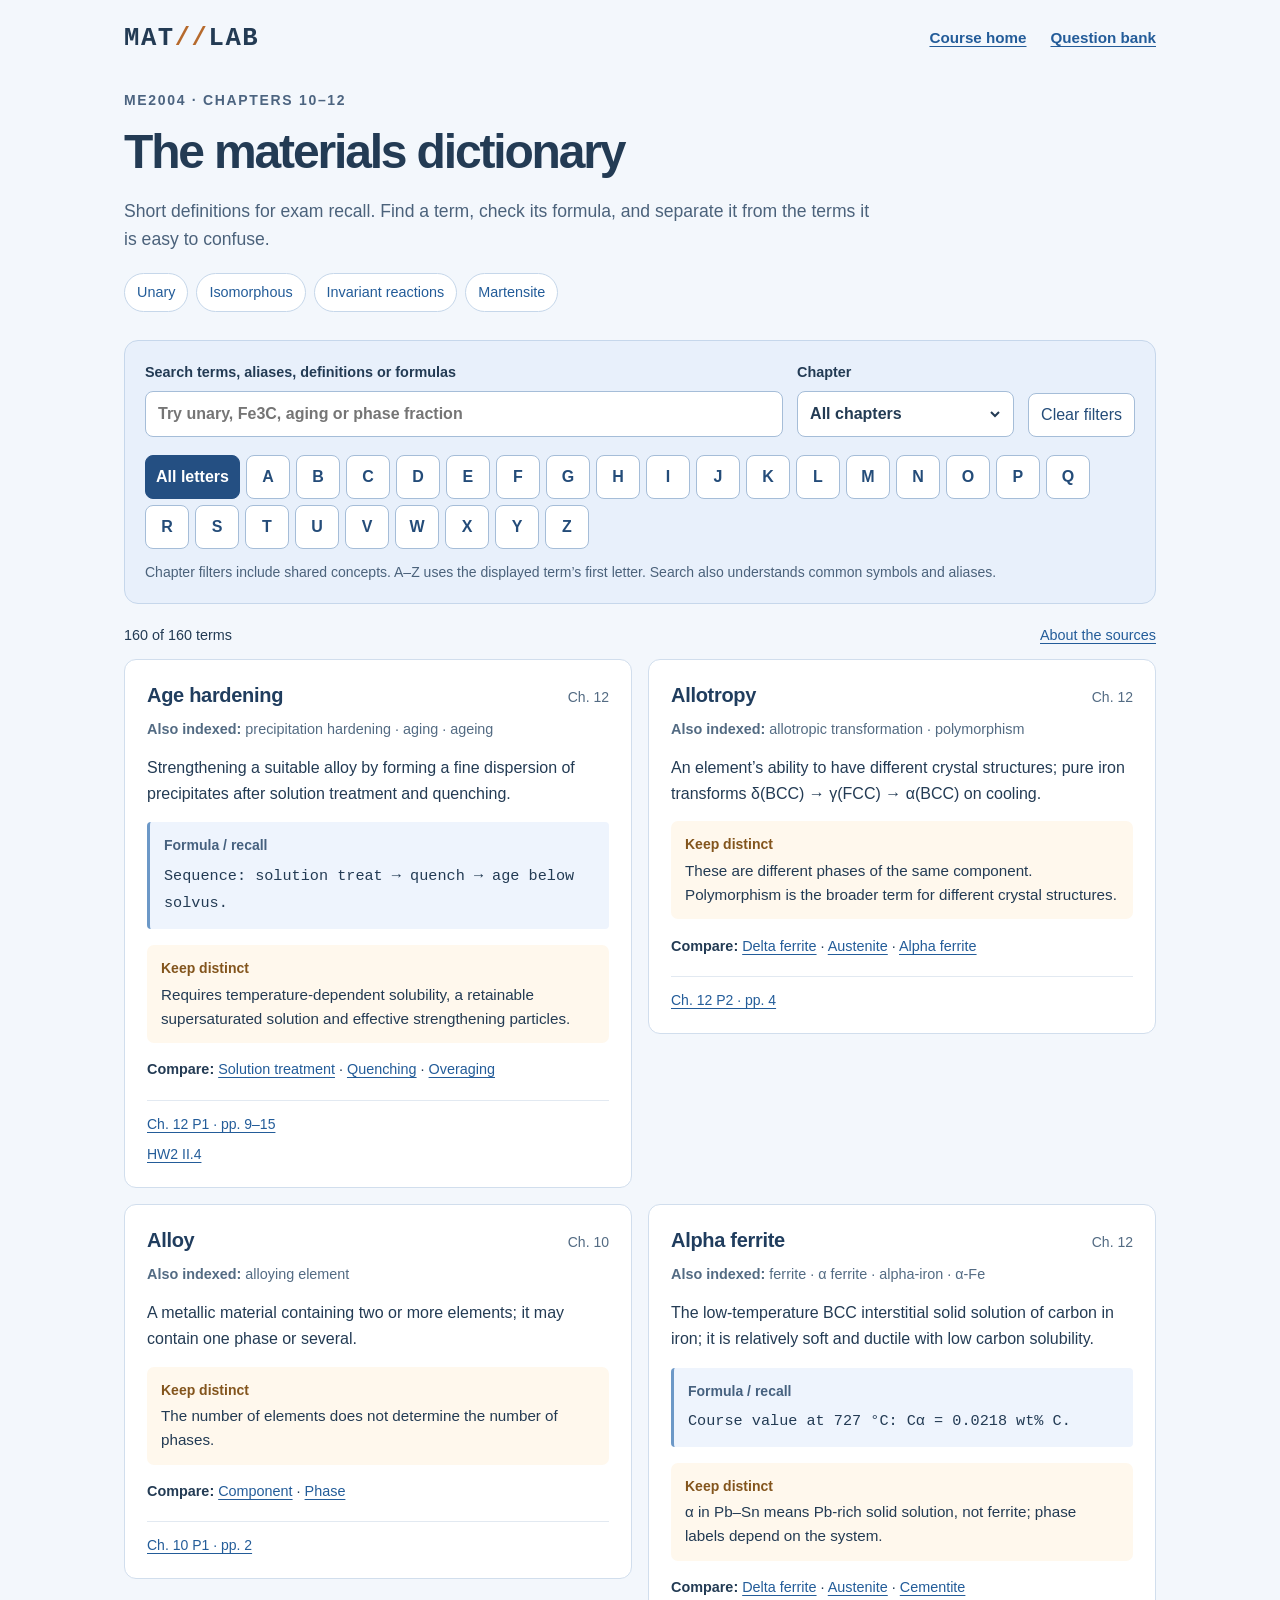
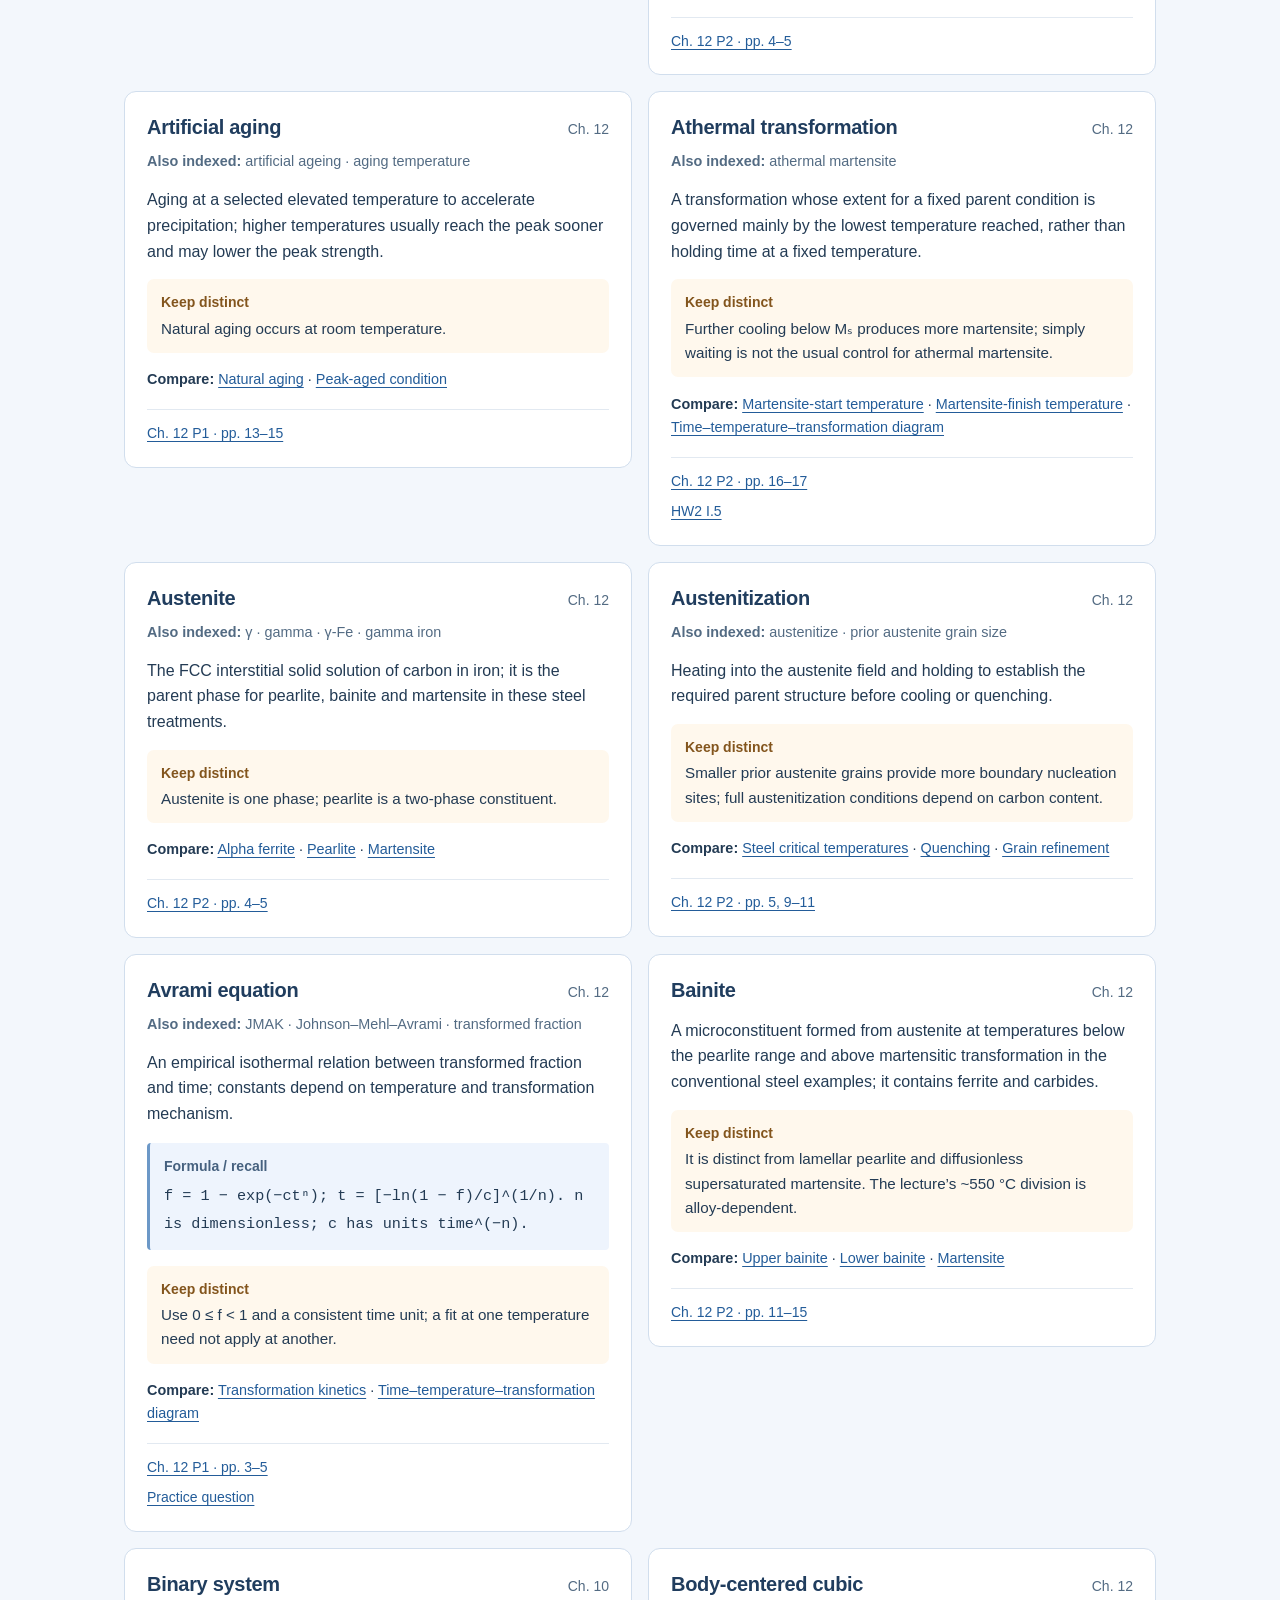
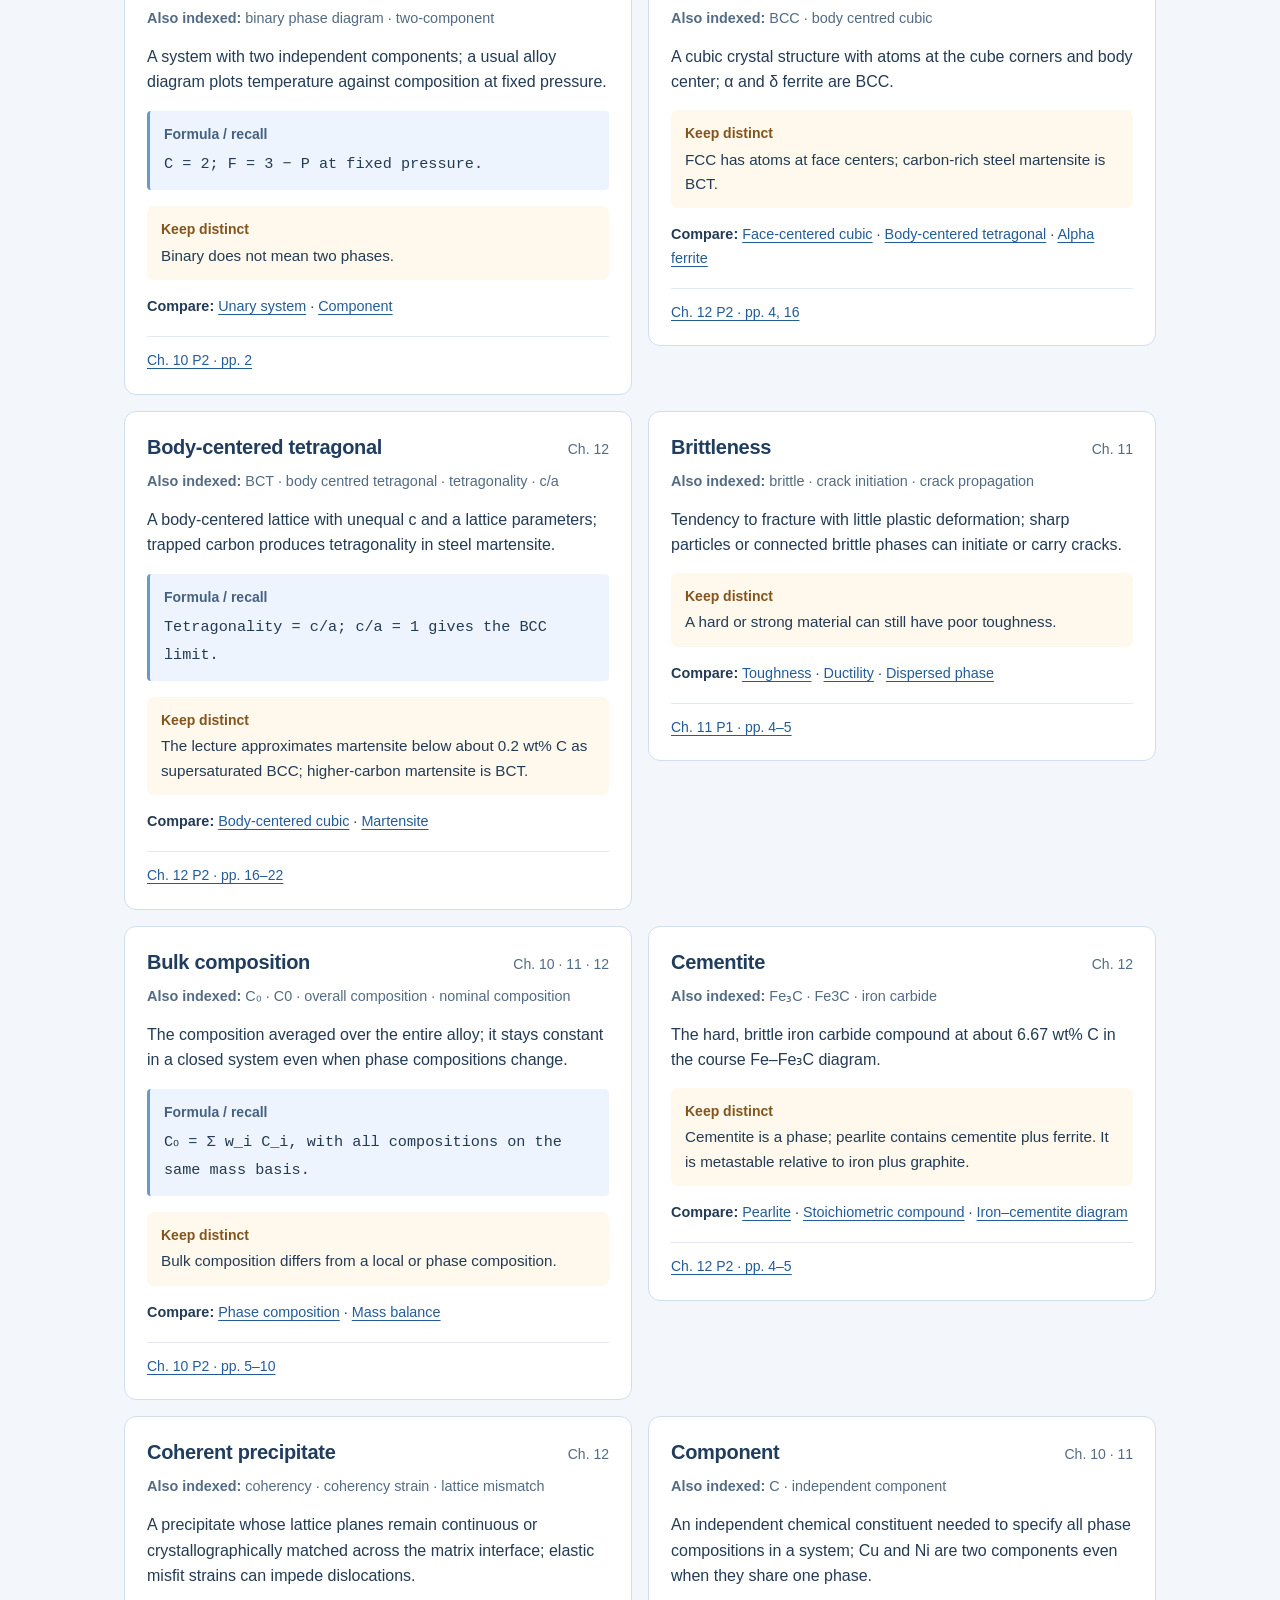
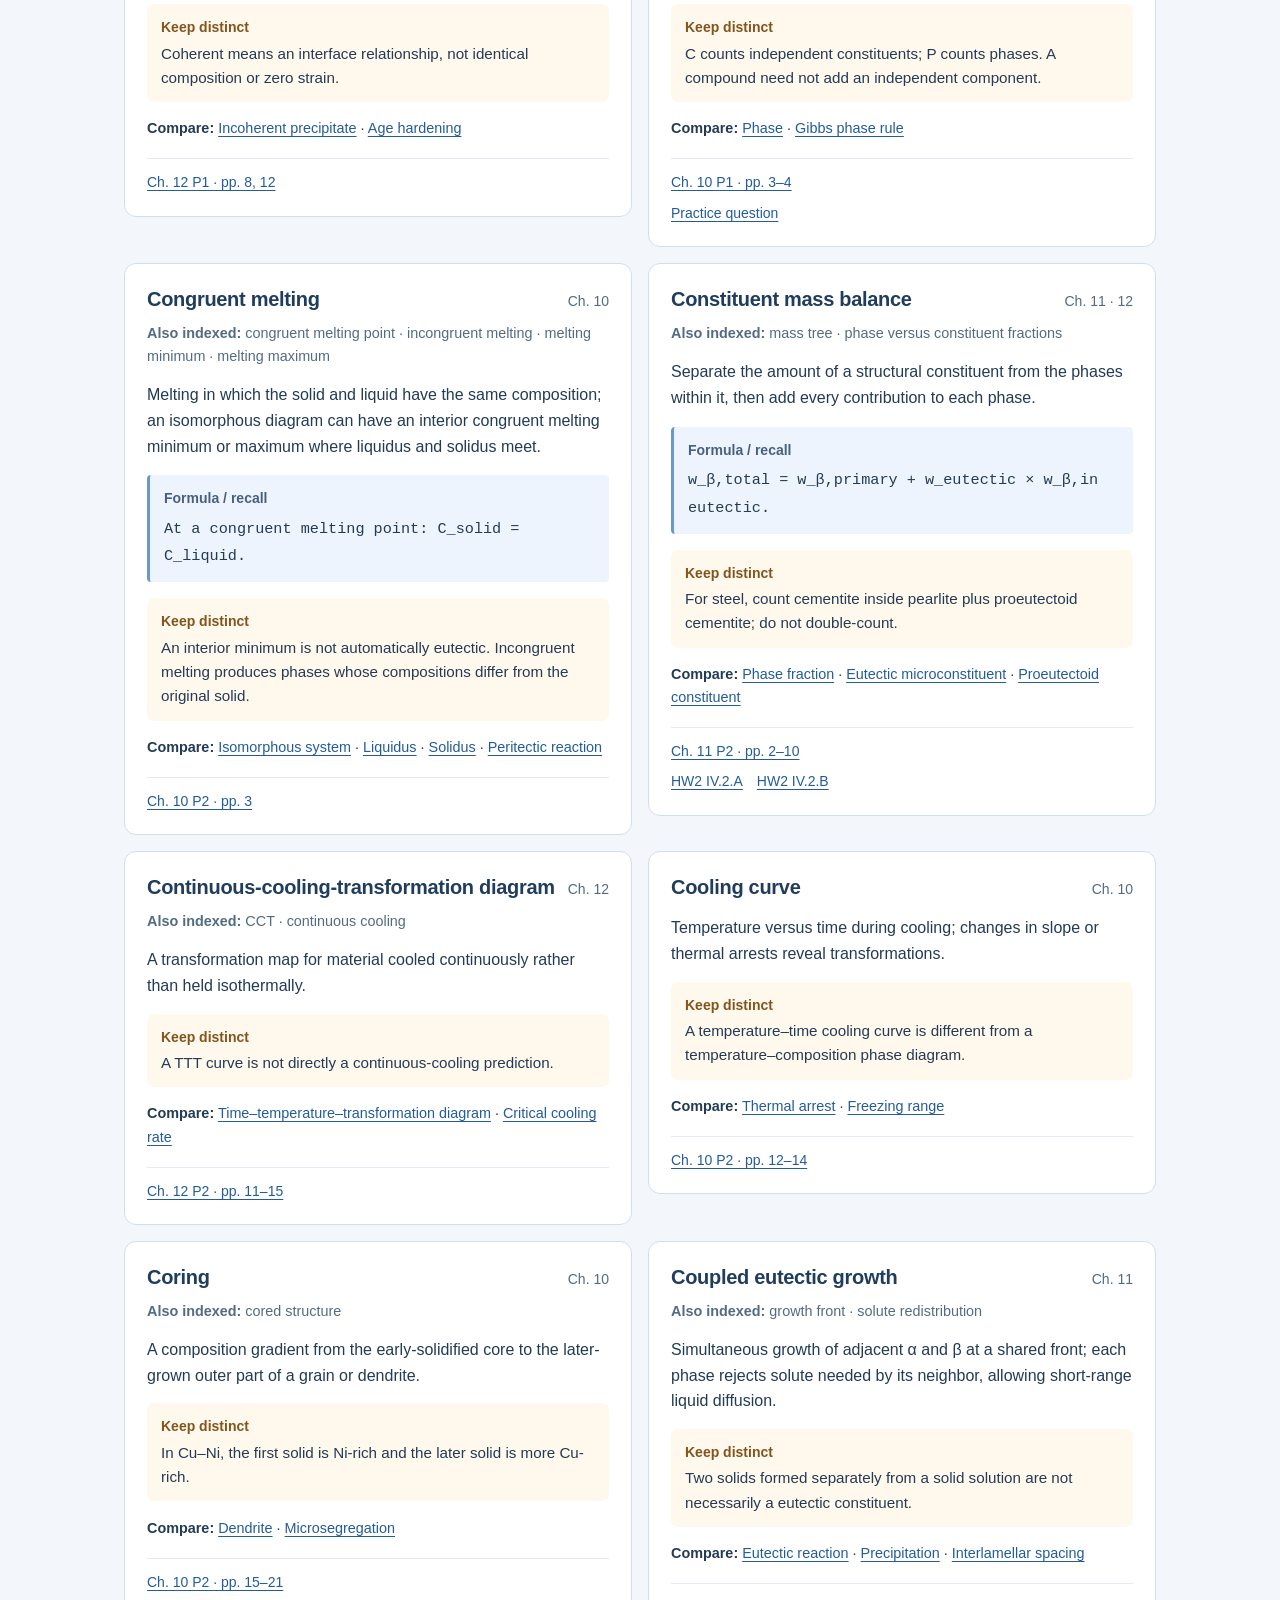
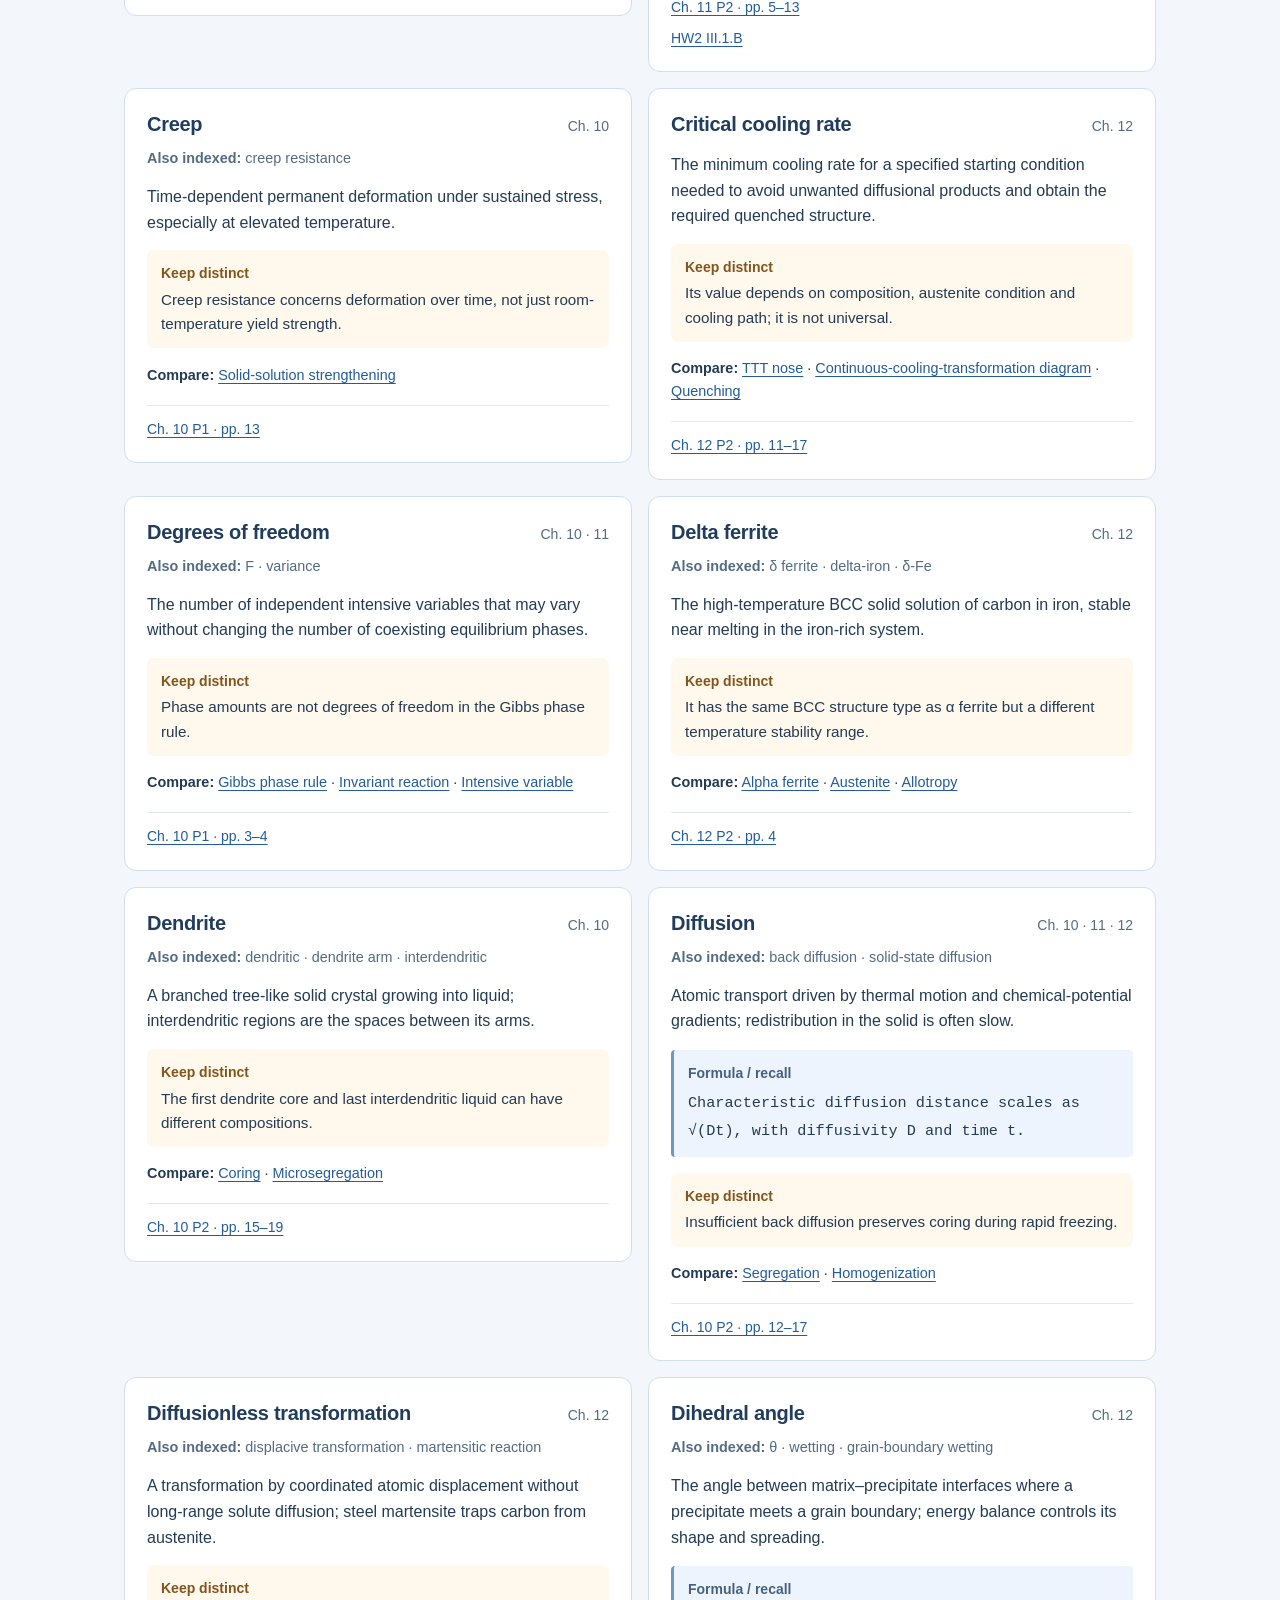
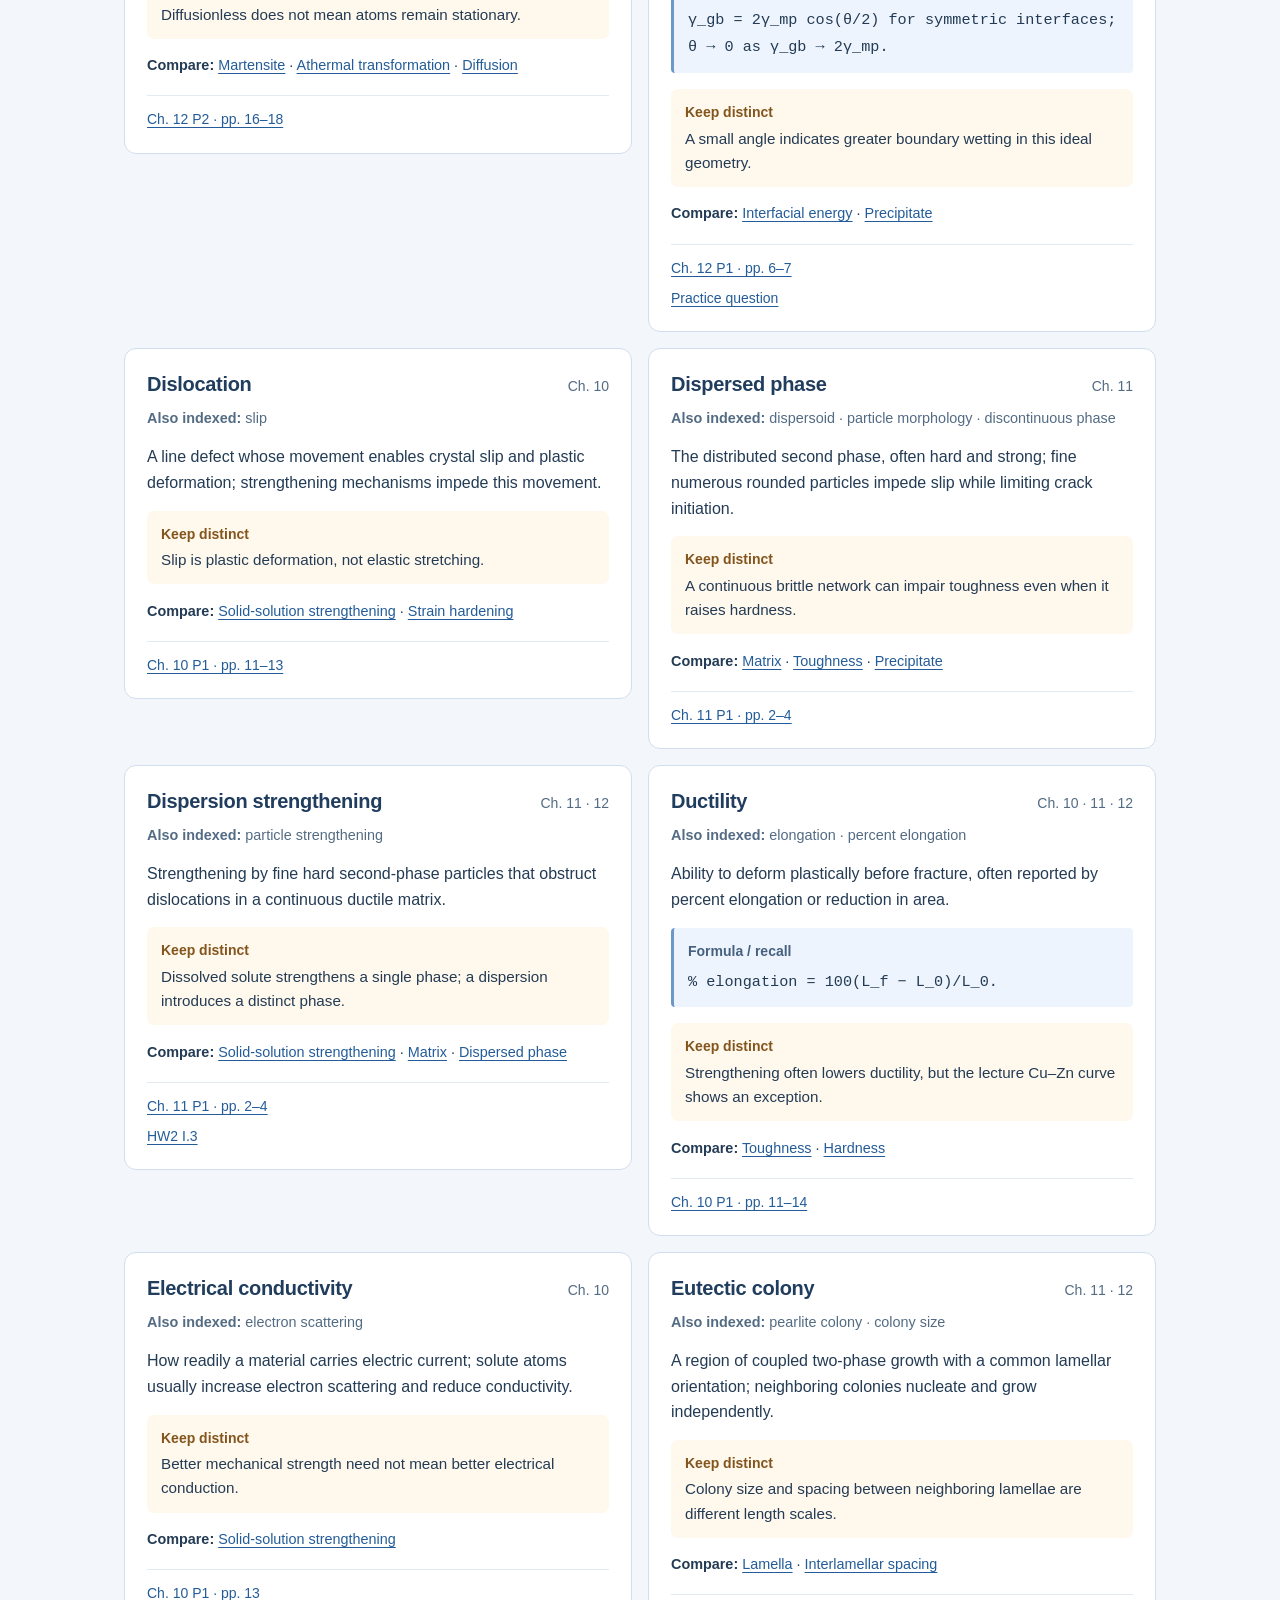
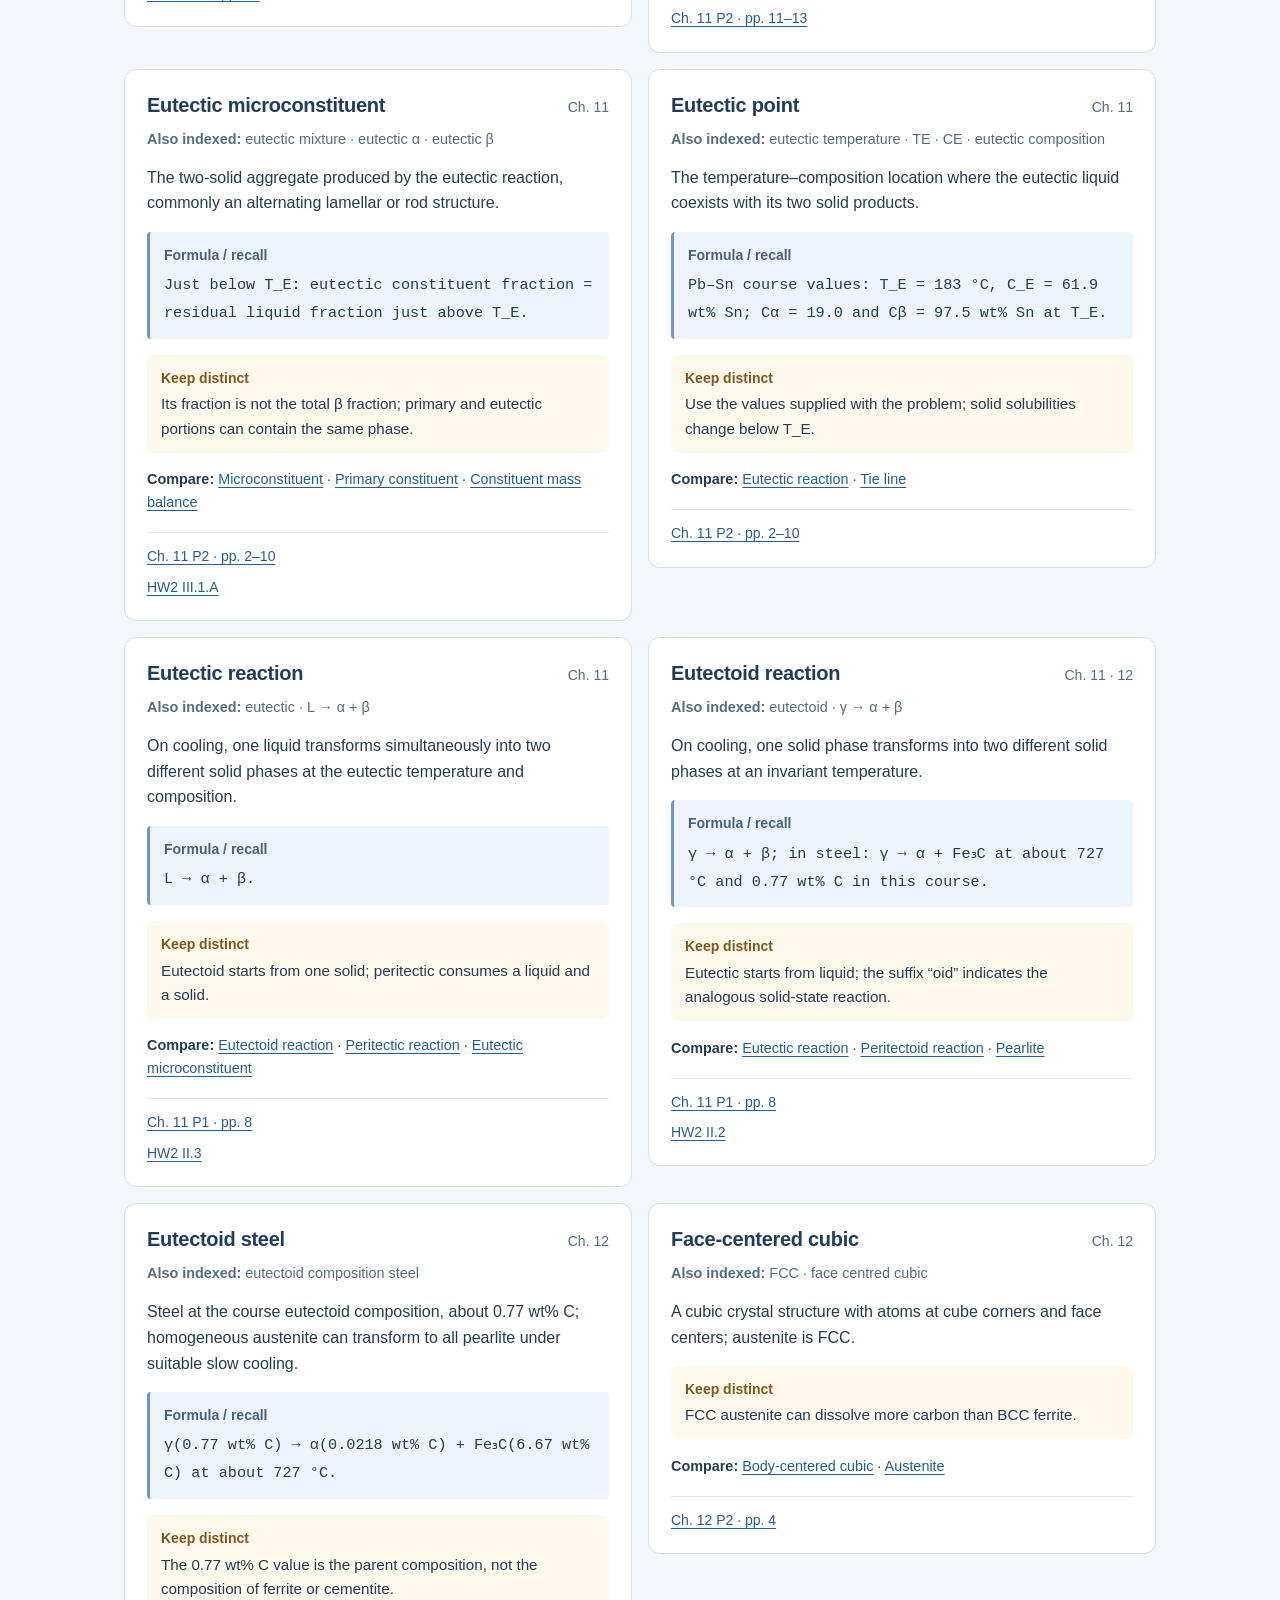
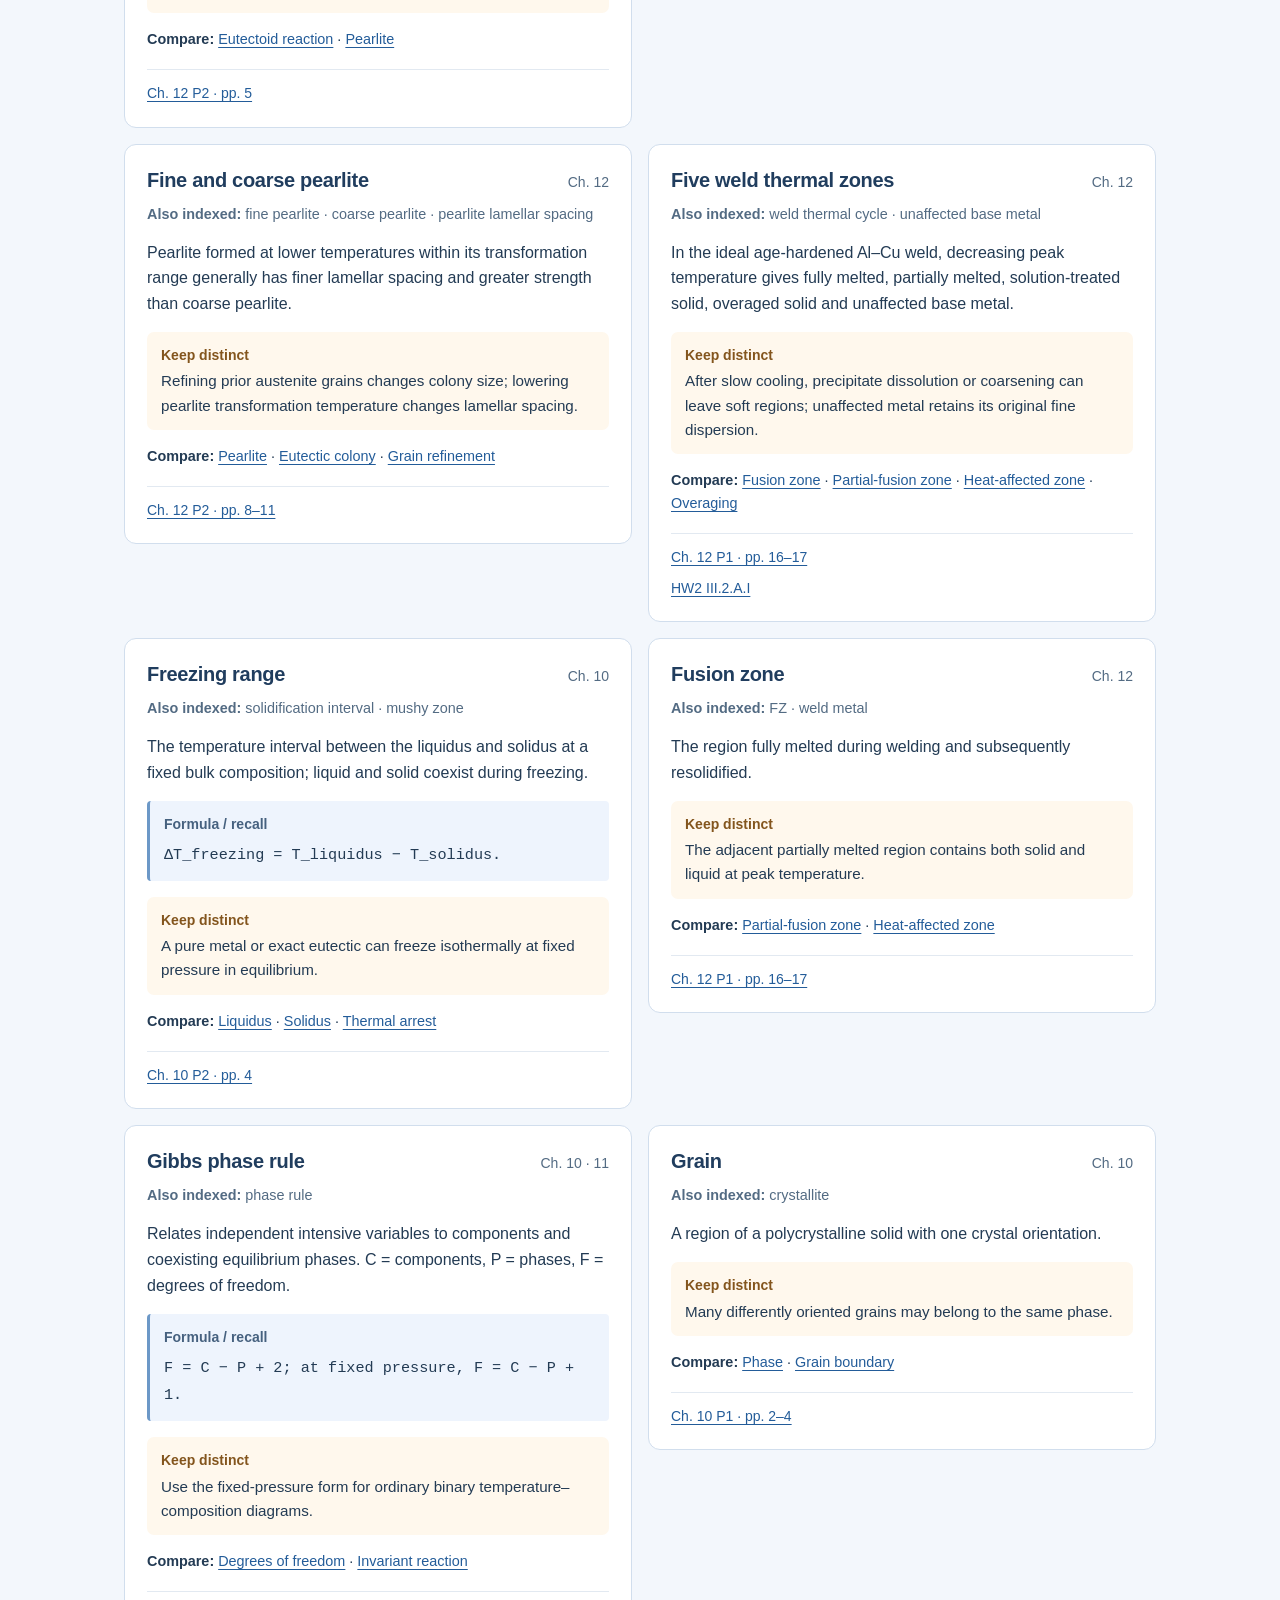
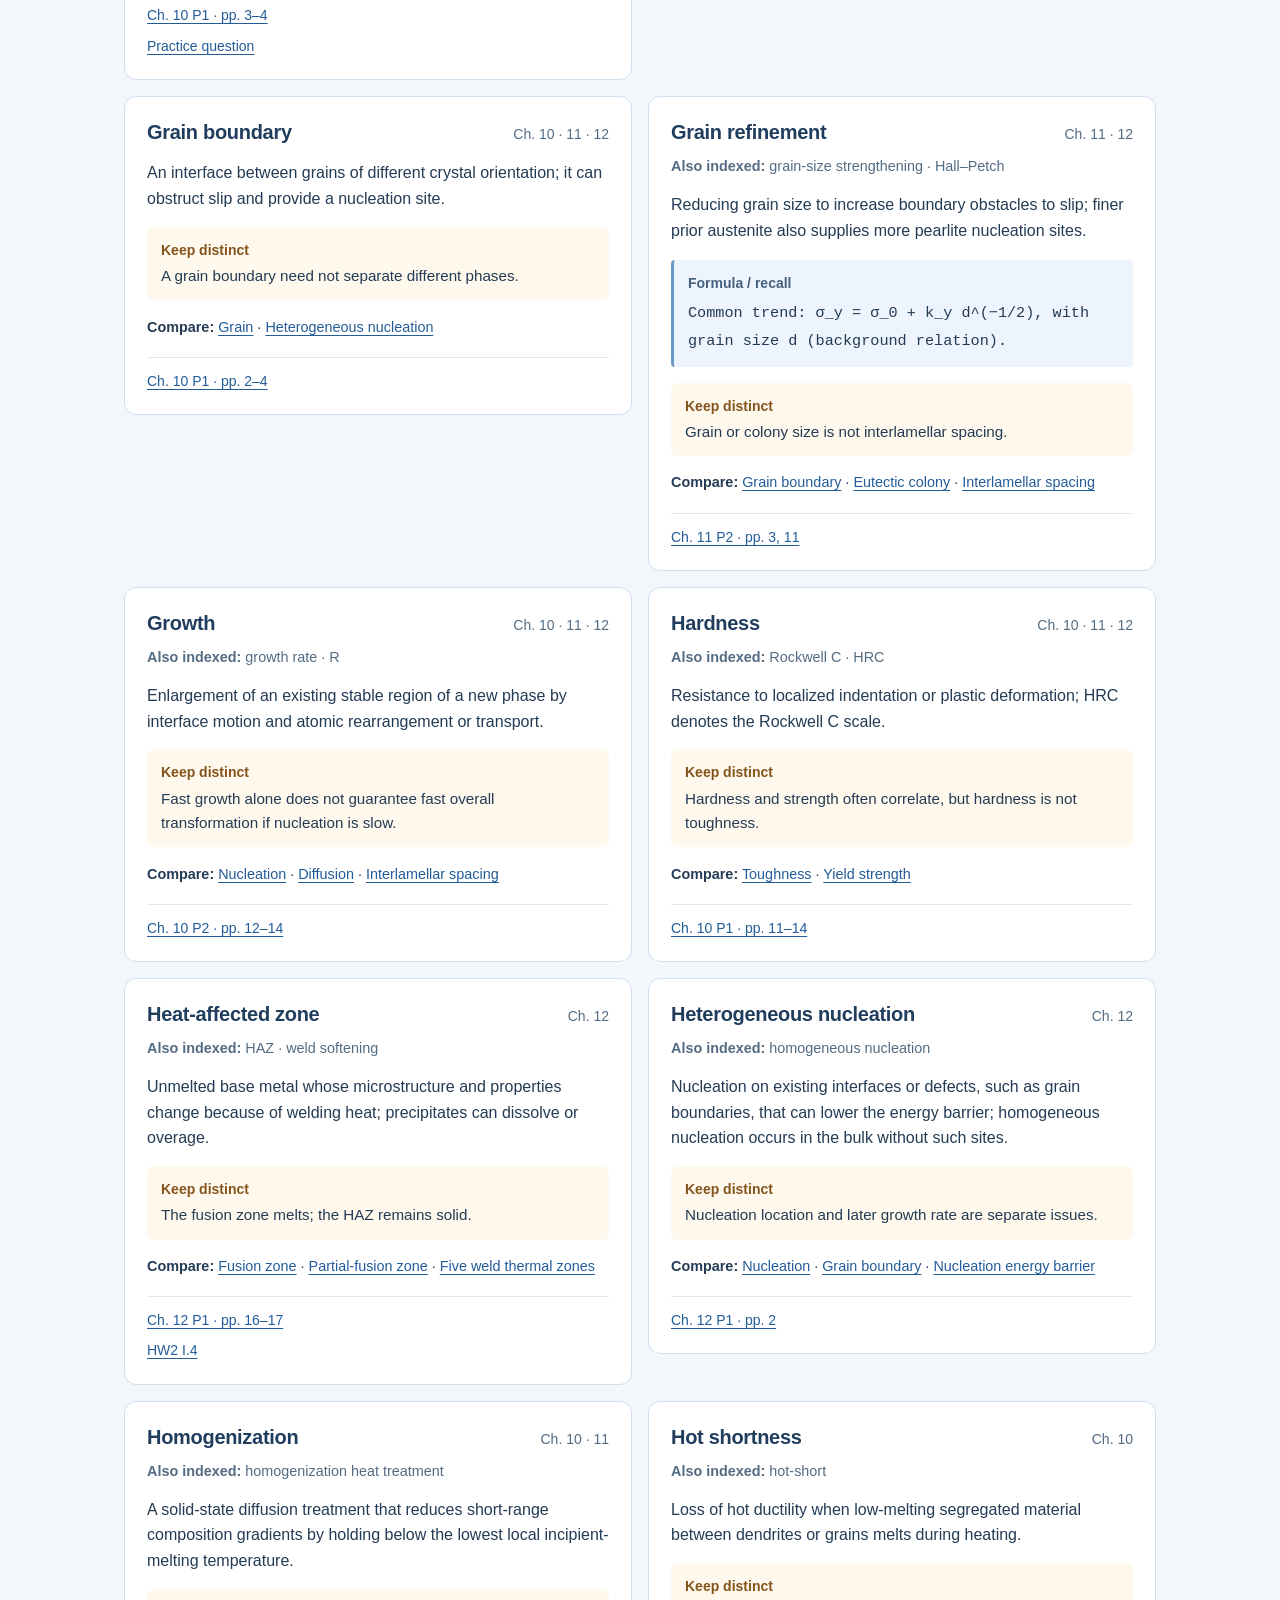
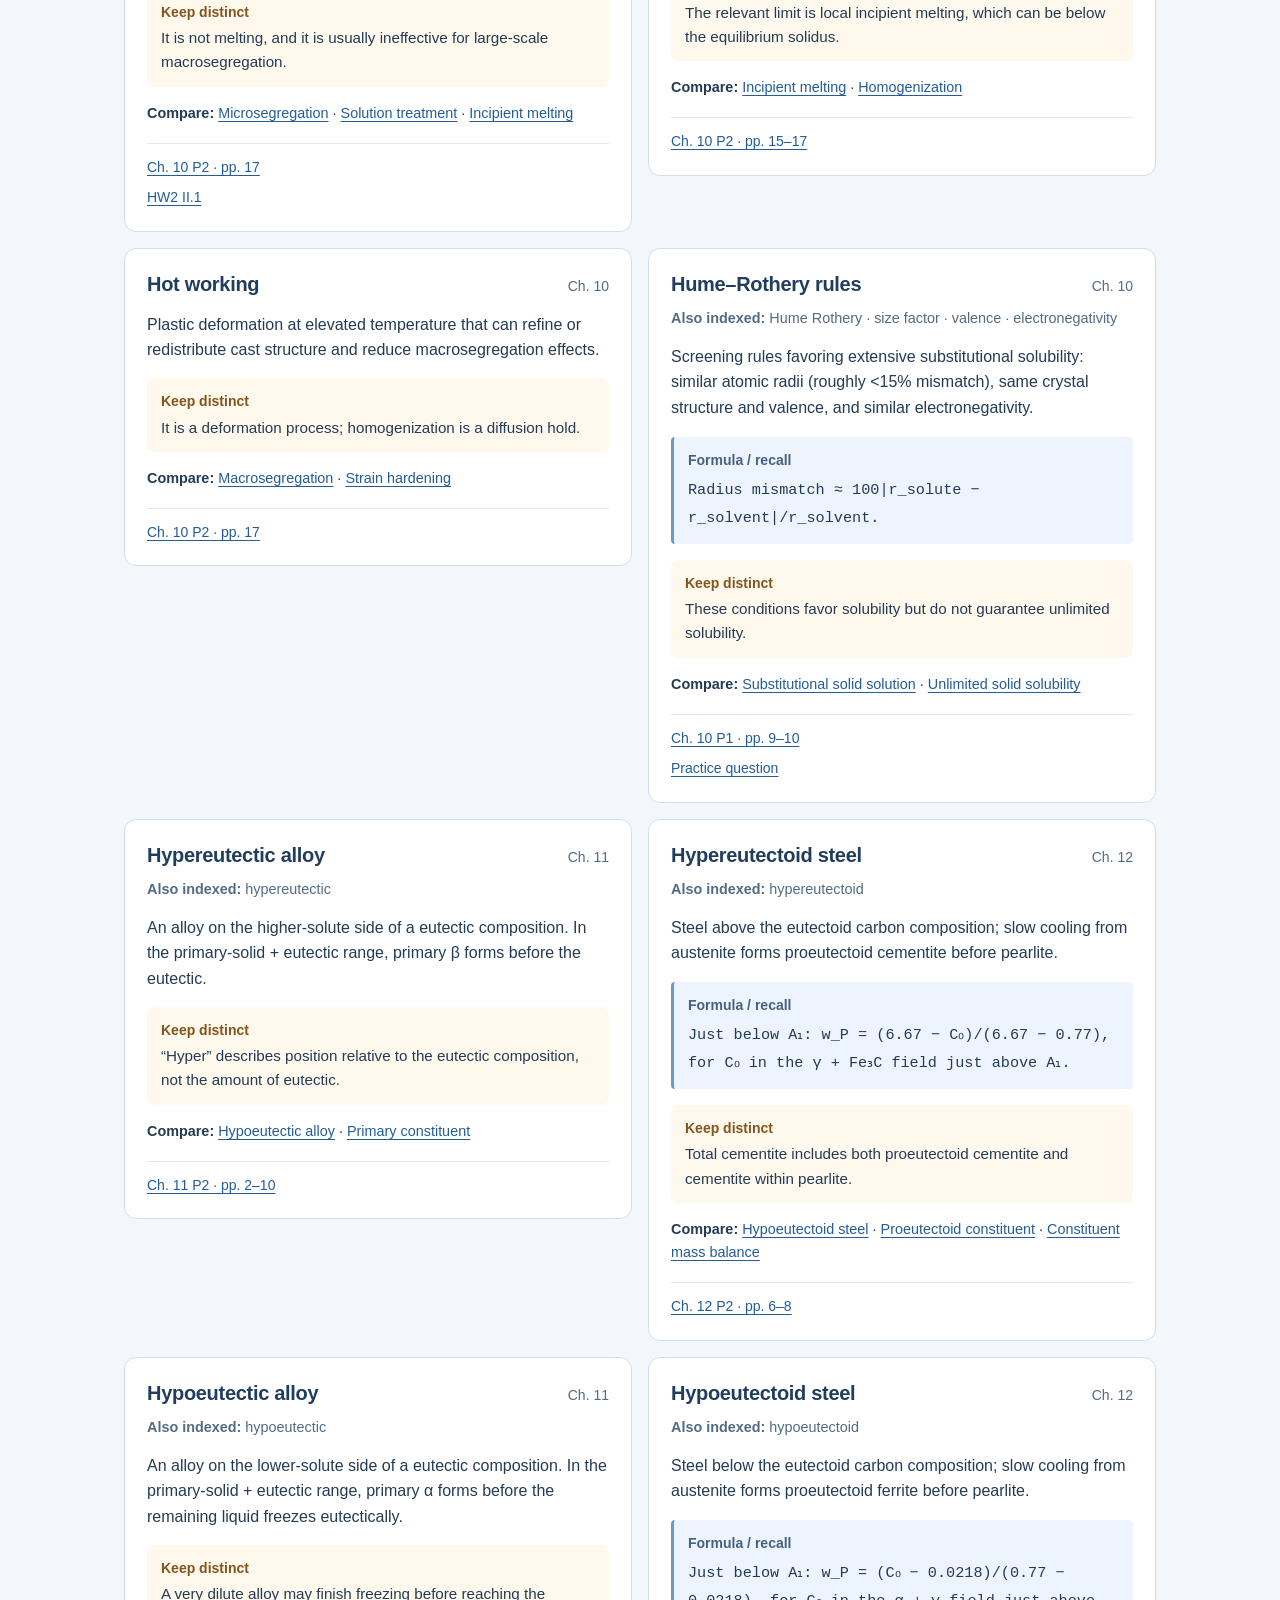
<file: public/glossary.html>
<!doctype html>
<html lang="en">
<head>
  <meta charset="utf-8">
  <meta name="viewport" content="width=device-width,initial-scale=1">
  <meta name="description" content="Searchable ME2004 Chapters 10–12 glossary: phase diagrams, eutectics, strengthening, aging and steel transformations.">
  <title>Chapters 10–12 Glossary | Materials Lab</title>
  <link rel="icon" href="./favicon.svg">
  <link rel="stylesheet" href="./glossary.css?v=1">
  <script defer src="./glossary-data.js?v=2"></script>
  <script defer src="./glossary-core.js?v=1"></script>
  <script defer src="./glossary.js?v=1"></script>
</head>
<body>
  <a class="skipLink" href="#glossaryResults">Skip to definitions</a>
  <main class="glossaryPage">
    <header class="glossaryTop">
      <a class="brand" href="./index.html" aria-label="Materials Lab course homepage">MAT<span>//</span>LAB</a>
      <nav aria-label="Course links"><a href="./index.html">Course home</a><a href="./phase-practice.html">Question bank</a></nav>
    </header>
    <section class="intro" aria-labelledby="glossaryTitle">
      <p class="eyebrow">ME2004 · CHAPTERS 10–12</p>
      <h1 id="glossaryTitle">The materials dictionary</h1>
      <p>Short definitions for exam recall. Find a term, check its formula, and separate it from the terms it is easy to confuse.</p>
      <div class="quickTerms" aria-label="Commonly requested terms"><a href="#unary">Unary</a><a href="#isomorphous">Isomorphous</a><a href="#invariant-reaction">Invariant reactions</a><a href="#martensite">Martensite</a></div>
    </section>
    <form id="glossaryFilters" class="filters" role="search" aria-label="Find a glossary term">
      <div class="filterRow">
        <label class="searchLabel" for="glossarySearch">Search terms, aliases, definitions or formulas<input type="search" id="glossarySearch" placeholder="Try unary, Fe3C, aging or phase fraction" autocomplete="off" aria-controls="glossaryResults"></label>
        <label for="glossaryChapter">Chapter<select id="glossaryChapter" aria-controls="glossaryResults"><option value="all">All chapters</option><option value="10">10 · Phase equilibrium</option><option value="11">11 · Eutectics</option><option value="12">12 · Heat treatments</option></select></label>
        <button id="glossaryClear" type="button">Clear filters</button>
      </div>
      <div id="glossaryAlphabet" class="alphabet" role="group" aria-label="Filter by first letter of term"></div>
      <p class="filterHint">Chapter filters include shared concepts. A–Z uses the displayed term’s first letter. Search also understands common symbols and aliases.</p>
    </form>
    <div class="resultsBar"><p id="glossaryCount" role="status" aria-live="polite" aria-atomic="true"></p><a href="#sourceNotes">About the sources</a></div>
    <section id="glossaryResults" tabindex="-1" aria-label="Glossary definitions"></section>
    <noscript><p class="empty">Enable JavaScript to search and display the glossary. The <a href="./glossary-data.js">complete definition data</a> is also available as text.</p></noscript>
    <details id="sourceNotes" class="sourceNotes">
      <summary>Sources and coverage</summary>
      <p>Prepared from the extracted text of all six ME2004 Chapter 10–12 COOL decks, re-read on 27 November 2026, plus the existing 102-question bank and archived four-page Homework 2 PDF. References name the relevant PDF page ranges; they are topic pointers, not quotations. Background explanations and formula rearrangements are study aids.</p>
      <p>Some lecture pages contain diagrams with little extractable text. Those diagrams were not independently visually audited for this glossary. Supplementary details follow the existing source-reviewed question bank. A full visual source audit is not claimed. The live HW2 connector read was unavailable; its archived repository copy was used.</p>
      <ul id="glossarySources"></ul>
      <p>The five invariant reactions taught here are eutectic, peritectic, monotectic, eutectoid and peritectoid. All reaction equations are written for cooling; heating reverses them. Steel and Pb–Sn values follow the course convention; use a question’s supplied numbers when they differ.</p>
      <p><a href="./phase-practice.html?unit=homework">Homework 2 practice</a> · <a href="#glossaryTitle">Back to top</a></p>
    </details>
  </main>
</body>
</html>
</file>
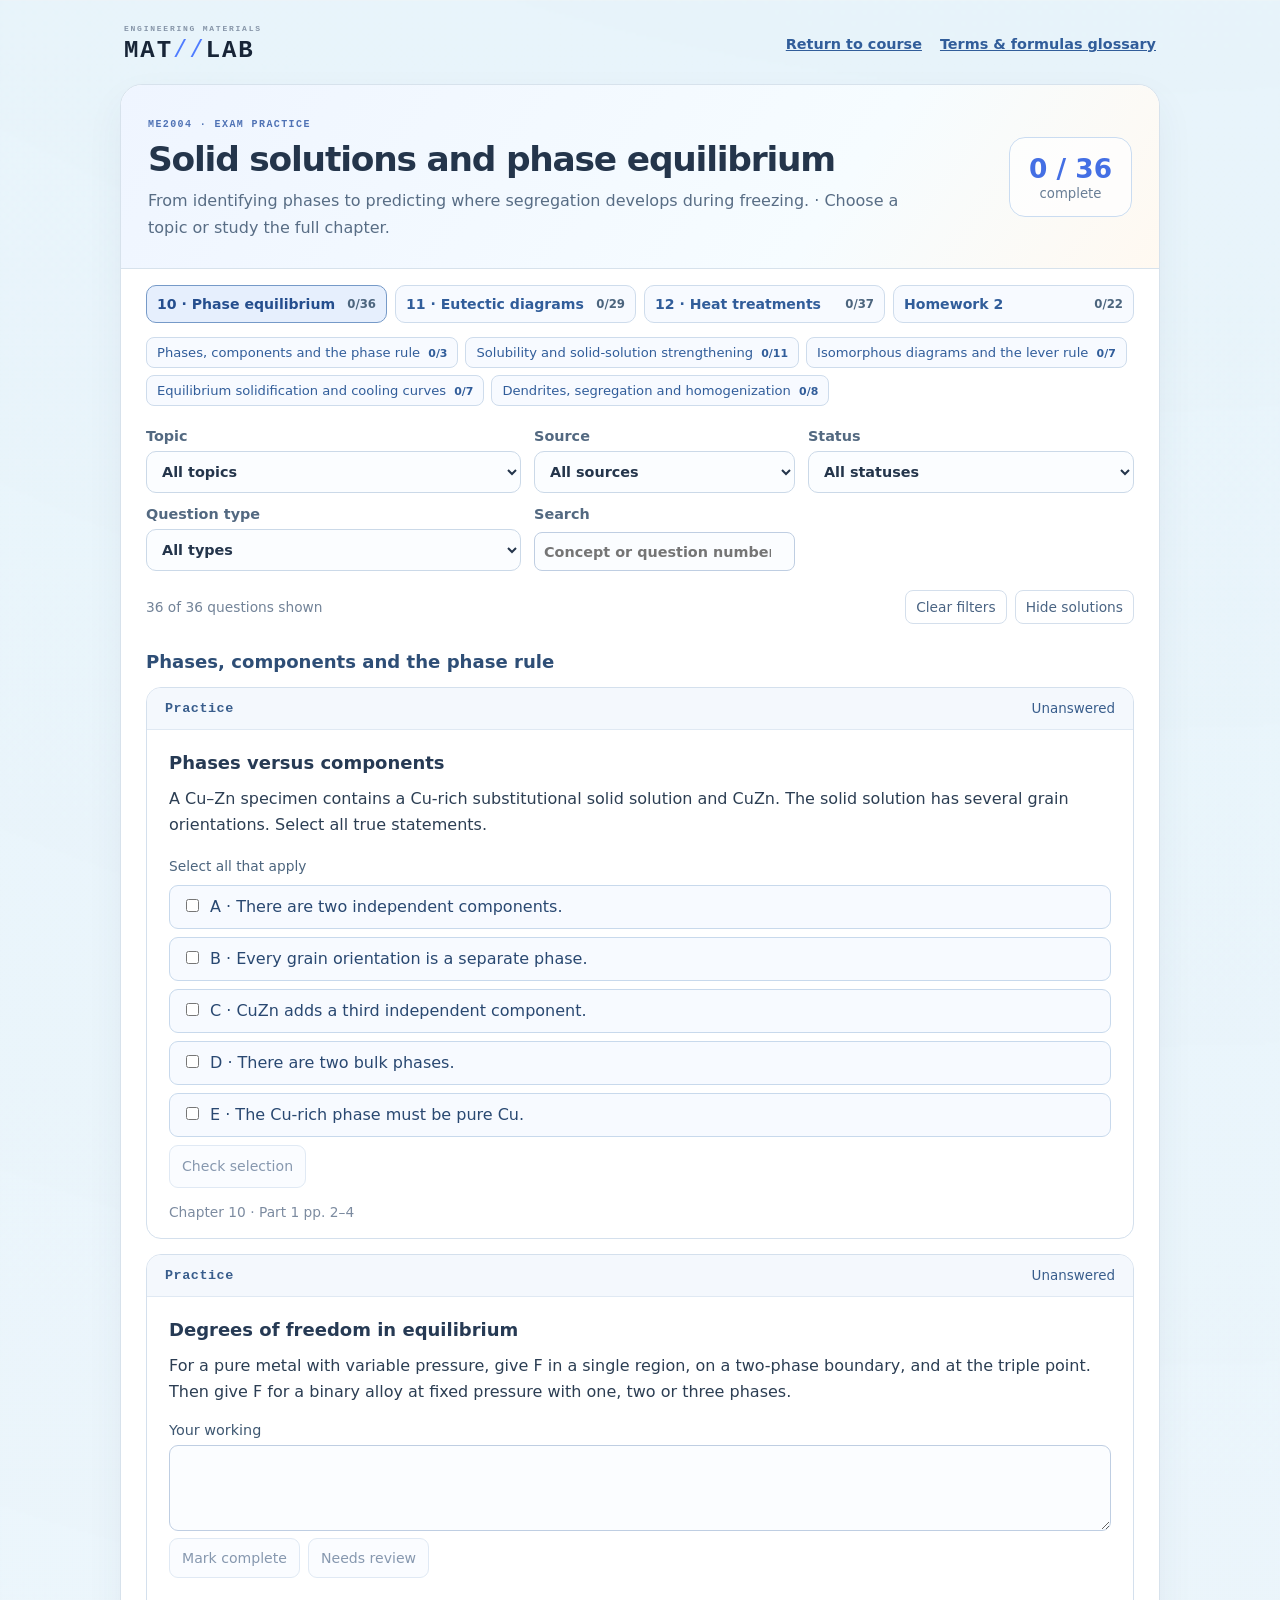
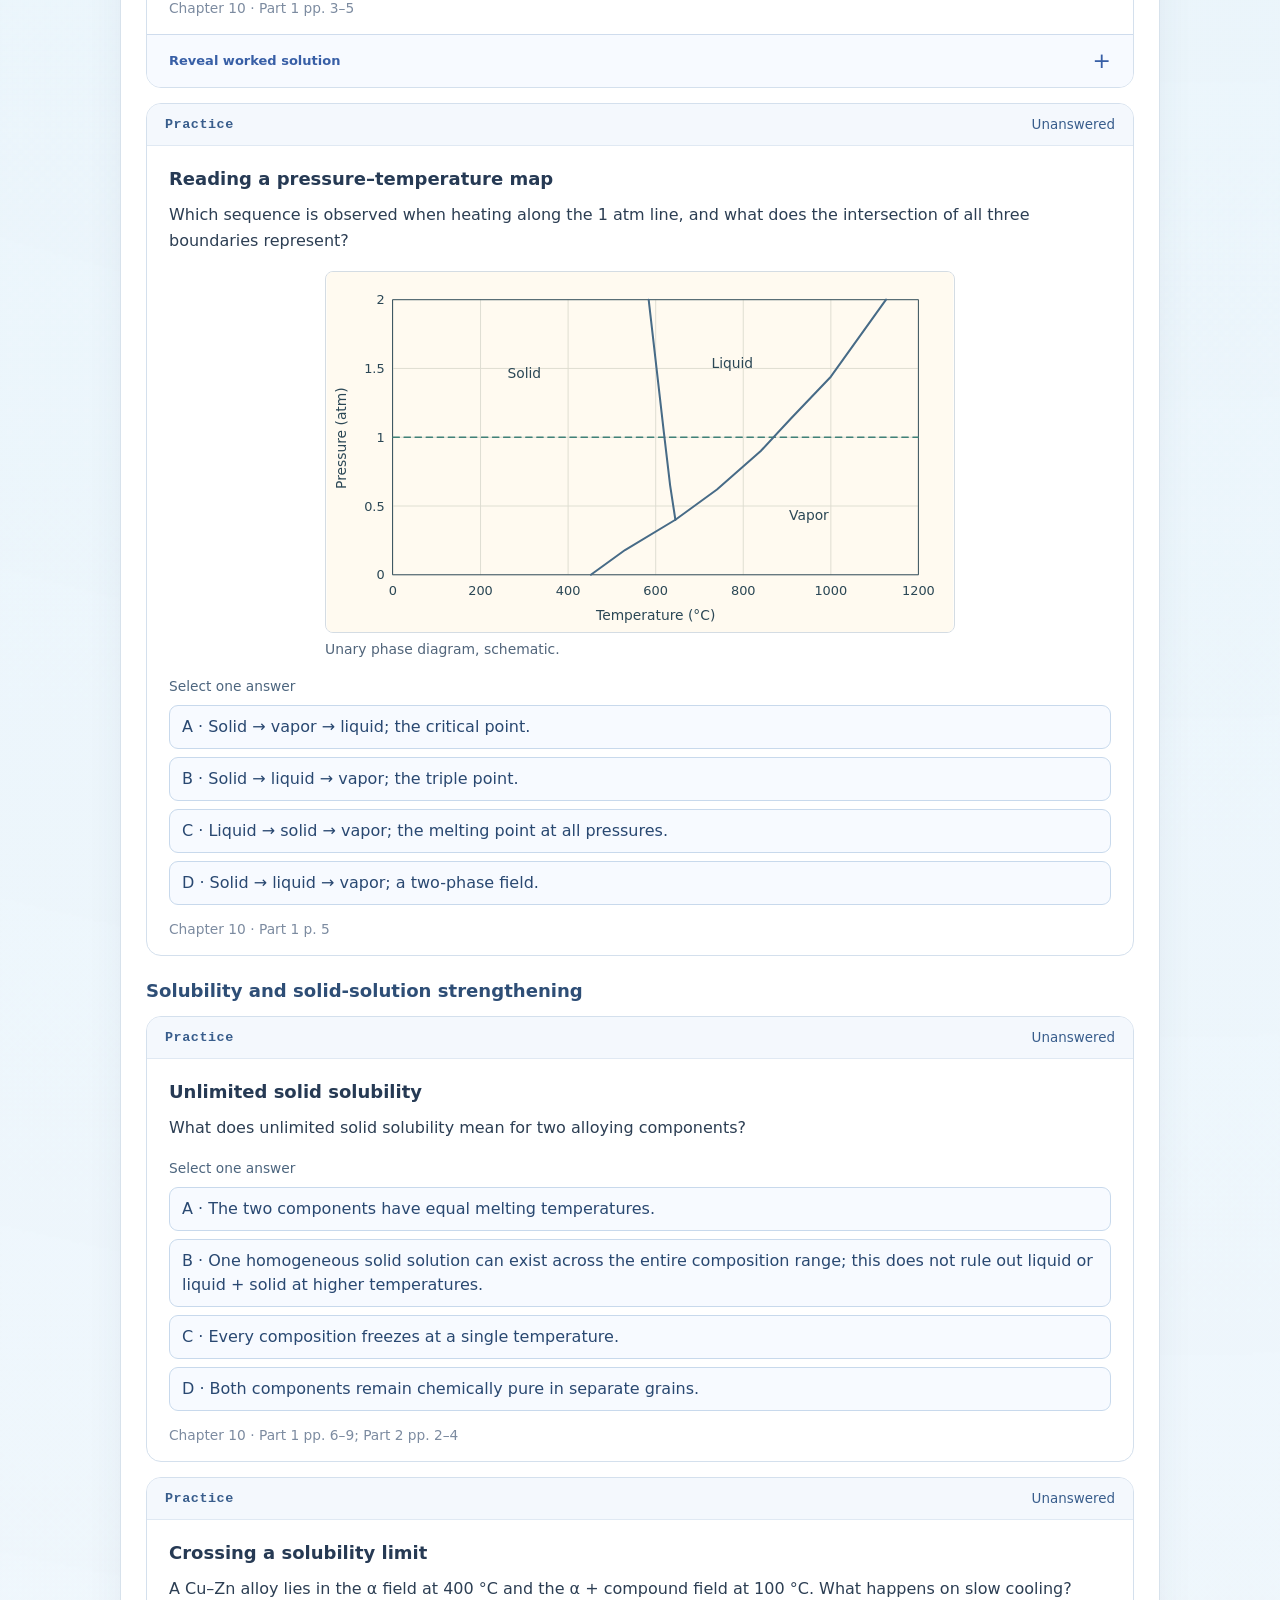
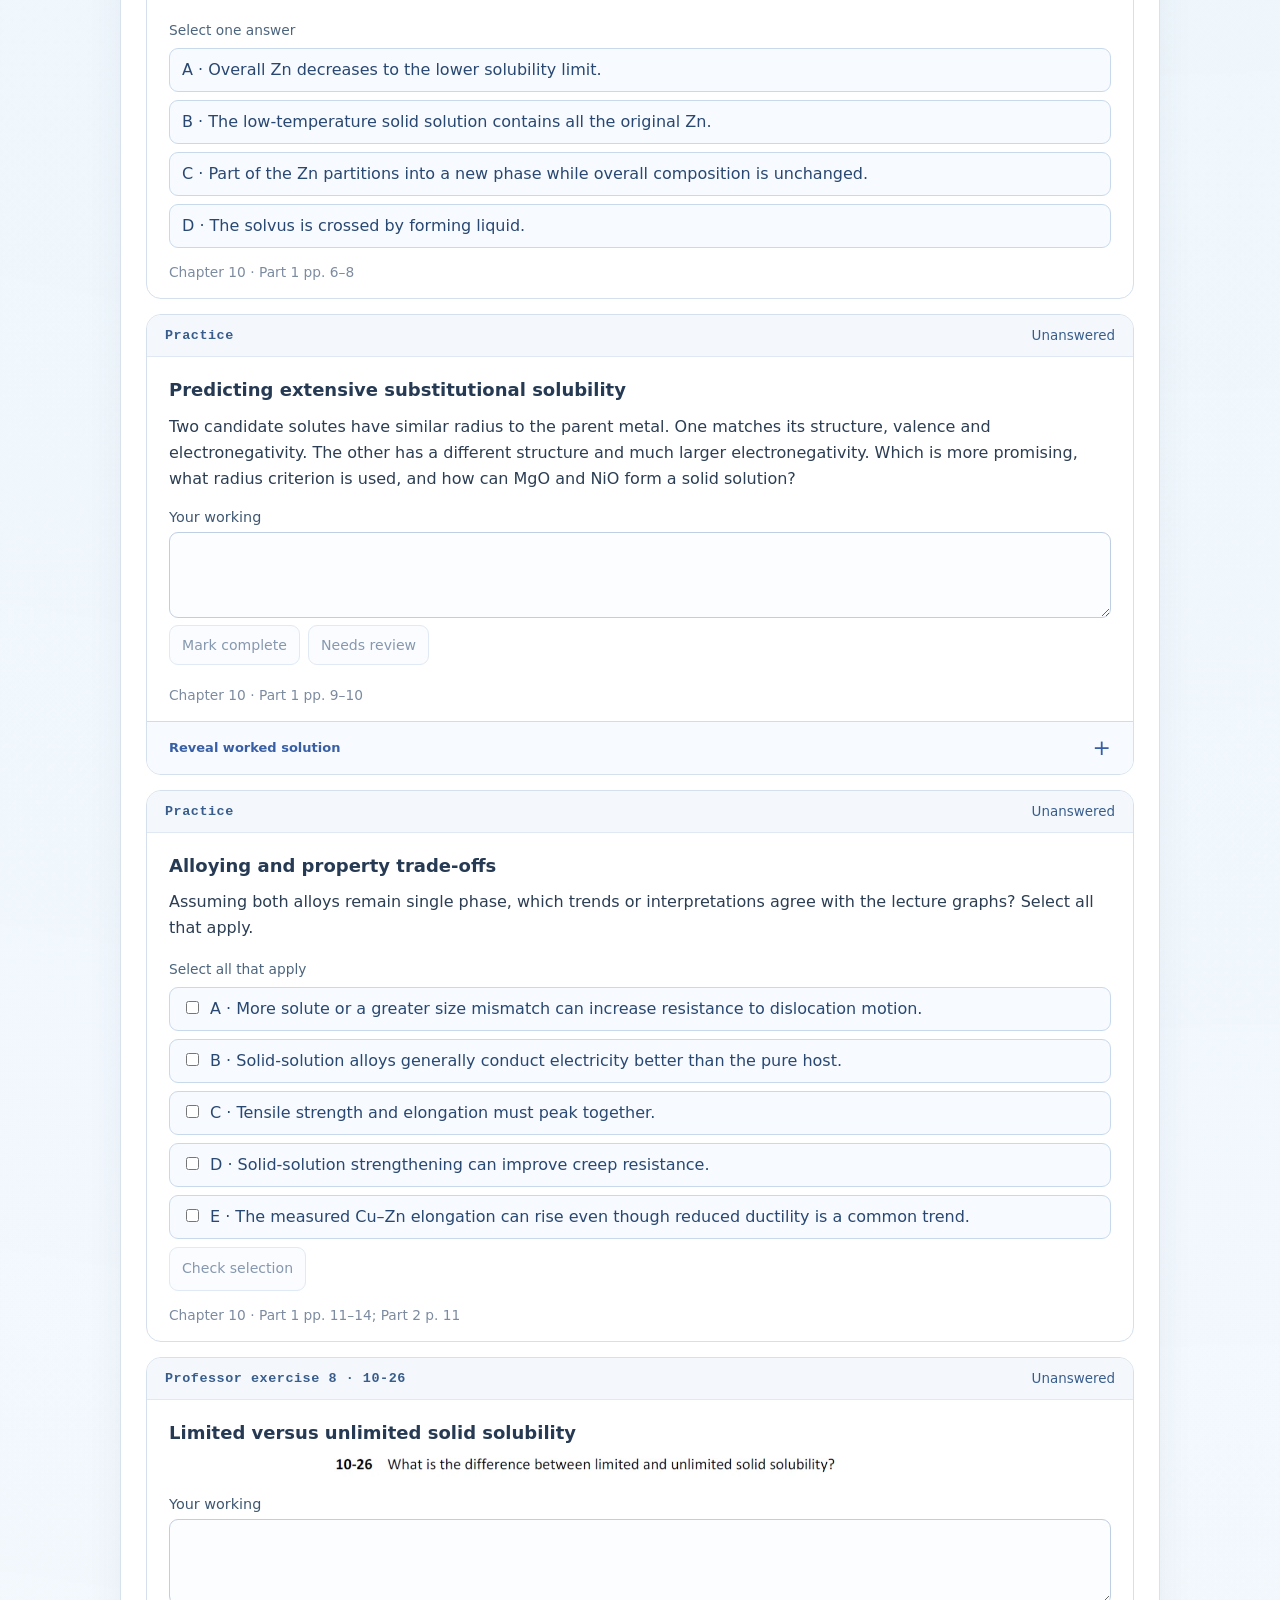
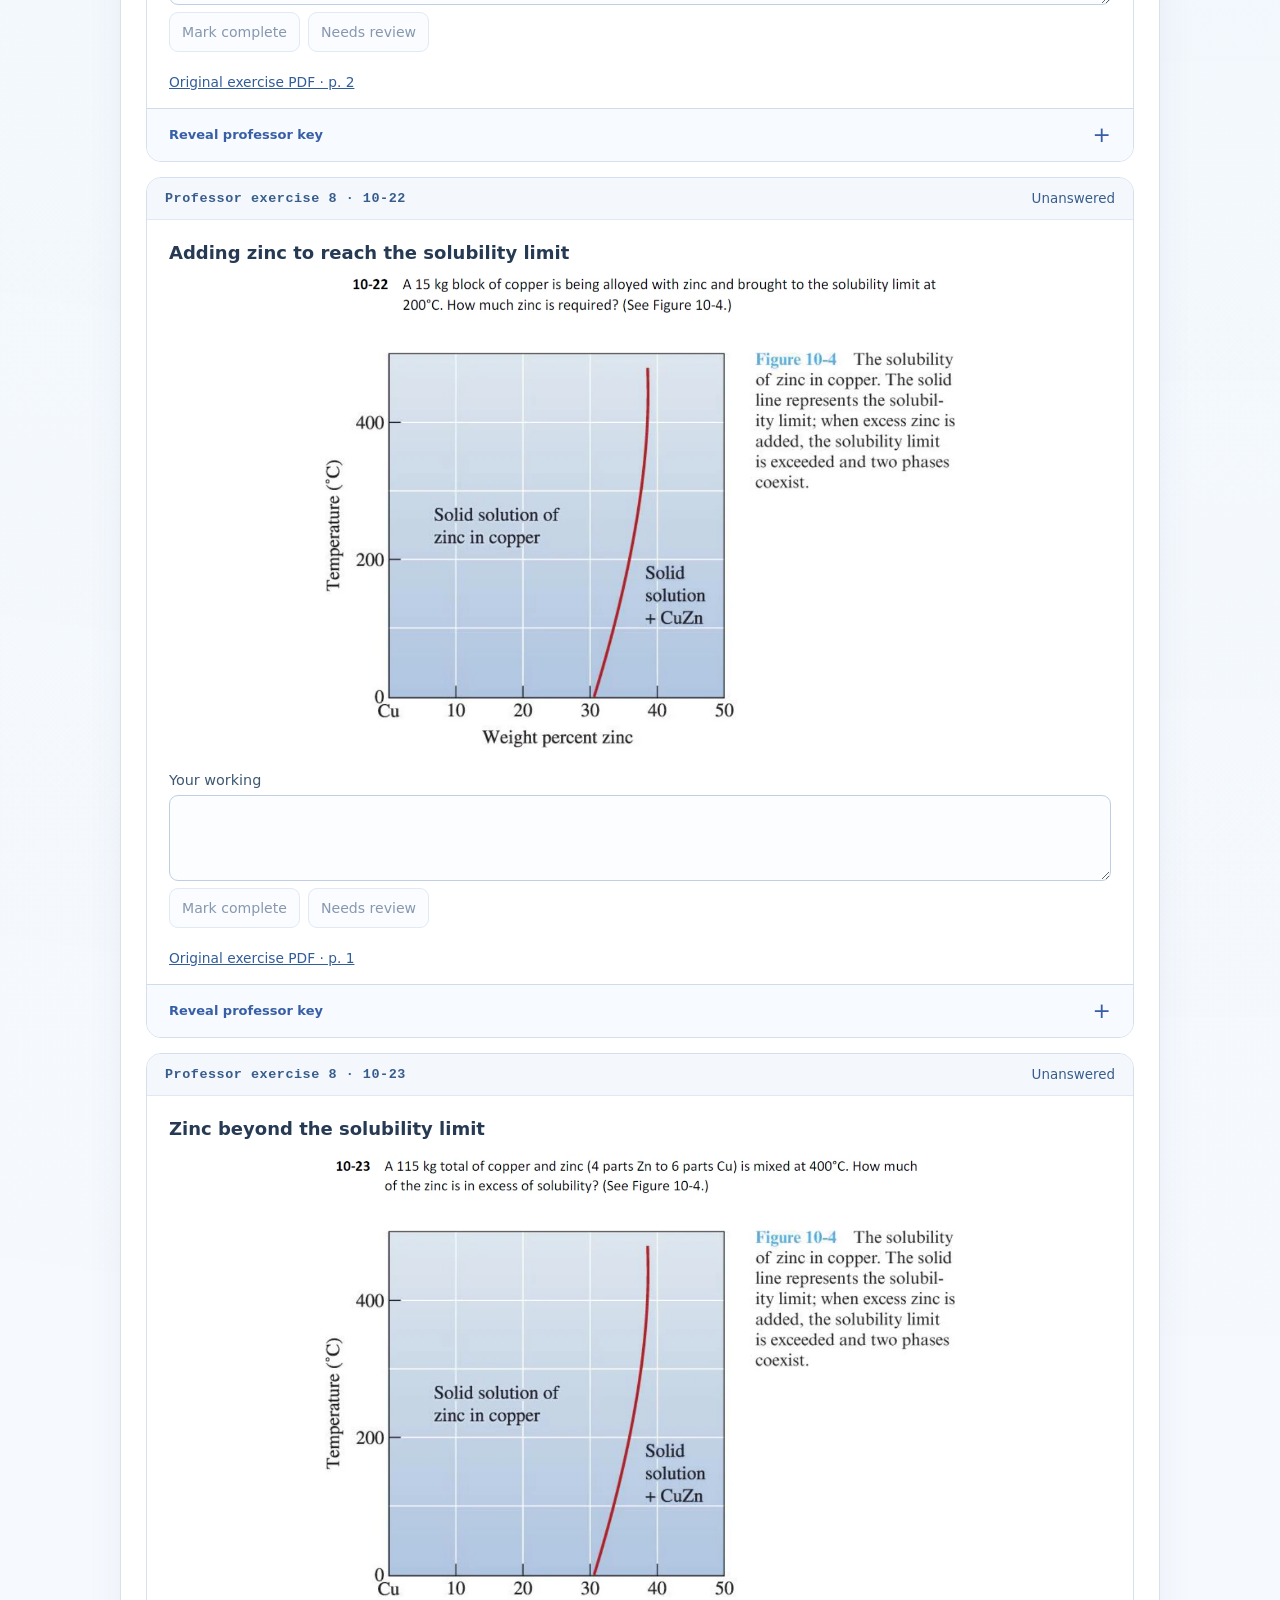
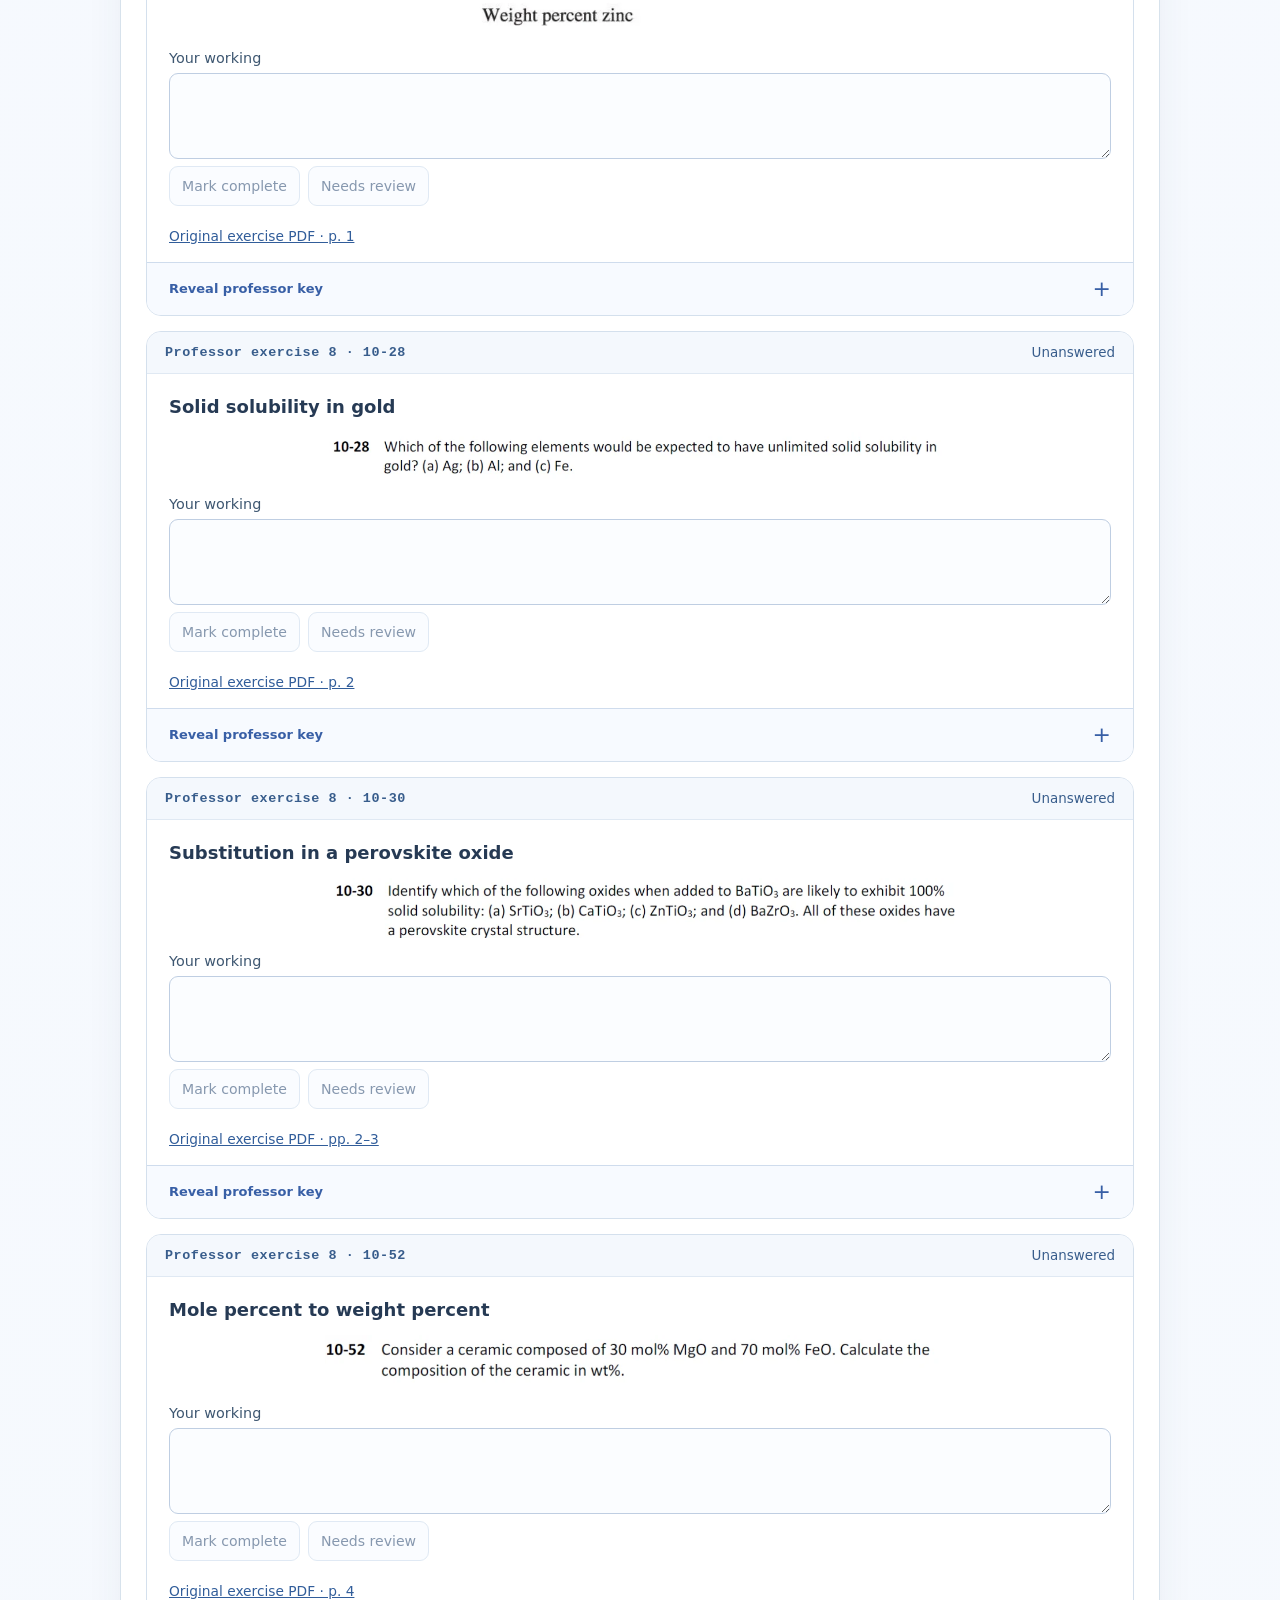
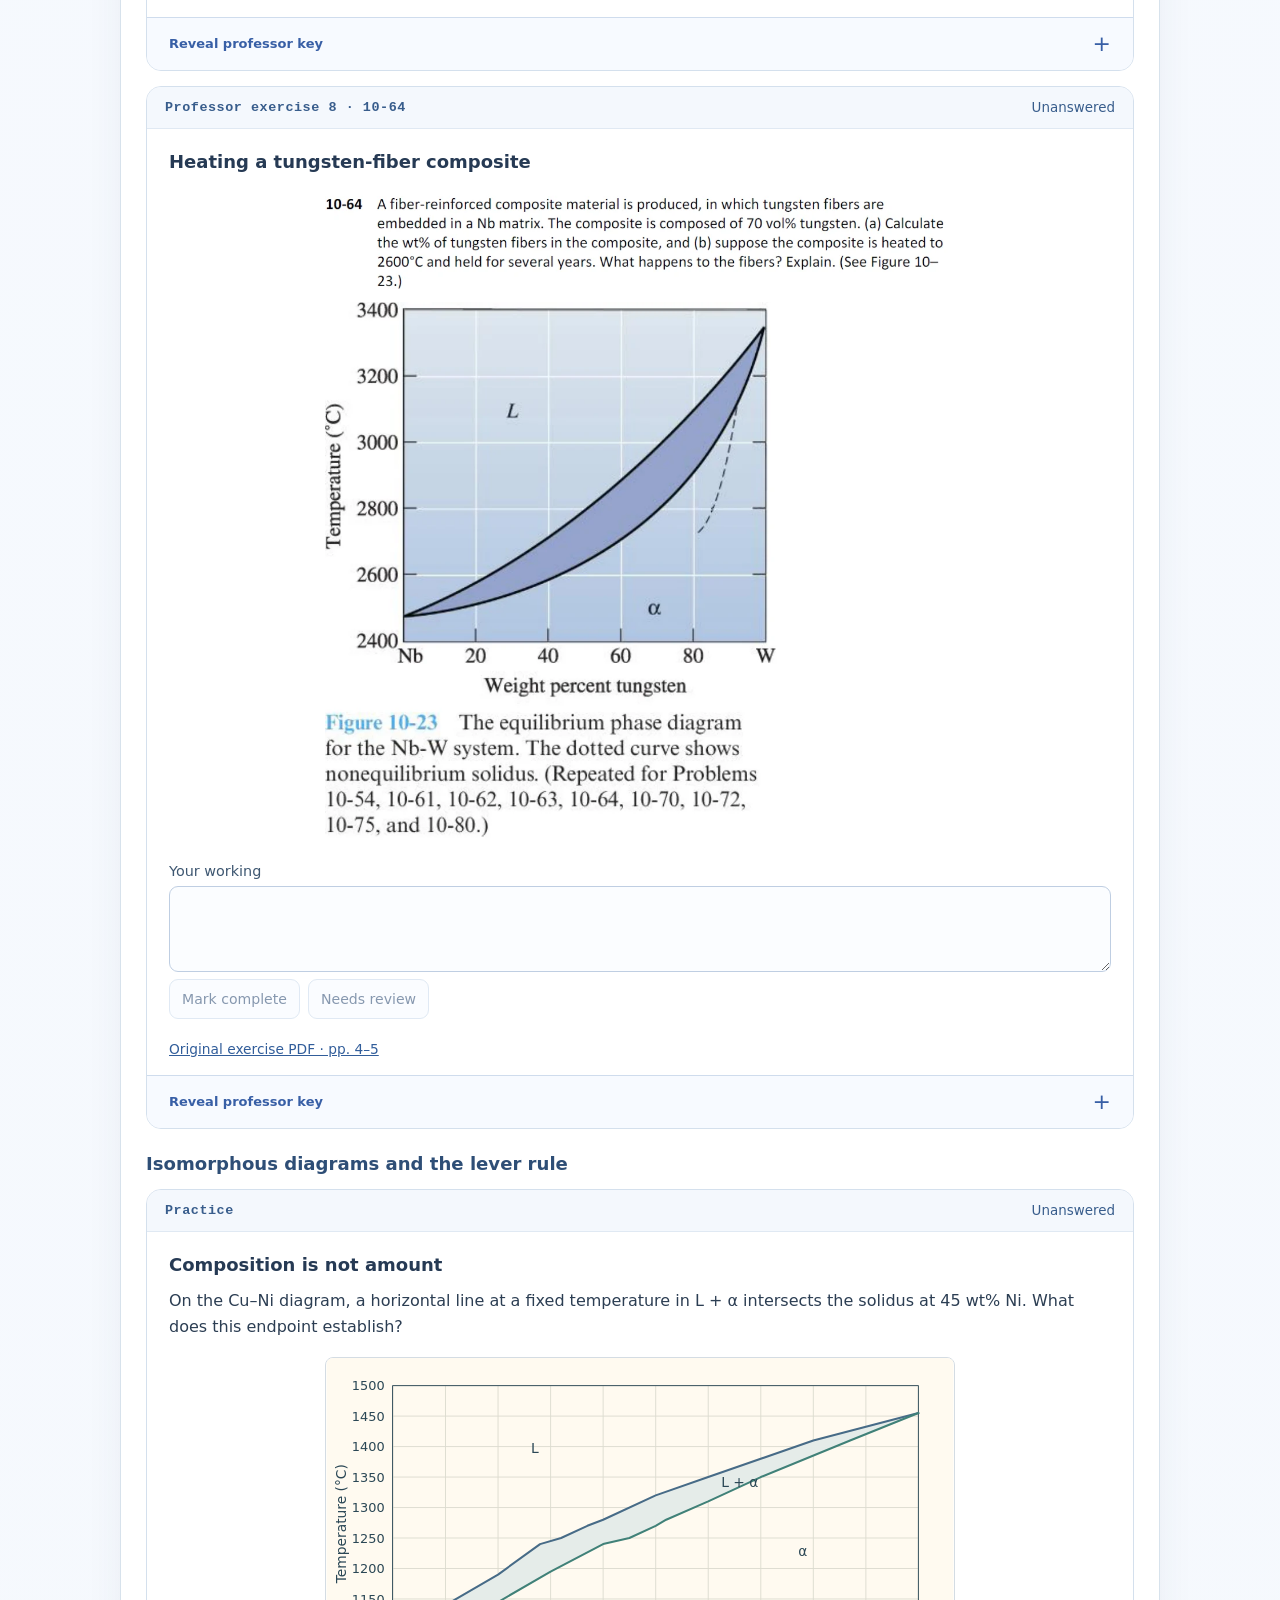
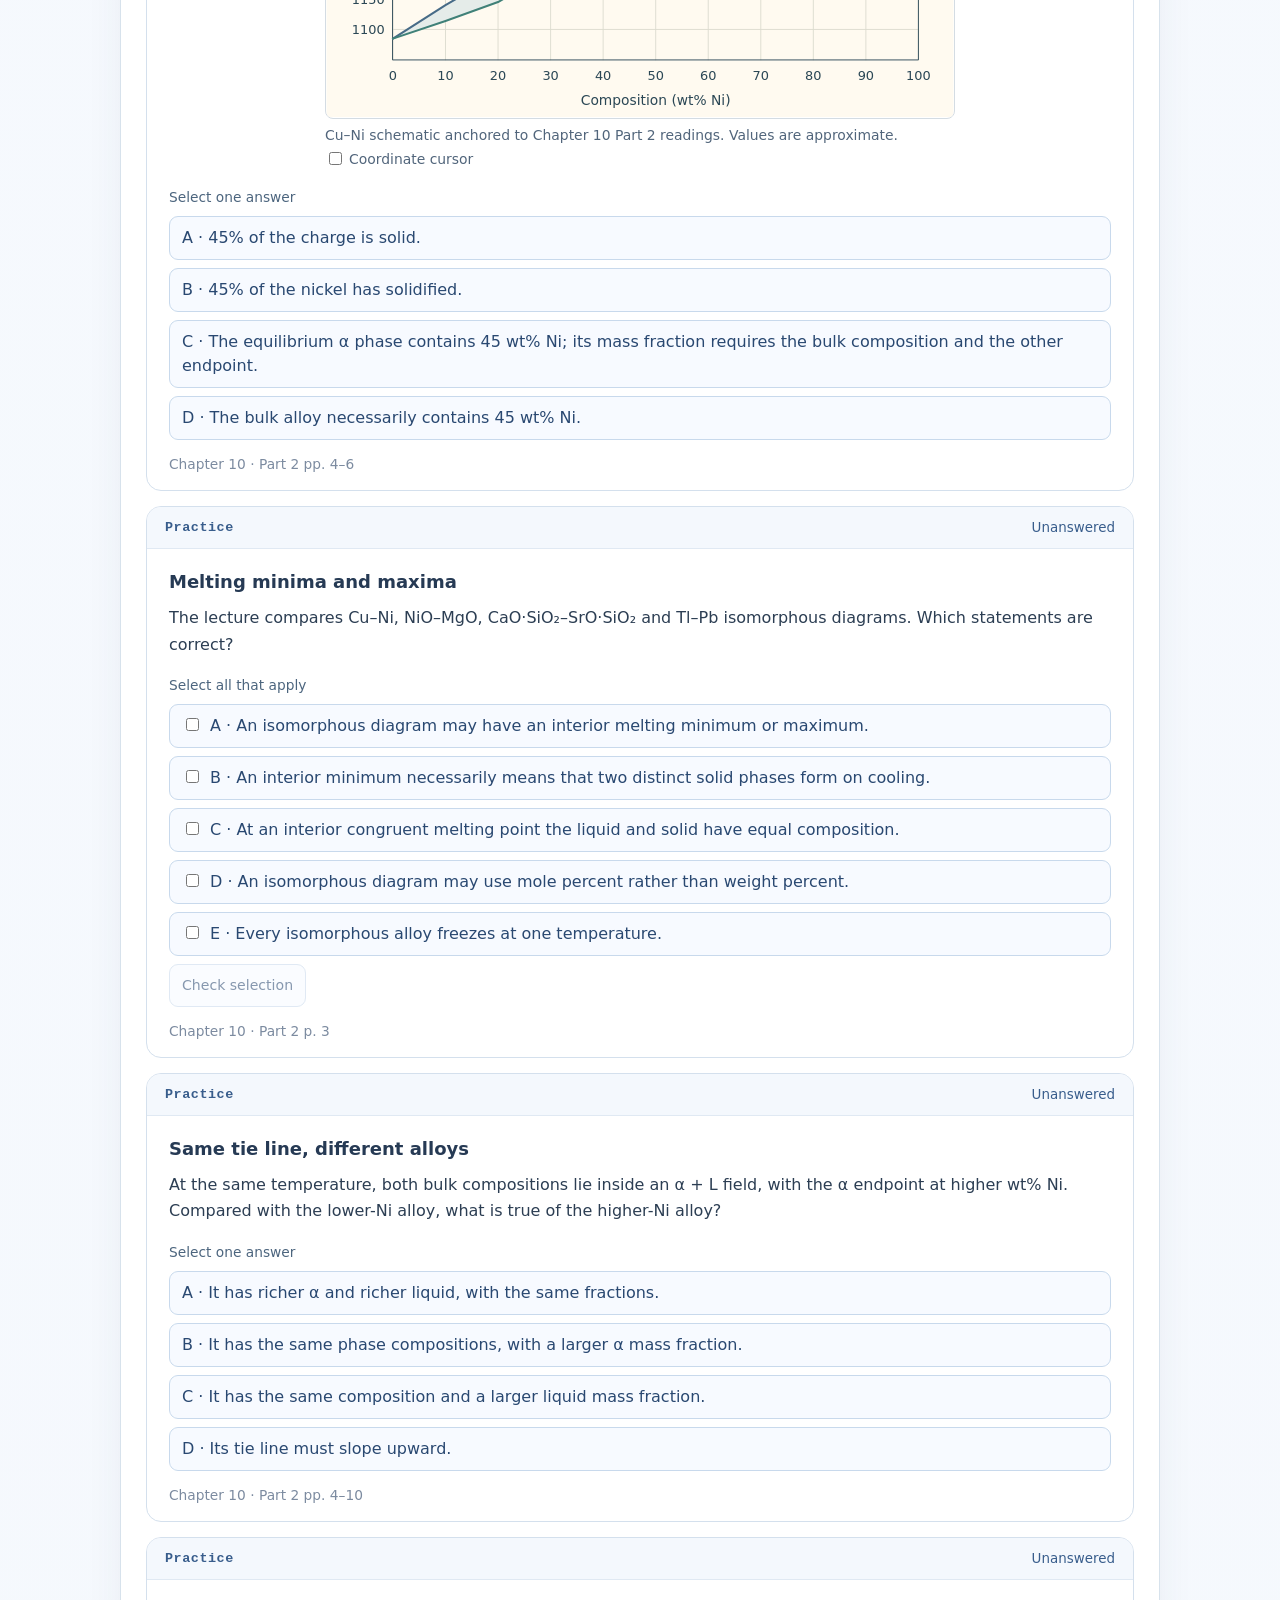
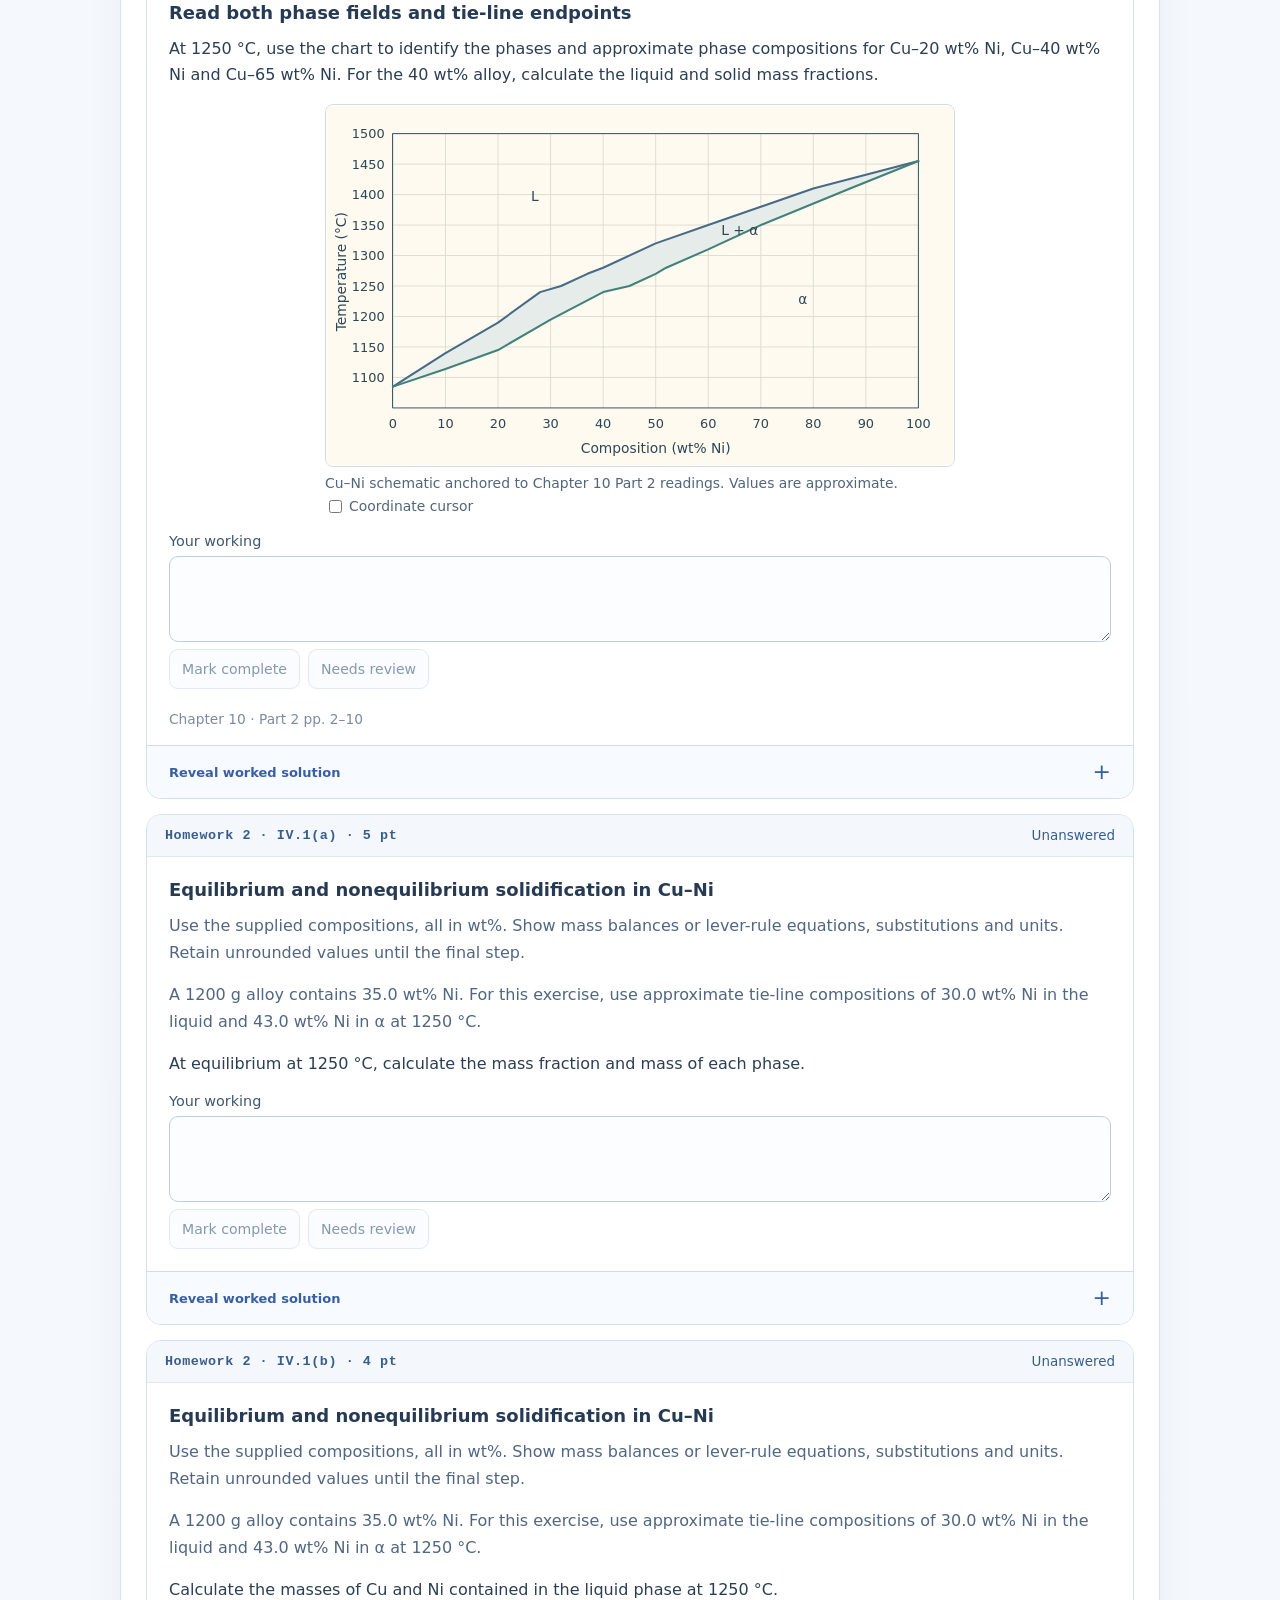
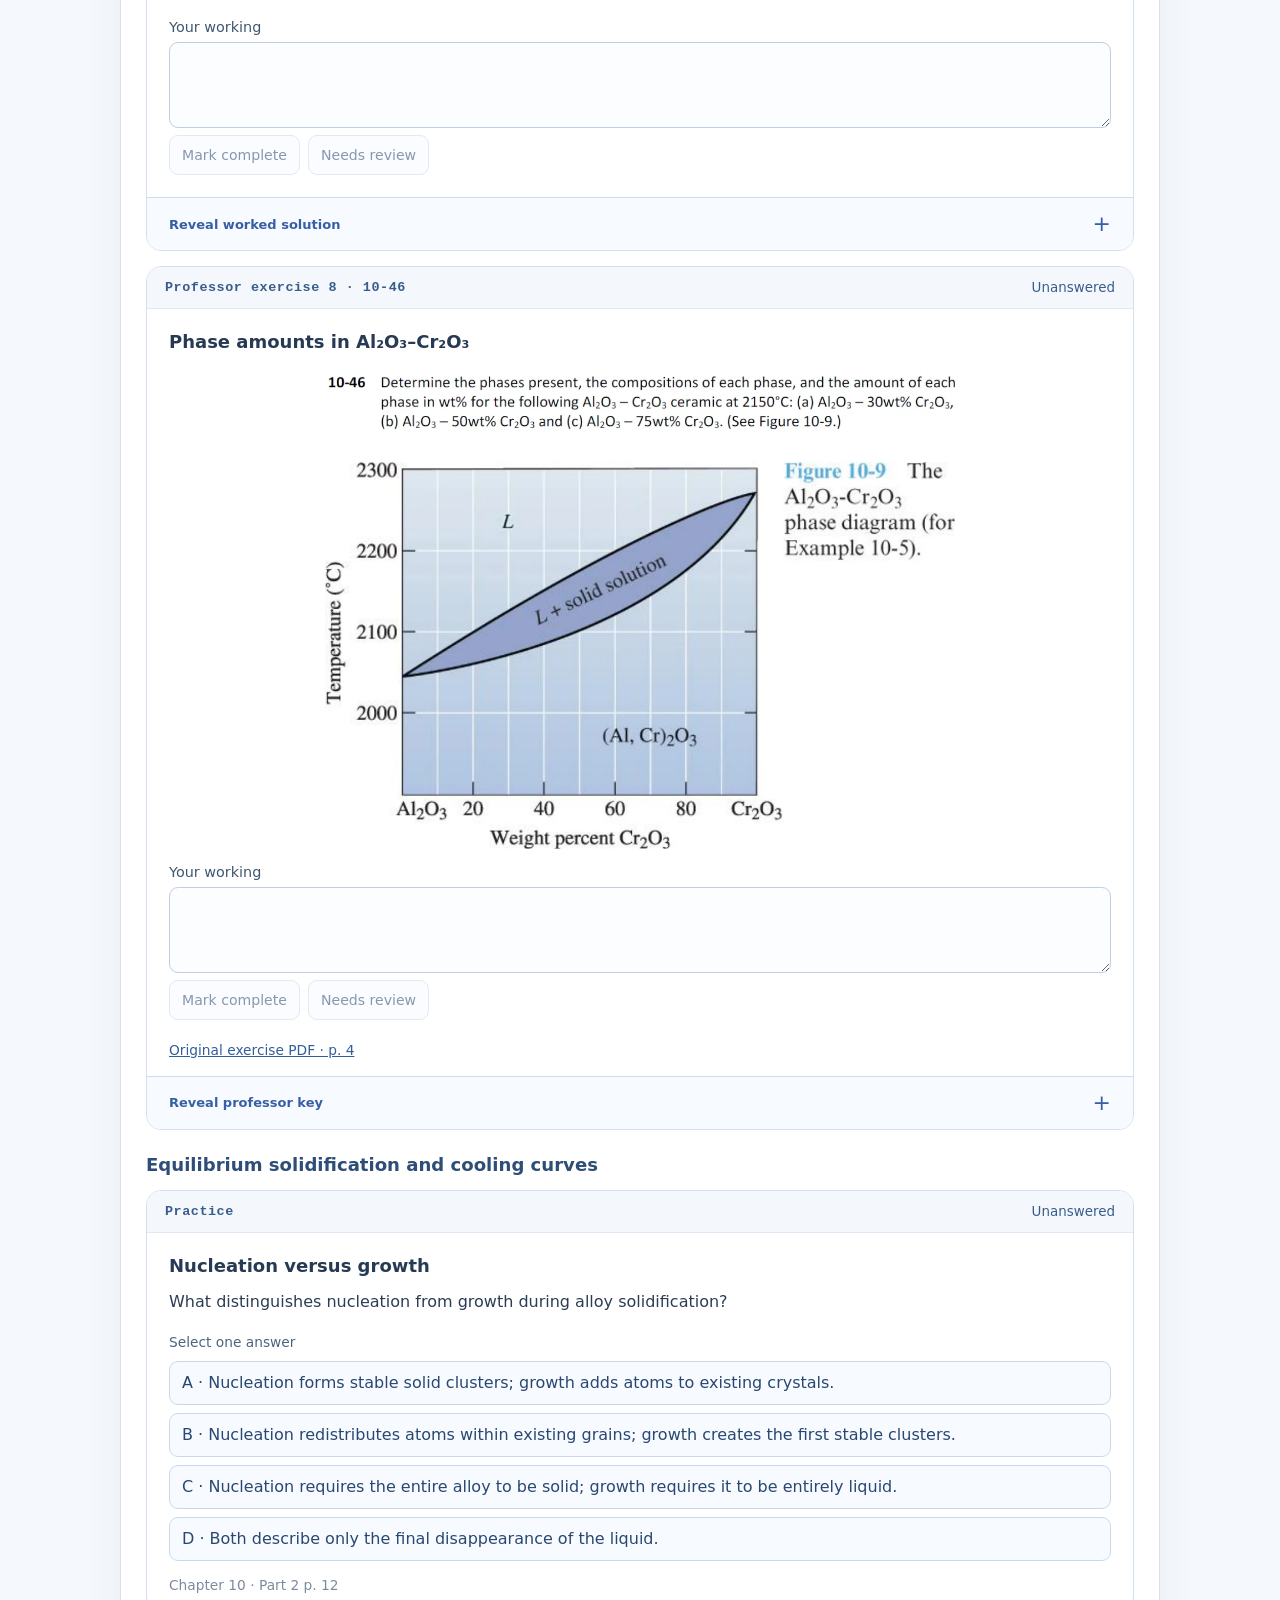
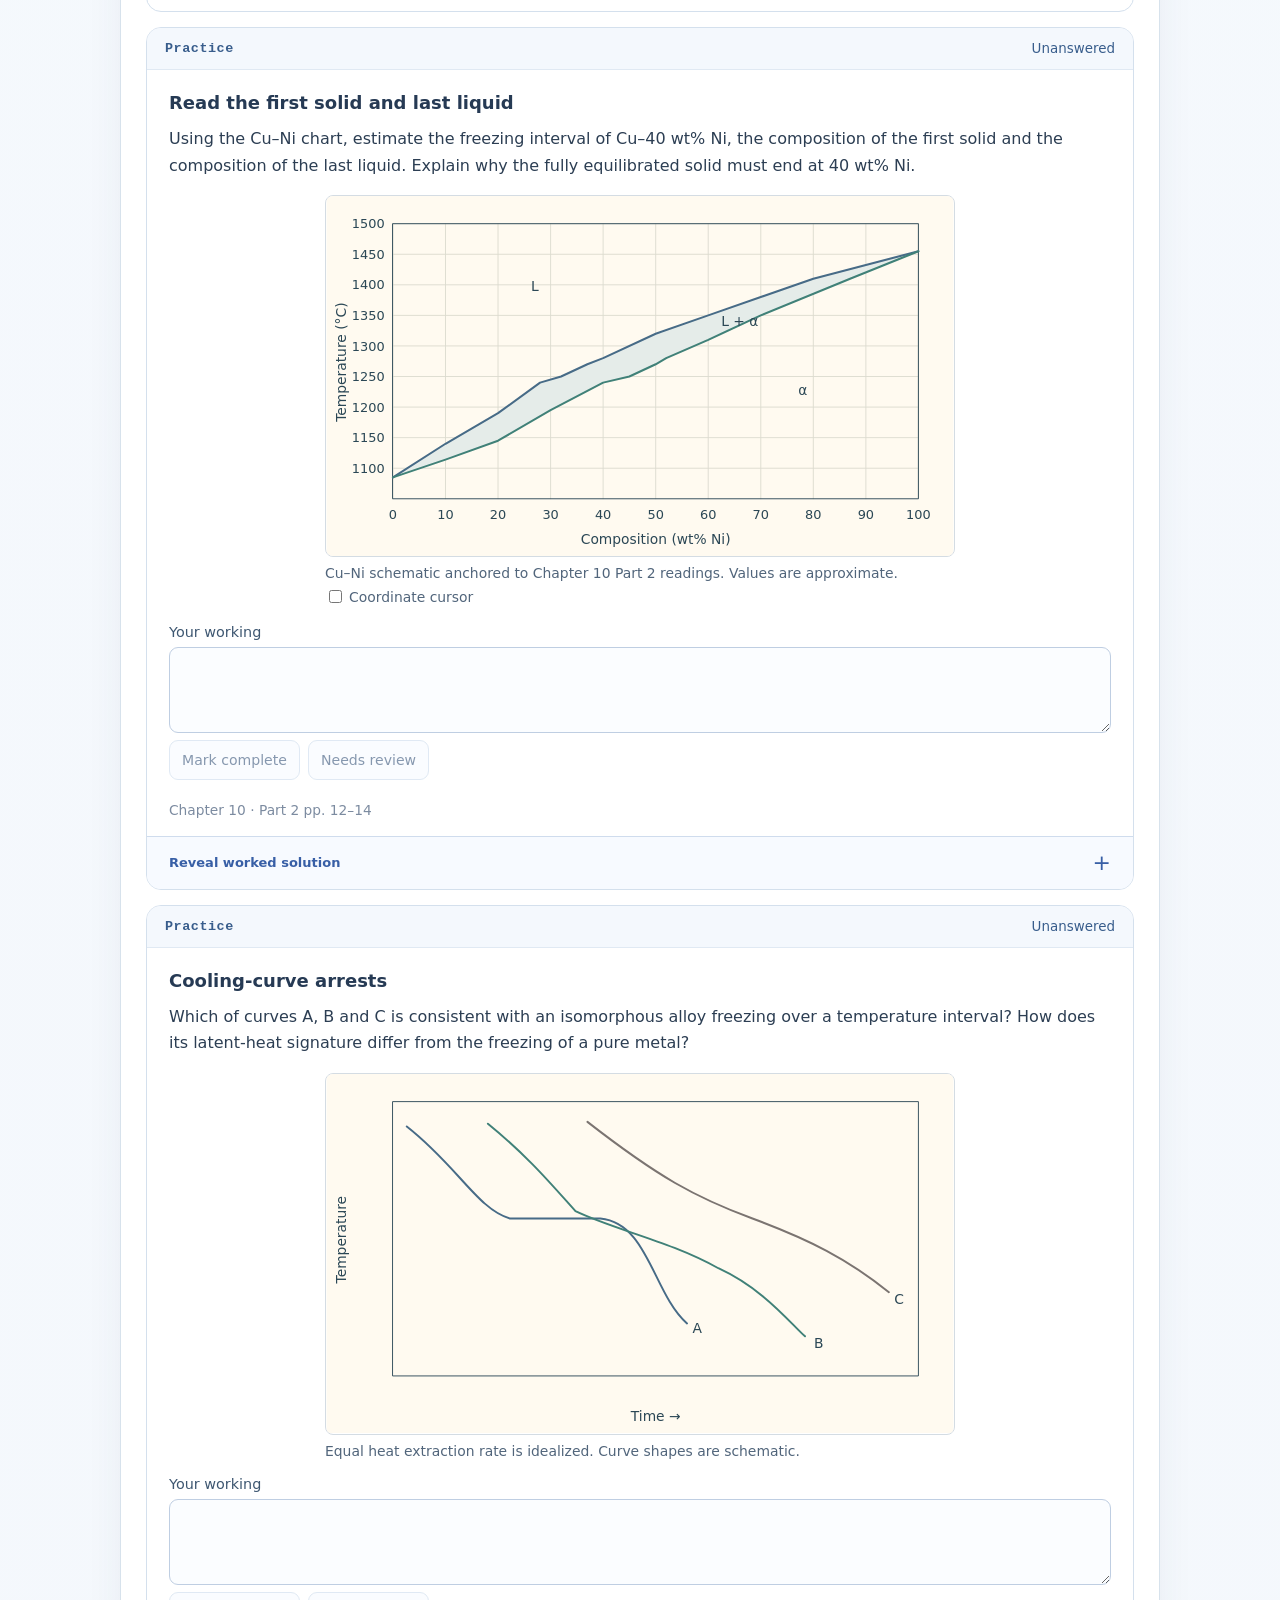
<file: public/phase-practice.html>
<!doctype html>
<html lang="en">
<head>
  <meta charset="utf-8">
  <meta name="viewport" content="width=device-width,initial-scale=1">
  <title>Chapters 10–12 | Materials Lab</title>
  <link rel="icon" href="./favicon.svg">
  <link rel="stylesheet" href="./styles.css?v=8">
  <link rel="stylesheet" href="./course-content.css?v=9">
  <link rel="stylesheet" href="./exam-practice.css?v=1">
  <link rel="stylesheet" href="./phase-study.css?v=2">
  <script defer src="./phase-questions.js?v=6"></script>
  <script defer src="./phase-homework.js?v=2"></script>
  <script defer src="./phase-exercises.js?v=2"></script>
  <script defer src="./phase-practice.js?v=7"></script>
</head>
<body>
<main class="phasePage">
  <header class="phaseTop">
    <div class="brand"><div><div class="brandKicker">ENGINEERING MATERIALS</div><div class="brandTitle">MAT<span>//</span>LAB</div></div></div>
    <nav aria-label="Course resources" style="display:flex;flex-wrap:wrap;justify-content:flex-end;gap:8px 18px"><a href="./index.html">Return to course</a><a href="./glossary.html">Terms &amp; formulas glossary</a></nav>
  </header>
  <section class="examPanel" aria-labelledby="chapterTitle">
    <div class="examIntro">
      <div><span class="examKicker">ME2004 · EXAM PRACTICE</span><h1 id="chapterTitle">Chapters 10–12</h1><p id="chapterIntro"></p></div>
      <div class="examBankCount"><strong id="phaseCount">0 / 0</strong><span id="phaseCountLabel">complete</span></div>
    </div>
    <nav class="phaseNav" aria-label="Practice units">
      <a href="?unit=10" data-unit="10">10 · Phase equilibrium</a>
      <a href="?unit=11" data-unit="11">11 · Eutectic diagrams</a>
      <a href="?unit=12" data-unit="12">12 · Heat treatments</a>
      <a href="?unit=homework" data-unit="homework">Homework 2</a>
    </nav>
    <div id="phaseTopicJump" class="phaseTopicJump" aria-label="Jump to topic"></div>
    <div class="examFilters phaseFilters">
      <label id="phaseTopicLabel">Topic<select id="phaseTopic"></select></label>
      <label id="phaseSourceLabel">Source<select id="phaseSource"><option value="all">All sources</option><option value="practice">New practice</option><option value="homework">Homework 2</option><option value="professor">Professor exercises</option></select></label>
      <label>Status<select id="phaseStatus"><option value="all">All statuses</option><option value="unfinished">Unfinished</option><option value="unanswered">Unanswered</option><option value="incorrect">Incorrect / needs review</option><option value="complete">Complete</option><option value="draft">Draft saved</option></select></label>
      <label>Question type<select id="phaseType"><option value="all">All types</option><option value="objective">Multiple choice / true-false</option><option value="written">Written / calculation</option></select></label>
      <label>Search<input type="search" id="phaseSearch" placeholder="Concept or question number"></label>
    </div>
    <div class="examResultsBar phaseResults">
      <p id="phaseResultCount" aria-live="polite"></p>
      <div><button type="button" id="clearPhaseFilters">Clear filters</button><button type="button" id="hideExamSolutions">Hide solutions</button><button type="button" id="reviewHomework" hidden>Review saved working</button></div>
    </div>
    <p id="phaseStorage" role="status" class="phaseStorage" hidden></p>
    <div id="phaseReview" hidden></div>
    <div id="examQuestions"></div>
  </section>
</main>
</body>
</html>
</file>
<file: public/glossary.css>
:root{color-scheme:light;font-family:Inter,Segoe UI,Arial,sans-serif;color:#233b54;background:#f3f7fc;font-size:16px;line-height:1.6}
*{box-sizing:border-box}body{margin:0}a{color:#235c99;text-underline-offset:3px}button,input,select{font:inherit}button,a,input,select{-webkit-tap-highlight-color:transparent}button{cursor:pointer}button:focus-visible,a:focus-visible,input:focus-visible,select:focus-visible,summary:focus-visible{outline:3px solid #2466a8;outline-offset:3px}
.glossaryPage{max-width:1080px;margin:auto;padding:24px 24px 60px}.glossaryTop{display:flex;justify-content:space-between;align-items:center;gap:20px;margin-bottom:36px}.brand{font:bold 1.6rem ui-monospace,monospace;letter-spacing:.06em;text-decoration:none;color:#233b54}.brand span{color:#b66a2d}.glossaryTop nav{display:flex;gap:24px;flex-wrap:wrap}.glossaryTop nav a{font-size:.95rem;font-weight:650}.intro{max-width:760px;margin:0 0 28px}.eyebrow{font-size:.875rem;color:#4c6480;font-weight:750;letter-spacing:.12em}h1{font-size:clamp(2rem,5vw,3rem);line-height:1.12;letter-spacing:-.045em;margin:10px 0 18px}.intro>p:last-of-type{font-size:1.1rem;color:#4b627b}.quickTerms{display:flex;gap:8px;flex-wrap:wrap;margin-top:20px}.quickTerms a{padding:7px 12px;border:1px solid #c6d7ea;border-radius:20px;text-decoration:none;background:#fff;font-size:.9rem}
.filters{background:#e8f0fb;border:1px solid #c6d7eb;border-radius:14px;padding:20px}.filterRow{display:flex;align-items:end;gap:14px;flex-wrap:wrap}.filterRow label{display:grid;gap:6px;font-size:.9rem;font-weight:650;min-width:0}.searchLabel{flex:1 1 350px}input,select{width:100%;min-height:46px;border:1px solid #a5bdd8;border-radius:8px;background:#fff;color:#233b54;padding:9px 12px;font-size:1rem}select{appearance:none;background-image:url("data:image/svg+xml,%3Csvg xmlns='http://www.w3.org/2000/svg' width='16' height='16'%3E%3Cpath d='m4 6 4 4 4-4' fill='none' stroke='%23233b54' stroke-width='2'/%3E%3C/svg%3E");background-repeat:no-repeat;background-position:right 10px center;padding-right:34px}button{min-height:44px;border:1px solid #a5bdd8;border-radius:8px;padding:8px 12px;background:#fff;color:#244c79}.alphabet{display:flex;gap:6px;flex-wrap:wrap;margin-top:18px}.alphabet button{min-width:44px;padding:7px 10px;font-weight:650}.alphabet [aria-pressed=true]{background:#244f82;color:#fff;border-color:#244f82}.filterHint{font-size:.875rem;color:#4b627b;margin:12px 0 0}.resultsBar{display:flex;justify-content:space-between;align-items:baseline;gap:16px;margin:20px 0 12px;font-size:.9rem}.resultsBar p{margin:0}
#glossaryResults{display:grid;grid-template-columns:repeat(2,minmax(0,1fr));gap:16px;align-items:start}.termCard{background:#fff;border:1px solid #d1deed;border-radius:12px;padding:22px;scroll-margin-top:18px;overflow-wrap:anywhere}.termCard:target{border-color:#306ba9;box-shadow:0 0 0 3px #d4e6fa}.termHeading{display:flex;align-items:baseline;justify-content:space-between;gap:12px}.termHeading h2{font-size:1.25rem;line-height:1.35;letter-spacing:-.015em;margin:0}.termHeading h2 a{color:#203d5e;text-decoration:none}.termHeading h2 a:hover{text-decoration:underline}.chapterTag{font-size:.875rem;white-space:nowrap;color:#536b83}.aliases{font-size:.9rem;color:#536b83;margin:9px 0 14px}.definition{margin:14px 0}.termFormula{padding:12px 14px;background:#eef4fd;border-left:3px solid #6c98c7;border-radius:4px}.termFormula b{display:block;font-size:.875rem;color:#46617f;margin-bottom:5px}.termFormula span{font-family:ui-monospace,Consolas,monospace;font-size:.95rem;line-height:1.7;white-space:pre-wrap}.contrast{background:#fff8ed;border-radius:7px;padding:12px 14px;font-size:.95rem}.contrast b{display:block;color:#83551d;font-size:.875rem;margin-bottom:3px}.related{font-size:.9rem}.termFoot{display:flex;gap:8px 14px;flex-wrap:wrap;border-top:1px solid #e2e9f1;padding-top:12px;margin-top:18px;font-size:.875rem}.termFoot>span{flex-basis:100%}.empty{grid-column:1/-1;padding:36px;border:1px dashed #a5bdd8;border-radius:12px;background:#fff}.empty h2{margin-top:0}.sourceNotes{margin-top:30px;border-top:1px solid #c6d7eb;padding-top:20px;color:#4b627b;font-size:.95rem}.sourceNotes summary{cursor:pointer;color:#244f82;font-weight:700;min-height:44px}.sourceNotes li{margin:8px 0}.skipLink{position:absolute;left:16px;top:-100px;z-index:10;background:#fff;padding:12px}.skipLink:focus{top:8px}
@media(max-width:740px){.glossaryPage{padding:18px 16px 40px}.glossaryTop{align-items:start;margin-bottom:26px}.glossaryTop nav{gap:6px 16px;justify-content:end}.brand{font-size:1.3rem}#glossaryResults{grid-template-columns:1fr}.filters{padding:16px}.searchLabel{flex-basis:100%}.filterRow label:not(.searchLabel){flex:1}.termCard{padding:20px}.termHeading{flex-wrap:wrap;gap:5px 12px}.resultsBar{flex-wrap:wrap;gap:8px}.alphabet{gap:5px}.intro>p:last-of-type{font-size:1rem}}
@media print{.glossaryTop,.quickTerms,.filters,.resultsBar,.skipLink,.termFoot,.sourceNotes{display:none}body{background:#fff}.glossaryPage{padding:0;max-width:none}#glossaryResults{display:block}.termCard{break-inside:avoid;margin:12px 0}.termHeading a,.related a{color:inherit;text-decoration:none}}
</file>
<file: public/styles.css>
:root{
  --bg:#121416;
  --bg2:#171a1d;
  --rail:#0e1012;
  --panel:#1b1e21;
  --panel2:#202428;
  --line:#343a3f;
  --line2:#4a5157;
  --paper:#eee8dc;
  --paper2:#e5ddcf;
  --ink:#1d2327;
  --muted:#899197;
  --paperMuted:#697178;
  --copper:#d78b47;
  --copper2:#a9602f;
  --amber:#f2bd68;
  --oxide:#8e4e3f;
  --steel:#aeb7bd;
  --green:#7fba92;
  --red:#d47670;
  --white:#f7f4ec;
  --shadow:0 22px 55px rgba(0,0,0,.26);
}
*{box-sizing:border-box}
html{scroll-behavior:smooth}
body{
  margin:0;min-height:100vh;background:
  radial-gradient(circle at 78% -10%,rgba(215,139,71,.13),transparent 34%),
  linear-gradient(180deg,#15181a 0%,#101214 100%);
  color:var(--white);
  font-family:Inter,ui-sans-serif,system-ui,-apple-system,BlinkMacSystemFont,"Segoe UI",sans-serif
}
button,input,textarea{font:inherit}
button{color:inherit}
button:focus-visible,input:focus-visible,textarea:focus-visible{outline:2px solid var(--amber);outline-offset:2px}
.grain{position:fixed;pointer-events:none;z-index:-1;opacity:.16;filter:blur(.1px)}
.grain-a{width:460px;height:460px;right:-120px;top:120px;background:repeating-conic-gradient(from 18deg,transparent 0 13deg,rgba(255,255,255,.13) 14deg 15deg),radial-gradient(circle,rgba(215,139,71,.26),transparent 62%);border-radius:46% 54% 58% 42%}
.grain-b{width:340px;height:340px;left:-120px;bottom:0;background:repeating-conic-gradient(from 72deg,transparent 0 17deg,rgba(255,255,255,.1) 18deg 19deg);border-radius:51% 49% 44% 56%}
.appFrame{min-height:100vh}
.topbar{
  min-height:88px;position:sticky;top:0;z-index:40;display:flex;align-items:center;justify-content:space-between;gap:24px;
  padding:12px 26px;border-bottom:1px solid #2b3034;background:rgba(14,16,18,.94);backdrop-filter:blur(18px)
}
.brand{display:flex;align-items:center;gap:15px;min-width:250px}
.brandKicker{font-family:ui-monospace,SFMono-Regular,Menlo,monospace;font-size:8px;letter-spacing:.22em;color:#858d92;font-weight:800;margin-bottom:4px}
.brandTitle{font-family:ui-monospace,SFMono-Regular,Menlo,monospace;font-size:25px;letter-spacing:.08em;font-weight:900}.brandTitle span{color:var(--copper);font-weight:500}
.crystalMark{width:49px;height:49px;position:relative;border:1px solid #3e454a;background:#181b1e;box-shadow:inset 0 0 0 4px #121416}
.atom{position:absolute;width:8px;height:8px;border:2px solid var(--amber);border-radius:50%;background:#111315;z-index:2}
.a1{left:7px;top:8px}.a2{right:7px;top:8px}.a3{left:7px;bottom:8px}.a4{right:7px;bottom:8px}
.bond{position:absolute;height:1px;background:#7d858a;transform-origin:left center}.b1{left:14px;top:12px;width:20px}.b2{left:11px;top:16px;width:24px;transform:rotate(45deg)}.b3{right:11px;top:16px;width:24px;transform:rotate(135deg);transform-origin:right center}.b4{left:14px;bottom:12px;width:20px}.b5{left:24px;top:12px;width:1px;height:24px}
.topbarRight{display:flex;align-items:center;gap:13px}
.progressReadout{width:245px;padding:6px 12px;border-left:1px solid #343a3f;border-right:1px solid #343a3f}
.progressMeta{display:flex;justify-content:space-between;align-items:center;font-family:ui-monospace,SFMono-Regular,Menlo,monospace;font-size:8px;letter-spacing:.12em;color:#858d92;margin-bottom:8px}.progressMeta strong{color:var(--white);font-size:12px}
.progressTrack{height:5px;background:#292e32;overflow:hidden}.progressFill{height:100%;width:0;background:linear-gradient(90deg,var(--copper2),var(--amber));box-shadow:0 0 14px rgba(242,189,104,.27);transition:width .25s ease}
.profileButton{min-width:205px;height:54px;text-align:left;border:1px solid #3c4348;background:#171a1d;padding:8px 12px;cursor:pointer}
.profileButton:hover{border-color:#68513f;background:#1d2023}.profileTop{display:block;font-family:ui-monospace,SFMono-Regular,Menlo,monospace;font-size:8px;letter-spacing:.15em;color:#7f878c;margin-bottom:6px}
.profileMain{display:flex;align-items:center;gap:8px;font-size:11px}.cloudDot{width:7px;height:7px;border-radius:50%;background:#667076;box-shadow:0 0 0 3px rgba(102,112,118,.14)}.cloudDot.synced{background:var(--green)}.cloudDot.saving{background:var(--amber)}.cloudDot.offline{background:var(--red)}
.mobileMenu{display:none;width:44px;height:44px;border:1px solid #3c4348;background:#181b1e;cursor:pointer}
.workbench{display:grid;grid-template-columns:304px minmax(0,1fr);min-height:calc(100vh - 88px)}
.rail{position:sticky;top:88px;height:calc(100vh - 88px);overflow:auto;background:linear-gradient(180deg,#101214,#0d0f11);border-right:1px solid #2b3034;padding:20px 16px 30px;scrollbar-width:thin;scrollbar-color:#3d4449 transparent}
.railMobileHead{display:none}
.specimenCard{position:relative;border:1px solid #444b50;background:linear-gradient(145deg,#1d2023,#15181a);padding:16px;box-shadow:inset 0 0 0 4px #121416}
.specimenCard:after{content:"";position:absolute;right:12px;bottom:12px;width:48px;height:48px;opacity:.16;background:repeating-conic-gradient(from 0deg,var(--amber) 0 2deg,transparent 2deg 24deg);border-radius:50%}
.specimenLabel{display:flex;align-items:center;justify-content:space-between;font-family:ui-monospace,SFMono-Regular,Menlo,monospace;font-size:8px;letter-spacing:.14em;color:#858d92}.specimenLabel b{color:var(--amber);font-size:11px}
.specimenCard h2{font-size:18px;line-height:1.15;margin:17px 0 7px;max-width:210px}.specimenCard p{font-size:11px;line-height:1.55;color:#90989d;margin:0 0 19px;max-width:215px}
.specimenMeta{border-top:1px solid #343a3f;padding-top:10px;display:flex;align-items:center;justify-content:space-between;font-family:ui-monospace,SFMono-Regular,Menlo,monospace;font-size:8px;letter-spacing:.11em;color:#768086}.specimenMeta span{display:flex;align-items:center;gap:6px}.specimenMeta i{width:6px;height:6px;background:var(--copper)}.specimenMeta strong{font-size:9px;color:#b7bfc4}
.rackSection{padding:18px 2px 10px}.railSectionHead{display:flex;justify-content:space-between;align-items:end;padding:0 3px 9px;font-family:ui-monospace,SFMono-Regular,Menlo,monospace}.railSectionHead span{font-size:8px;letter-spacing:.16em;color:#767f84;font-weight:800}.railSectionHead b{font-size:8px;color:#a36d42}
.moduleList{display:grid;gap:4px}.moduleItem{width:100%;border:1px solid transparent;background:transparent;display:grid;grid-template-columns:34px minmax(0,1fr) 13px;align-items:center;gap:9px;padding:9px 8px;text-align:left;cursor:pointer;color:#b8bec2}
.moduleItem:hover{background:#171a1d;border-color:#2e3438}.moduleItem.active{background:#1d2023;border-color:#524233}.moduleItem .moduleNo{font-family:ui-monospace,SFMono-Regular,Menlo,monospace;font-size:10px;color:#7f878c}.moduleItem.active .moduleNo{color:var(--amber)}
.moduleText{min-width:0}.moduleText b{display:block;font-size:10px;white-space:nowrap;overflow:hidden;text-overflow:ellipsis}.moduleText small{display:block;font-size:8px;color:#70787d;margin-top:2px}.moduleState{width:7px;height:7px;border:1px solid #5b6267;border-radius:50%}.moduleItem.loaded .moduleState{background:var(--copper);border-color:var(--copper)}.moduleItem.done .moduleState{background:var(--green);border-color:var(--green)}
.logbook{border-top:1px solid #2c3135;margin-top:8px}.logbookToggle{width:100%;border:0;background:transparent;padding:15px 3px;display:grid;grid-template-columns:28px 1fr 16px;gap:8px;align-items:center;text-align:left;cursor:pointer}.logIndex{width:24px;height:24px;display:grid;place-items:center;border:1px solid #4d555a;color:var(--amber);font-family:ui-monospace,SFMono-Regular,Menlo,monospace;font-size:10px}.logbookToggle strong{display:block;font-size:11px}.logbookToggle small{display:block;color:#747c81;font-size:8px;margin-top:2px}.logbookToggle>b{color:#8b9398;font-weight:500}
.logbookBody{display:none;padding:0 3px 15px}.logbook.open .logbookBody{display:block}.noteToolbar{display:flex;gap:5px;margin-bottom:7px}.noteToolbar button,.railFooter button{border:1px solid #3b4247;background:#171a1d;padding:8px 9px;font-family:ui-monospace,SFMono-Regular,Menlo,monospace;font-size:8px;letter-spacing:.08em;cursor:pointer}.noteToolbar button:hover,.railFooter button:hover{border-color:#68513f}
.noteTabs{display:flex;gap:4px;overflow:auto;margin-bottom:6px}.noteTab{border:1px solid #3a4146;background:#121416;color:#8d959a;padding:5px 7px;font-size:8px;white-space:nowrap;cursor:pointer}.noteTab.active{color:#16191b;background:var(--amber);border-color:var(--amber)}
.noteTitle,.noteBody{width:100%;border:1px solid #3a4146;background:#121416;color:#e9e5dc;padding:8px;outline:0}.noteTitle{font-size:10px;margin-bottom:5px}.noteBody{min-height:132px;resize:vertical;font-size:10px;line-height:1.5}.noteTitle:focus,.noteBody:focus{border-color:#765b43}
.railFooter{border-top:1px solid #2c3135;margin-top:4px;padding:15px 3px 0}.syncLine{display:flex;justify-content:space-between;font-family:ui-monospace,SFMono-Regular,Menlo,monospace;font-size:8px;letter-spacing:.14em;color:#747d82;margin-bottom:8px}.syncLine strong{color:#aeb6bb}.railFooter button{width:100%;margin-top:5px}.dangerText{color:#cf7770!important}.railFooter p{color:#697176;font-size:8px;line-height:1.45}
.desk{min-width:0;padding:24px 26px 40px;max-width:1500px;width:100%;margin:0 auto}
.heroPanel{position:relative;overflow:hidden;border:1px solid #383e43;background:linear-gradient(135deg,#202428,#171a1d 62%);min-height:218px;padding:29px 31px;box-shadow:var(--shadow)}
.heroTexture{position:absolute;inset:0;opacity:.22;background-image:linear-gradient(30deg,transparent 48%,rgba(255,255,255,.08) 49%,rgba(255,255,255,.08) 50%,transparent 51%),linear-gradient(150deg,transparent 48%,rgba(215,139,71,.12) 49%,rgba(215,139,71,.12) 50%,transparent 51%);background-size:48px 48px}
.heroPanel:after{content:"";position:absolute;right:-75px;top:-140px;width:330px;height:330px;border:1px solid rgba(242,189,104,.22);border-radius:50%;box-shadow:0 0 0 38px rgba(242,189,104,.025),0 0 0 78px rgba(242,189,104,.018)}
.heroEyebrow{position:relative;z-index:1;display:flex;align-items:center;gap:10px;font-family:ui-monospace,SFMono-Regular,Menlo,monospace;font-size:8px;letter-spacing:.15em;color:#8b9499}.heroEyebrow i{width:28px;height:1px;background:#76563b}.heroEyebrow span:last-child{color:#bd8758}
.heroGrid{position:relative;z-index:1;display:grid;grid-template-columns:minmax(0,1fr) 340px;gap:30px;align-items:end;margin-top:30px}.heroGrid h1{font-size:clamp(34px,5vw,62px);line-height:.96;letter-spacing:-.055em;margin:0 0 13px;max-width:760px}.heroGrid p{margin:0;color:#a1a8ac;line-height:1.58;font-size:12px;max-width:650px}
.materialStamp{justify-self:end;width:300px;display:grid;grid-template-columns:1fr 1fr;border:1px solid #454d52;background:#151719}.materialStamp span{min-height:51px;display:grid;place-items:center;border:1px solid #2b3034;font-family:ui-monospace,SFMono-Regular,Menlo,monospace;font-size:8px;letter-spacing:.15em;color:#81898e}.materialStamp span:nth-child(1),.materialStamp span:nth-child(4){color:var(--amber);background:rgba(215,139,71,.06)}
.modeTabs{display:grid;grid-template-columns:repeat(4,1fr);margin:15px 0;border:1px solid #373d42;background:#151719}.modeTab{min-height:67px;border:0;border-right:1px solid #373d42;background:transparent;display:grid;grid-template-columns:27px 1fr;grid-template-rows:auto auto;gap:0 7px;align-content:center;text-align:left;padding:10px 14px;cursor:pointer}.modeTab:last-child{border-right:0}.modeTab:hover{background:#1c2023}.modeTab.active{background:#23272a;box-shadow:inset 0 -2px var(--copper)}.modeTab>span{grid-row:1/3;font-family:ui-monospace,SFMono-Regular,Menlo,monospace;font-size:10px;color:#737c81;align-self:center}.modeTab.active>span{color:var(--amber)}.modeTab b{font-size:10px;letter-spacing:.08em}.modeTab small{font-size:8px;color:#747d82;margin-top:2px}
.view{display:none}.view.active{display:block}
.sheet{background:var(--paper);color:var(--ink);border:1px solid #bfb6a6;box-shadow:0 18px 45px rgba(0,0,0,.22)}
.sheetHeader{min-height:54px;border-bottom:1px solid #bbb2a3;display:flex;justify-content:space-between;align-items:stretch;background:linear-gradient(90deg,#e3dbc9,#eee8dc)}.sheetHeader>div:first-child{padding:11px 16px;display:flex;flex-direction:column}.sheetHeader span,.referenceHead>div>span,.testHead>div>span{font-family:ui-monospace,SFMono-Regular,Menlo,monospace;font-size:8px;letter-spacing:.16em;font-weight:900;color:#5e574f}.sheetHeader small{font-family:ui-monospace,SFMono-Regular,Menlo,monospace;font-size:7px;letter-spacing:.08em;color:#8b8174;margin-top:3px}.sheetBadge{width:56px;display:grid;place-items:center;border-left:1px solid #bbb2a3;font-family:ui-monospace,SFMono-Regular,Menlo,monospace;font-size:21px;font-weight:900;color:var(--oxide)}
.sheetBody{padding:24px}.sheetActions{border-top:1px solid #c8c0b2;padding:14px 18px;display:flex;gap:9px;justify-content:flex-end}
.emptyState{min-height:330px;display:grid;place-items:center;text-align:center;padding:34px}.emptyStateInner{max-width:520px}.emptyGlyph{width:92px;height:92px;margin:0 auto 20px;border:1px solid #b9af9d;display:grid;place-items:center;position:relative}.emptyGlyph:before,.emptyGlyph:after{content:"";position:absolute;background:#b9af9d}.emptyGlyph:before{width:58px;height:1px;transform:rotate(45deg)}.emptyGlyph:after{width:58px;height:1px;transform:rotate(-45deg)}.emptyGlyph span{width:18px;height:18px;border:2px solid #a3673d;border-radius:50%;background:var(--paper);z-index:2}
.emptyState h2{font-size:23px;margin:0 0 8px;letter-spacing:-.025em}.emptyState p{font-size:12px;line-height:1.65;color:#6d6a64;margin:0 auto;max-width:470px}.emptyTag{display:inline-block;margin-top:17px;border:1px solid #bcb29f;padding:7px 9px;font-family:ui-monospace,SFMono-Regular,Menlo,monospace;font-size:8px;letter-spacing:.1em;color:#826145}
.primaryAction,.lineAction{border:1px solid #7b6049;padding:10px 13px;font-family:ui-monospace,SFMono-Regular,Menlo,monospace;font-size:9px;letter-spacing:.06em;cursor:pointer}.primaryAction{background:#292624;color:#fff0db}.primaryAction:hover:not(:disabled){background:#3a3029;border-color:#a87951}.primaryAction:disabled,.lineAction:disabled{opacity:.38;cursor:not-allowed}.lineAction{background:transparent;color:inherit}.lineAction:hover:not(:disabled){border-color:#a87951;background:rgba(215,139,71,.06)}
.lessonSection{border:1px solid #c9c0b0;background:#f5f0e7;margin-bottom:13px}.lessonSectionHead{padding:14px 16px;border-bottom:1px solid #d3cabb}.lessonSectionHead span{font-family:ui-monospace,SFMono-Regular,Menlo,monospace;color:#9a6037;font-size:8px;letter-spacing:.14em;font-weight:900}.lessonSectionHead h2{margin:5px 0 0;font-size:22px}.lessonSectionBody{padding:17px;font-size:13px;line-height:1.7}.lessonSectionBody p:first-child{margin-top:0}.conceptCallout{border-left:3px solid var(--copper);background:#eadfce;padding:11px 13px;margin-top:15px;font-size:11px;line-height:1.55}
.sourceFigure{margin:18px 0 6px;border:1px solid #d7c9b8;background:#fffdf9;border-radius:14px;overflow:hidden}
.sourceFigure img{display:block;width:auto;max-width:100%;height:auto;max-height:720px;object-fit:contain;background:#fff;margin:0 auto}
.sourceFigure figcaption{padding:9px 12px;border-top:1px solid #e2d6c8;font-family:ui-monospace,SFMono-Regular,Menlo,monospace;font-size:8px;line-height:1.45;letter-spacing:.04em;color:#85796e;background:#faf3e9}
.sourceFigure+ p{margin-top:16px}

.drillCard{border:1px solid #c9c0b0;background:#f5f0e7;padding:16px;margin-bottom:12px}.drillCode{font-family:ui-monospace,SFMono-Regular,Menlo,monospace;font-size:8px;letter-spacing:.13em;color:#9a6037}.drillPrompt{font-size:15px;line-height:1.5;margin:8px 0 13px}.choiceGrid{display:grid;gap:7px}.choiceBtn{border:1px solid #c0b6a5;background:#eee7da;color:#2a2c2d;padding:10px 11px;text-align:left;cursor:pointer}.choiceBtn:hover{border-color:#9e7656}.choiceBtn.correct{border-color:#5a8d69;background:#dfeadd}.choiceBtn.wrong{border-color:#a8605b;background:#efded9}.feedback{margin-top:10px;padding:10px 12px;border-left:3px solid #a87951;background:#e8dfd2;font-size:11px;line-height:1.55}.hintBtn{margin-top:9px;border:0;background:transparent;color:#875a38;text-decoration:underline;cursor:pointer;font-size:10px}
.testChamber{border:1px solid #41484d;background:#1a1d20;box-shadow:var(--shadow)}.testHead{display:flex;justify-content:space-between;gap:25px;padding:23px 25px;border-bottom:1px solid #373d42;background:linear-gradient(135deg,#22272a,#181b1e)}.testHead h2{margin:6px 0 7px;font-size:25px}.testHead p{margin:0;color:#929a9f;font-size:11px;line-height:1.55;max-width:690px}.testGauge{width:118px;height:86px;border:1px solid #4b5358;background:#141719;display:grid;place-items:center;align-content:center;text-align:center}.testGauge b{font-size:30px;color:var(--amber);line-height:1}.testGauge span{font-family:ui-monospace,SFMono-Regular,Menlo,monospace;font-size:7px;letter-spacing:.12em;color:#777f84;margin-top:7px}
#testHost{padding:24px}.testEmpty{min-height:280px;border:1px dashed #41484d;display:grid;place-items:center;text-align:center;padding:25px;color:#929a9f}.testEmpty strong{display:block;color:#e9e6df;font-size:18px;margin-bottom:7px}.testEmpty p{font-size:11px;line-height:1.6;max-width:470px;margin:0}
.testSetup{display:flex;align-items:center;justify-content:space-between;gap:18px;border:1px solid #3e454a;padding:16px;background:#15181a}.testSetup p{margin:0;color:#8f979c;font-size:11px}.testQuestion{border:1px solid #41484d;background:#16191b;padding:18px;margin-bottom:12px}.testQuestion h3{font-size:16px;line-height:1.45;margin:6px 0 14px}.testQuestion .choiceBtn{background:#1d2124;color:#e9e5dc;border-color:#454c51}.testQuestion .choiceBtn.selected{border-color:var(--amber);background:#2c2823}.testFooter{display:flex;justify-content:space-between;gap:10px;align-items:center;margin-top:14px}.scoreCard{border:1px solid #555d62;padding:24px;text-align:center}.scoreCard b{font-size:50px;color:var(--amber)}.scoreCard span{display:block;font-size:10px;color:#8e969b;margin-top:5px}
.referencePanel{background:#e8e2d7;color:var(--ink);border:1px solid #c4bbab;box-shadow:0 18px 45px rgba(0,0,0,.2)}.referenceHead{display:flex;justify-content:space-between;align-items:end;gap:25px;padding:21px 23px;border-bottom:1px solid #c3baab;background:#eee9df}.referenceHead h2{margin:6px 0 6px;font-size:25px}.referenceHead p{margin:0;color:#6f6c67;font-size:11px;line-height:1.5}.referenceSearch{min-width:260px;display:flex;flex-direction:column;gap:5px;font-family:ui-monospace,SFMono-Regular,Menlo,monospace;font-size:7px;letter-spacing:.13em;color:#777169}.referenceSearch input{border:1px solid #bdb4a5;background:#f7f2e9;padding:10px 11px;color:#22282c;outline:0}.referenceSearch input:focus{border-color:#a46d43}
#referenceHost{padding:20px}.referenceGrid{display:grid;grid-template-columns:repeat(2,minmax(0,1fr));gap:10px}.referenceItem{border:1px solid #c4bcad;background:#f3eee5;padding:15px}.referenceItem h3{margin:0 0 6px;font-size:15px}.referenceItem p{margin:0;color:#666760;font-size:11px;line-height:1.55}.refTags{display:flex;flex-wrap:wrap;gap:5px;margin-top:10px}.refTags span{font-family:ui-monospace,SFMono-Regular,Menlo,monospace;font-size:7px;border:1px solid #bdb3a4;padding:4px 6px;color:#805d43}
.modal{position:fixed;inset:0;background:rgba(5,7,8,.74);z-index:90;display:none;place-items:center;padding:18px;backdrop-filter:blur(7px)}.modal.open{display:grid}.modalCard{width:min(560px,100%);border:1px solid #4a5156;background:#1b1e21;box-shadow:0 30px 80px rgba(0,0,0,.45)}.modalBar{height:43px;display:flex;justify-content:space-between;align-items:center;padding-left:13px;border-bottom:1px solid #3a4146;font-family:ui-monospace,SFMono-Regular,Menlo,monospace;font-size:8px;letter-spacing:.13em;color:#878f94}.modalBar button{width:43px;height:43px;border:0;border-left:1px solid #3a4146;background:#151719;font-size:20px;cursor:pointer}.modalBody{padding:24px}.modalCode{font-family:ui-monospace,SFMono-Regular,Menlo,monospace;color:var(--copper);font-size:8px;letter-spacing:.16em}.modalBody h2{font-size:28px;margin:7px 0}.modalBody>p{color:#929a9f;font-size:11px;line-height:1.6;margin:0 0 20px}.fieldLabel{display:flex;flex-direction:column;gap:6px;font-family:ui-monospace,SFMono-Regular,Menlo,monospace;font-size:8px;letter-spacing:.12em;color:#838b90}.fieldLabel input{border:1px solid #42494e;background:#111315;color:#f2eee6;padding:11px;outline:0}.fieldLabel input:focus{border-color:#8b6545}.hint{font-size:9px!important;color:#747d82!important;margin:8px 0 13px!important}.connectedCard{border:1px solid #3e454a;background:#151719;padding:14px}.connectedCard span{display:block;font-family:ui-monospace,SFMono-Regular,Menlo,monospace;font-size:7px;letter-spacing:.14em;color:#767e83}.connectedCard strong{display:block;font-size:19px;margin:4px 0}.connectedCard small{color:#80888d}.modalActions{display:flex;gap:7px;margin-top:11px;flex-wrap:wrap}.cloudMessage{min-height:18px;margin-top:12px;color:#acb3b7;font-size:9px}.cloudMessage.error{color:#e18a82}
.toast{position:fixed;right:18px;bottom:18px;z-index:110;background:#24282b;border:1px solid #4a5156;color:#efebe3;padding:11px 13px;box-shadow:0 15px 38px rgba(0,0,0,.32);font-size:10px;transform:translateY(20px);opacity:0;pointer-events:none;transition:.2s}.toast.show{transform:none;opacity:1}
@media(max-width:1050px){
  .progressReadout{display:none}.heroGrid{grid-template-columns:1fr}.materialStamp{justify-self:start;width:min(430px,100%)}.desk{padding:20px}.workbench{grid-template-columns:270px minmax(0,1fr)}
}
@media(max-width:820px){
  .topbar{min-height:72px;padding:10px 13px}.brand{min-width:0}.brandKicker{display:none}.brandTitle{font-size:19px}.crystalMark{width:42px;height:42px}.profileButton{min-width:0;width:48px;padding:6px}.profileTop,.profileMain b{display:none}.profileMain{justify-content:center}.mobileMenu{display:block}.workbench{display:block}.rail{position:fixed;left:0;top:0;bottom:0;height:100vh;width:min(326px,88vw);z-index:70;transform:translateX(-102%);transition:transform .22s ease;box-shadow:18px 0 50px rgba(0,0,0,.42)}.rail.open{transform:none}.railMobileHead{display:flex;align-items:center;justify-content:space-between;margin:-5px 0 15px;font-family:ui-monospace,SFMono-Regular,Menlo,monospace;font-size:8px;letter-spacing:.13em;color:#7e878c}.railMobileHead button{border:1px solid #3e454a;background:#151719;width:35px;height:35px;cursor:pointer}.desk{padding:15px 12px 30px}.heroPanel{padding:23px 20px;min-height:205px}.heroGrid{margin-top:24px}.heroGrid h1{font-size:38px}.modeTabs{grid-template-columns:repeat(2,1fr)}.modeTab:nth-child(2){border-right:0}.modeTab:nth-child(-n+2){border-bottom:1px solid #373d42}.sheetBody{padding:14px}.sheetActions{flex-direction:column}.sheetActions button{width:100%}.referenceHead{align-items:stretch;flex-direction:column}.referenceSearch{min-width:0}.referenceGrid{grid-template-columns:1fr}.testHead{flex-direction:column}.testGauge{width:100%;height:72px}.materialStamp{display:none}
}
@media(max-width:480px){
  .topbarRight{gap:5px}.brand{gap:9px}.brandTitle{font-size:17px}.modeTab{padding:9px;min-height:64px}.heroGrid h1{font-size:34px}.heroPanel{min-height:190px}.sheetHeader small{max-width:210px}.sheetActions{padding:11px}.emptyState{min-height:280px;padding:22px 10px}
}

/* ===== LIGHT MATERIALS THEME — 2026-09-23 ===== */
:root{
  --bg:#f5f1e8;
  --bg2:#fbf8f1;
  --rail:#f0eadf;
  --panel:#fffdf8;
  --panel2:#f7f2e8;
  --line:#ded4c6;
  --line2:#cbbba7;
  --paper:#fffdf8;
  --paper2:#f7f1e7;
  --ink:#272522;
  --muted:#80786e;
  --paperMuted:#756d64;
  --copper:#c86f3a;
  --copper2:#a9542e;
  --amber:#e39a4b;
  --oxide:#aa5846;
  --steel:#7d858b;
  --green:#5e9270;
  --red:#c9635c;
  --white:#272522;
  --shadow:0 18px 48px rgba(82,60,34,.10);
}
html{background:#f5f1e8}
body{
  background:
    radial-gradient(circle at 8% 0%,rgba(224,154,75,.16),transparent 25%),
    radial-gradient(circle at 92% 12%,rgba(188,111,63,.12),transparent 24%),
    linear-gradient(180deg,#fbf8f1 0%,#f4efe6 100%);
  color:var(--ink);
}
body:before{
  content:"";
  position:fixed;
  inset:0;
  pointer-events:none;
  z-index:-2;
  background-image:
    linear-gradient(rgba(96,74,51,.035) 1px,transparent 1px),
    linear-gradient(90deg,rgba(96,74,51,.035) 1px,transparent 1px);
  background-size:28px 28px;
}
.grain{opacity:.11}
.grain-a{
  background:
    repeating-conic-gradient(from 18deg,transparent 0 13deg,rgba(163,92,49,.15) 14deg 15deg),
    radial-gradient(circle,rgba(226,155,83,.25),transparent 62%);
}
.grain-b{
  background:repeating-conic-gradient(from 72deg,transparent 0 17deg,rgba(105,86,66,.10) 18deg 19deg);
}
.topbar{
  min-height:82px;
  background:rgba(255,253,248,.88);
  border-bottom:1px solid #e0d8cc;
  box-shadow:0 8px 30px rgba(81,59,35,.05);
  backdrop-filter:blur(18px);
}
.brandKicker{color:#998d80}
.brandTitle{color:#302c28}
.brandTitle span{color:var(--copper)}
.crystalMark{
  border:1px solid #cfbda9;
  background:#fffaf2;
  box-shadow:inset 0 0 0 4px #f6efe4,0 7px 18px rgba(82,56,31,.08);
  border-radius:12px;
}
.atom{background:#fffaf2;border-color:var(--copper)}
.bond{background:#a79c90}
.progressReadout{border-color:#e0d7ca}
.progressMeta{color:#958b80}
.progressMeta strong{color:#413b35}
.progressTrack{background:#e7dfd3;border-radius:999px}
.progressFill{background:linear-gradient(90deg,#c86f3a,#eda85b);box-shadow:none;border-radius:999px}
.profileButton,.mobileMenu{
  background:#fffaf4;
  border-color:#dacdbc;
  color:#3a342e;
  border-radius:14px;
  box-shadow:0 5px 16px rgba(90,67,41,.05);
}
.profileButton:hover,.mobileMenu:hover{background:#fff;border-color:#cda98a}
.profileTop{color:#9a8f84}
.cloudDot{background:#aaa29a}
.cloudDot.synced{background:var(--green)}
.cloudDot.saving{background:var(--amber)}
.cloudDot.offline{background:var(--red)}

.workbench{
  grid-template-columns:292px minmax(0,1fr);
  gap:18px;
  padding:18px;
}
.rail{
  top:100px;
  height:calc(100vh - 118px);
  margin:0;
  padding:16px;
  background:rgba(250,246,238,.92);
  border:1px solid #ded3c4;
  border-radius:22px;
  box-shadow:0 16px 36px rgba(91,68,42,.08);
}
.rail::-webkit-scrollbar-thumb{background:#cdbda9}
.specimenCard{
  background:
    linear-gradient(145deg,#fffaf2,#f3eadc);
  border:1px solid #dac8b5;
  border-radius:18px;
  box-shadow:none;
  overflow:hidden;
}
.specimenCard:before{
  content:"";
  position:absolute;
  inset:auto -20px -34px auto;
  width:110px;height:110px;
  border:18px solid rgba(201,111,58,.08);
  border-radius:50%;
}
.specimenCard:after{opacity:.10}
.specimenLabel{color:#9a8d7f}
.specimenLabel b{color:var(--copper)}
.specimenCard h2{color:#302b27}
.specimenCard p{color:#81776e}
.specimenMeta{border-color:#ddcfc0;color:#9a8f84}
.specimenMeta strong{color:#5e554d}
.rackSection{padding-top:16px}
.railSectionHead span{color:#9b8e82}
.railSectionHead b{color:#bd6f42}
.moduleList{gap:6px}
.moduleItem{
  border:1px solid transparent;
  border-radius:13px;
  color:#5d5751;
  padding:10px 9px;
}
.moduleItem:hover{background:#fffaf4;border-color:#e2d7ca}
.moduleItem.active{
  background:#fff;
  border-color:#dcb89d;
  box-shadow:0 6px 15px rgba(125,86,50,.06);
}
.moduleItem .moduleNo{color:#a39a91}
.moduleItem.active .moduleNo{color:var(--copper)}
.moduleText small{color:#948b83}
.moduleState{border-color:#b9afa5}
.moduleItem.loaded .moduleState{background:var(--copper);border-color:var(--copper)}
.moduleItem.done .moduleState{background:var(--green);border-color:var(--green)}
.logbook{border-top-color:#e0d5c7}
.logbookToggle{color:#514a44}
.logIndex{border-color:#cfbca9;color:var(--copper);background:#fffaf4;border-radius:9px}
.logbookToggle small{color:#948a82}
.noteToolbar button,.railFooter button{
  border-color:#d9cbbb;
  background:#fffaf4;
  color:#4e4741;
  border-radius:10px;
}
.noteToolbar button:hover,.railFooter button:hover{background:#fff;border-color:#c99c79}
.noteTab{border-color:#d8cbbb;background:#f7f0e6;color:#847b72;border-radius:999px}
.noteTab.active{background:#d97a42;border-color:#d97a42;color:#fff}
.noteTitle,.noteBody{
  background:#fffdf9;
  border-color:#dccfbe;
  color:#352f2a;
  border-radius:10px;
}
.noteTitle:focus,.noteBody:focus{border-color:#cb8d63}
.railFooter{border-top-color:#e0d5c7}
.syncLine{color:#9b9188}
.syncLine strong{color:#5f5852}
.railFooter p{color:#8d847c}

.desk{padding:0 2px 36px;max-width:1450px}
.heroPanel{
  min-height:228px;
  padding:32px 34px;
  border:1px solid #dfd2c3;
  border-radius:28px;
  background:
    radial-gradient(circle at 88% 15%,rgba(201,111,58,.16),transparent 25%),
    linear-gradient(135deg,#fffdf8 0%,#f7eee1 58%,#f1e6d7 100%);
  box-shadow:0 18px 50px rgba(104,74,43,.10);
}
.heroTexture{
  opacity:.45;
  background-image:
    radial-gradient(circle at center,rgba(183,107,62,.14) 0 2px,transparent 2.5px);
  background-size:24px 24px;
  mask-image:linear-gradient(90deg,transparent 0%,rgba(0,0,0,.35) 42%,#000 100%);
}
.heroPanel:after{
  right:-88px;top:-180px;width:390px;height:390px;
  border-color:rgba(180,103,59,.18);
  box-shadow:0 0 0 40px rgba(180,103,59,.025),0 0 0 82px rgba(180,103,59,.018);
}
.heroEyebrow{color:#998f86}
.heroEyebrow i{background:#c8936d}
.heroEyebrow span:last-child{color:#b56b42}
.heroGrid h1{color:#2e2a26}
.heroGrid p{color:#766d65}
.materialStamp{
  background:rgba(255,255,255,.55);
  border-color:#d9c8b6;
  border-radius:18px;
  overflow:hidden;
  box-shadow:0 10px 28px rgba(104,74,43,.05);
}
.materialStamp span{
  border-color:#e1d5c8;
  color:#857a70;
}
.materialStamp span:nth-child(1),.materialStamp span:nth-child(4){
  color:#b66235;
  background:rgba(217,122,66,.08);
}

.modeTabs{
  border:0;
  background:transparent;
  gap:8px;
  margin:14px 0;
}
.modeTab{
  min-height:72px;
  border:1px solid #ddd1c3 !important;
  border-radius:16px;
  background:#faf6ef;
  box-shadow:0 5px 15px rgba(85,62,39,.04);
}
.modeTab:hover{background:#fff;border-color:#cdb69f !important}
.modeTab.active{
  background:#fff;
  border-color:#cb8d63 !important;
  box-shadow:0 7px 20px rgba(107,70,38,.07),inset 0 -3px #d47740;
}
.modeTab>span{color:#a09890}
.modeTab.active>span{color:var(--copper)}
.modeTab b{color:#39342f}
.modeTab small{color:#918980}

.sheet,.referencePanel{
  background:#fffdf9;
  border-color:#ded1c1;
  border-radius:22px;
  overflow:hidden;
  box-shadow:0 16px 40px rgba(94,69,41,.08);
}
.sheetHeader{
  background:linear-gradient(90deg,#f7efe4,#fffaf3);
  border-bottom-color:#e1d4c5;
}
.sheetHeader span,.referenceHead>div>span,.testHead>div>span{color:#7a6f64}
.sheetHeader small{color:#a0958a}
.sheetBadge{
  border-left-color:#e1d4c5;
  color:#c16e3d;
  background:rgba(202,113,59,.05);
}
.emptyGlyph{border-color:#d8c8b6;border-radius:20px}
.emptyGlyph:before,.emptyGlyph:after{background:#d8c8b6}
.emptyGlyph span{background:#fffaf3;border-color:#ca7846}
.emptyState h2{color:#312d29}
.emptyState p{color:#817870}
.emptyTag{border-color:#d9c8b6;color:#a56743;background:#fff8ef;border-radius:999px}
.primaryAction,.lineAction{
  border-radius:12px;
  border-color:#c99b79;
}
.primaryAction{
  background:#c86f3a;
  color:#fff;
}
.primaryAction:hover:not(:disabled){background:#b85f30;border-color:#b85f30}
.lineAction{background:#fffaf4;color:#4b443d}
.lineAction:hover:not(:disabled){background:#fff;border-color:#c7865d}
.lessonSection,.drillCard{
  border-color:#dfd1c1;
  background:#fffaf4;
  border-radius:16px;
  overflow:hidden;
}
.lessonSectionHead{border-bottom-color:#e6d9cb;background:#f8f0e5}
.lessonSectionHead span{color:#b46539}
.lessonSectionHead h2{color:#312c28}
.lessonSectionBody{color:#403b36}
.conceptCallout{background:#f4e6d6;border-left-color:#cf7540;border-radius:0 10px 10px 0}
.choiceBtn{
  border-color:#dacbbb;
  background:#fffdf9;
  color:#39342f;
  border-radius:12px;
}
.choiceBtn:hover{border-color:#c88b64;background:#fff9f1}
.choiceBtn.correct{border-color:#7da187;background:#eaf3e9}
.choiceBtn.wrong{border-color:#c98278;background:#f8e8e4}
.feedback{background:#f3e8da;border-left-color:#c97745;border-radius:0 10px 10px 0}

.testChamber{
  border-color:#ddd0c0;
  background:#fffdf9;
  border-radius:22px;
  overflow:hidden;
  box-shadow:0 16px 40px rgba(94,69,41,.08);
  color:#302c28;
}
.testHead{
  background:linear-gradient(135deg,#fff9f0,#f4e9db);
  border-bottom-color:#dfd1c1;
}
.testHead p{color:#7d746c}
.testGauge{
  border-color:#d8c8b7;
  background:#fffaf4;
  border-radius:16px;
}
.testGauge b{color:#c86f3a}
.testGauge span{color:#92877d}
#testHost{background:#fffdf9}
.testEmpty{border-color:#d7cabb;color:#837a72;border-radius:16px}
.testEmpty strong{color:#332f2b}
.testSetup{border-color:#dfd1c1;background:#faf4eb;border-radius:16px}
.testSetup p{color:#81776f}
.testQuestion{border-color:#dfd1c1;background:#fffaf4;border-radius:16px}
.testQuestion .choiceBtn{background:#fff;color:#39342f;border-color:#d8cab9}
.testQuestion .choiceBtn.selected{border-color:#c87a4b;background:#fff3e7}
.scoreCard{border-color:#d9c9b8;border-radius:18px;background:#fffaf4}
.scoreCard b{color:#c86f3a}
.scoreCard span{color:#897f76}

.referencePanel{color:#2e2a26}
.referenceHead{
  background:#f8f0e5;
  border-bottom-color:#dfd2c3;
}
.referenceHead p{color:#766e67}
.referenceSearch{color:#867b71}
.referenceSearch input{
  background:#fffdf8;
  border-color:#d8c9b8;
  color:#302b27;
  border-radius:12px;
}
.referenceGrid{gap:12px}
.referenceItem{
  border-color:#ded1c1;
  background:#fffaf4;
  border-radius:16px;
}
.referenceItem p{color:#70685f}
.refTags span{border-color:#d7c6b4;color:#a76541;background:#fffdf9;border-radius:999px}

.modal{
  background:rgba(65,51,38,.30);
  backdrop-filter:blur(10px);
}
.modalCard{
  background:#fffdf9;
  border-color:#d8c9b8;
  color:#302c28;
  border-radius:22px;
  overflow:hidden;
  box-shadow:0 30px 90px rgba(74,52,31,.18);
}
.modalBar{background:#f7efe5;border-bottom-color:#ded1c1;color:#857a70}
.modalBar button{background:#fffaf4;border-left-color:#ded1c1;color:#493f36}
.modalBody>p{color:#796f66}
.modalCode{color:#c16f40}
.fieldLabel{color:#877c72}
.fieldLabel input{
  background:#fff;
  border-color:#d6c6b5;
  color:#312c28;
  border-radius:12px;
}
.connectedCard{border-color:#d7c8b7;background:#fff8ef;border-radius:14px}
.connectedCard span{color:#897f75}
.connectedCard small{color:#82786f}
.cloudMessage{color:#786f67}
.toast{
  background:#fffdf9;
  border-color:#d6c7b6;
  color:#342f2b;
  border-radius:13px;
  box-shadow:0 15px 38px rgba(72,51,30,.16);
}

@media(max-width:1050px){
  .workbench{grid-template-columns:260px minmax(0,1fr)}
}
@media(max-width:820px){
  .workbench{padding:0;display:block}
  .desk{padding:14px 12px 30px}
  .rail{
    top:0;
    height:100vh;
    border-radius:0 22px 22px 0;
    border-left:0;
    background:#f8f3eb;
  }
  .railMobileHead{color:#8b8178}
  .railMobileHead button{background:#fffaf4;border-color:#d8c9b8;color:#4d443d;border-radius:10px}
  .modeTabs{gap:6px}
  .heroPanel{border-radius:22px}
}

/* ===== COOL CRYSTAL LAB LAYOUT — 2026-09-23 ===== */
:root{
  --bg:#f3f7fb;
  --bg2:#f8fbfe;
  --rail:#f7faff;
  --panel:#ffffff;
  --panel2:#f2f6fb;
  --line:#d9e2ec;
  --line2:#bccbda;
  --paper:#ffffff;
  --paper2:#f5f8fc;
  --ink:#172333;
  --muted:#728095;
  --paperMuted:#69788c;
  --copper:#4f7cff;
  --copper2:#345fd6;
  --amber:#26a9c2;
  --oxide:#6a63d9;
  --steel:#8392a5;
  --green:#4da77b;
  --red:#d86672;
  --white:#172333;
  --shadow:0 18px 48px rgba(42,72,108,.10);
}
html{background:#f3f7fb}
body{
  background:
    radial-gradient(circle at 12% 0%,rgba(79,124,255,.11),transparent 26%),
    radial-gradient(circle at 88% 6%,rgba(38,169,194,.10),transparent 24%),
    linear-gradient(180deg,#fbfdff 0%,#f2f6fb 100%);
  color:var(--ink);
}
body:before{
  background-image:
    linear-gradient(rgba(62,93,126,.035) 1px,transparent 1px),
    linear-gradient(90deg,rgba(62,93,126,.035) 1px,transparent 1px);
  background-size:30px 30px;
}
.grain-a{
  opacity:.12;
  background:
    repeating-conic-gradient(from 20deg,transparent 0 15deg,rgba(79,124,255,.12) 16deg 17deg),
    radial-gradient(circle,rgba(78,151,255,.18),transparent 64%);
}
.grain-b{
  opacity:.08;
  background:repeating-conic-gradient(from 75deg,transparent 0 18deg,rgba(54,159,190,.13) 19deg 20deg);
}
.topbar{
  background:rgba(252,254,255,.90);
  border-bottom-color:#dce6f0;
  box-shadow:0 8px 30px rgba(43,72,105,.05);
}
.brandKicker{color:#8695a8}
.brandTitle{color:#182537}
.brandTitle span{color:#4f7cff}
.crystalMark{
  background:linear-gradient(145deg,#ffffff,#edf5ff);
  border-color:#c6d5e6;
  box-shadow:inset 0 0 0 4px #f4f9ff,0 7px 18px rgba(45,83,123,.08);
}
.atom{background:#f8fbff;border-color:#4f7cff}
.bond{background:#91a4ba}
.progressReadout{border-color:#dfe7f0}
.progressMeta{color:#8594a6}
.progressMeta strong{color:#263548}
.progressTrack{background:#e4ebf3}
.progressFill{background:linear-gradient(90deg,#4f7cff,#28b2c7)}
.profileButton,.mobileMenu{
  background:#f8fbff;
  border-color:#d2deea;
  color:#233247;
  box-shadow:0 5px 16px rgba(48,78,112,.05);
}
.profileButton:hover,.mobileMenu:hover{background:#fff;border-color:#aac2dc}

/* unique desktop composition: horizontal specimen shelf + open study canvas */
.workbench{
  display:grid;
  grid-template-columns:1fr;
  gap:16px;
  padding:16px 22px 30px;
  min-height:calc(100vh - 82px);
}
.rail{
  position:relative;
  top:auto;
  height:auto;
  width:100%;
  overflow:visible;
  display:grid;
  grid-template-columns:250px minmax(0,1fr) 285px;
  grid-template-areas:
    "spec rack log"
    "foot foot foot";
  gap:12px;
  padding:12px;
  margin:0;
  background:rgba(248,251,255,.92);
  border:1px solid #d8e3ee;
  border-radius:22px;
  box-shadow:0 14px 34px rgba(43,74,110,.07);
}
.specimenCard{
  grid-area:spec;
  min-height:166px;
  background:
    radial-gradient(circle at 90% 20%,rgba(79,124,255,.10),transparent 31%),
    linear-gradient(145deg,#ffffff,#eef5fd);
  border-color:#d2deeb;
}
.specimenCard:before{border-color:rgba(79,124,255,.07)}
.specimenCard:after{background:repeating-conic-gradient(from 0deg,#4f7cff 0 2deg,transparent 2deg 24deg)}
.specimenLabel{color:#8593a6}.specimenLabel b{color:#4f7cff}
.specimenCard h2{color:#1c2a3b}.specimenCard p{color:#718096}
.specimenMeta{border-color:#dce5ee;color:#8794a5}
.specimenMeta strong{color:#536277}
.specimenMeta i{background:#26a9c2}

.rackSection{
  grid-area:rack;
  min-width:0;
  padding:4px 2px;
}
.railSectionHead span{color:#8795a8}.railSectionHead b{color:#4f7cff}
.moduleList{
  display:grid;
  grid-template-columns:repeat(5,minmax(0,1fr));
  gap:7px;
}
.moduleItem{
  min-height:67px;
  grid-template-columns:28px minmax(0,1fr) 11px;
  border:1px solid #dfe7ef;
  background:#fff;
  border-radius:14px;
  padding:9px;
  color:#4f5d70;
  box-shadow:0 4px 12px rgba(48,77,111,.035);
}
.moduleItem:hover{background:#f8fbff;border-color:#bfd0e2}
.moduleItem.active{
  background:linear-gradient(145deg,#f4f8ff,#eef7fa);
  border-color:#91b3e8;
  box-shadow:0 7px 18px rgba(67,107,163,.09),inset 3px 0 #4f7cff;
}
.moduleItem .moduleNo{color:#93a0af}
.moduleItem.active .moduleNo{color:#4f7cff}
.moduleText small{color:#8d99a8}
.moduleItem.loaded .moduleState{background:#4f7cff;border-color:#4f7cff}
.moduleItem.done .moduleState{background:#4da77b;border-color:#4da77b}

.logbook{
  grid-area:log;
  border:1px solid #dce5ee;
  background:#fff;
  border-radius:16px;
  margin:0;
  overflow:hidden;
  align-self:start;
}
.logbookToggle{padding:13px}
.logIndex{border-color:#c7d6e5;color:#4f7cff;background:#f3f8ff}
.logbookToggle{color:#425166}.logbookToggle small{color:#8a97a7}
.logbookBody{padding:0 12px 12px}
.noteToolbar button,.railFooter button{
  border-color:#d5e0ea;
  background:#f7faff;
  color:#455469;
}
.noteTab{border-color:#d5e0ea;background:#f4f8fc;color:#7a8899}
.noteTab.active{background:#4f7cff;border-color:#4f7cff;color:#fff}
.noteTitle,.noteBody{background:#fbfdff;border-color:#d5e0ea;color:#263548}
.noteTitle:focus,.noteBody:focus{border-color:#7ea4dd}

.railFooter{
  grid-area:foot;
  display:grid;
  grid-template-columns:auto 130px 150px minmax(180px,1fr);
  align-items:center;
  gap:8px;
  padding:10px 4px 0;
  margin:0;
  border-top:1px solid #e0e8f0;
}
.railFooter button{margin:0;width:auto}
.railFooter p{margin:0 0 0 auto;text-align:right;color:#8290a2}
.syncLine{margin:0;color:#8a98aa}.syncLine strong{color:#516176}

.desk{
  padding:0;
  max-width:1500px;
  width:100%;
}
.heroPanel{
  min-height:210px;
  border-color:#d5e1ed;
  background:
    radial-gradient(circle at 85% 10%,rgba(38,169,194,.11),transparent 27%),
    radial-gradient(circle at 68% 110%,rgba(104,99,217,.08),transparent 28%),
    linear-gradient(135deg,#ffffff 0%,#f4f8fd 57%,#eef5fb 100%);
  box-shadow:0 18px 46px rgba(41,72,108,.08);
}
.heroTexture{
  background-image:
    linear-gradient(30deg,transparent 48%,rgba(79,124,255,.08) 49%,rgba(79,124,255,.08) 50%,transparent 51%),
    linear-gradient(150deg,transparent 48%,rgba(38,169,194,.07) 49%,rgba(38,169,194,.07) 50%,transparent 51%);
  background-size:42px 42px;
  opacity:.7;
}
.heroPanel:after{border-color:rgba(79,124,255,.14);box-shadow:0 0 0 38px rgba(79,124,255,.018),0 0 0 78px rgba(38,169,194,.014)}
.heroEyebrow{color:#8593a5}.heroEyebrow i{background:#9bb3d1}.heroEyebrow span:last-child{color:#4f7cff}
.heroGrid h1{color:#172436}
.heroGrid p{color:#6c7c91}
.materialStamp{
  background:rgba(255,255,255,.68);
  border-color:#d2dfeb;
}
.materialStamp span{border-color:#dde7f0;color:#728297}
.materialStamp span:nth-child(1),.materialStamp span:nth-child(4){color:#4f7cff;background:rgba(79,124,255,.055)}

.modeTabs{
  display:grid;
  grid-template-columns:repeat(6,minmax(0,1fr));
  gap:7px;
  margin:12px 0;
}
.modeTab{
  border-color:#d7e2ec!important;
  background:#f8fbff;
  min-height:68px;
}
.modeTab:hover{background:#fff;border-color:#b7cbe0!important}
.modeTab.active{
  background:#fff;
  border-color:#7fa5e6!important;
  box-shadow:0 7px 18px rgba(63,103,158,.08),inset 0 -3px #4f7cff;
}
.modeTab>span{color:#95a2b1}.modeTab.active>span{color:#4f7cff}
.modeTab b{color:#2b394b}.modeTab small{color:#8895a5}

.sheet,.referencePanel,.testChamber,.studyDeckPanel,.matchPanel{
  background:#fff;
  border:1px solid #d7e2ec;
  border-radius:22px;
  overflow:hidden;
  box-shadow:0 16px 38px rgba(47,76,109,.07);
}
.sheetHeader,.referenceHead{
  background:linear-gradient(90deg,#f4f8fc,#fbfdff);
  border-bottom-color:#dbe5ee;
}
.sheetHeader span,.referenceHead>div>span,.testHead>div>span{color:#63748a}
.sheetHeader small{color:#94a1b0}
.sheetBadge{border-left-color:#dbe5ee;color:#4f7cff;background:rgba(79,124,255,.04)}
.emptyGlyph{border-color:#cbd8e5}
.emptyGlyph:before,.emptyGlyph:after{background:#cbd8e5}
.emptyGlyph span{background:#fff;border-color:#4f7cff}
.emptyState h2{color:#223145}.emptyState p{color:#748296}
.emptyTag{border-color:#cbd9e6;color:#58749b;background:#f8fbff}

.primaryAction{background:#4f7cff;border-color:#4f7cff;color:#fff}
.primaryAction:hover:not(:disabled){background:#3e69e7;border-color:#3e69e7}
.lineAction{background:#f8fbff;border-color:#c9d7e5;color:#42536a}
.lineAction:hover:not(:disabled){background:#fff;border-color:#8ba8c8}
.lessonSection,.drillCard{border-color:#d9e3ec;background:#fbfdff}
.lessonSectionHead{background:#f4f8fc;border-bottom-color:#dce6ef}
.lessonSectionHead span{color:#4f7cff}.lessonSectionHead h2{color:#233247}
.lessonSectionBody{color:#3b4b5f}
.conceptCallout{background:#eef5ff;border-left-color:#4f7cff}
.choiceBtn{border-color:#d4e0ea;background:#fff;color:#304055}
.choiceBtn:hover{border-color:#96b3d2;background:#f7fbff}
.feedback{background:#eef5fb;border-left-color:#4f7cff}

.testHead{
  background:linear-gradient(135deg,#f8fbff,#eef5fb);
  border-bottom-color:#d9e3ed;
}
.testHead h2{color:#26364a}.testHead p{color:#718096}
.testGauge{background:#fff;border-color:#d1deea}
.testGauge b{color:#4f7cff}.testGauge span{color:#8794a5}
#testHost{background:#fff}
.testEmpty{border-color:#cddbe7;color:#748296}.testEmpty strong{color:#28384b}
.testSetup,.testQuestion,.scoreCard{border-color:#d7e2ec;background:#f9fbfe}
.testQuestion .choiceBtn{background:#fff;color:#304055;border-color:#d4e0ea}
.testQuestion .choiceBtn.selected{border-color:#7fa5e6;background:#eef4ff}
.scoreCard b{color:#4f7cff}

.referencePanel{color:#253449}
.referenceHead p{color:#728095}
.referenceSearch input{background:#fff;border-color:#d3dfeb;color:#263548}
.referenceItem{border-color:#d9e3ec;background:#f9fbfe}
.referenceItem p{color:#69788c}
.refTags span{border-color:#cbd9e6;color:#58749b;background:#fff}

/* flashcards */
.studyDeckPanel,.matchPanel{min-height:430px}
.deckPanelHead,.matchPanelHead{
  display:flex;
  justify-content:space-between;
  align-items:center;
  gap:24px;
  padding:24px 26px;
  border-bottom:1px solid #dbe5ee;
  background:
    radial-gradient(circle at 90% 0%,rgba(79,124,255,.10),transparent 30%),
    linear-gradient(135deg,#f8fbff,#f1f7fc);
}
.deckPanelHead>div:first-child>span,.matchPanelHead>span{
  font-family:ui-monospace,SFMono-Regular,Menlo,monospace;
  font-size:8px;
  font-weight:900;
  letter-spacing:.16em;
  color:#5e75a0;
}
.deckPanelHead h2,.matchPanelHead h2{margin:5px 0 6px;font-size:27px;color:#223247}
.deckPanelHead p,.matchPanelHead p{margin:0;color:#748398;font-size:11px;line-height:1.55}
.deckGlyph{position:relative;width:82px;height:58px}
.deckGlyph i{position:absolute;width:55px;height:38px;border:1px solid #9fb8db;background:#fff;border-radius:10px;box-shadow:0 6px 12px rgba(48,81,121,.07)}
.deckGlyph i:nth-child(1){right:0;top:0;transform:rotate(7deg)}
.deckGlyph i:nth-child(2){right:12px;top:8px;transform:rotate(-3deg)}
.deckGlyph i:nth-child(3){right:24px;top:16px;border-color:#6f97da;background:#eef4ff}
.deckStage,.matchStage{
  min-height:330px;
  display:flex;
  align-items:center;
  justify-content:center;
  gap:38px;
  padding:34px;
  text-align:left;
  color:#34465d;
}
.deckStage strong,.matchStage strong{display:block;font-size:20px;color:#24354b;margin-bottom:7px}
.deckStage p,.matchStage p{margin:0;color:#748398;font-size:11px;line-height:1.6;max-width:360px}
.cardPreviewStack{position:relative;width:190px;height:135px;flex:0 0 auto}
.cardPreviewStack div{position:absolute;inset:0;border:1px solid #b9cbe0;background:#fff;border-radius:18px;box-shadow:0 12px 24px rgba(48,78,114,.08)}
.cardPreviewStack div:nth-child(1){transform:rotate(-7deg) translate(-12px,5px)}
.cardPreviewStack div:nth-child(2){transform:rotate(5deg) translate(10px,3px)}
.cardPreviewStack div:nth-child(3){display:grid;place-items:center;background:linear-gradient(145deg,#f8fbff,#eef4ff);border-color:#8eace1}
.cardPreviewStack span{font-size:45px;font-weight:800;color:#4f7cff}

.matchPanelHead{display:block}
.matchStage{background:linear-gradient(180deg,#fff,#f9fbfe)}
.matchDemo{display:grid;grid-template-columns:52px 100px 52px;gap:12px 10px;align-items:center}
.matchDemo span{height:52px;display:grid;place-items:center;border:1px solid #c9d8e7;background:#fff;border-radius:14px;font-weight:800;color:#536b8c;box-shadow:0 5px 14px rgba(47,76,109,.05)}
.matchDemo i{height:1px;background:linear-gradient(90deg,#8da6c8,#4f7cff,#28a9c2);position:relative}
.matchDemo i:before,.matchDemo i:after{content:"";position:absolute;top:-3px;width:7px;height:7px;border-radius:50%;background:#4f7cff}
.matchDemo i:before{left:-2px}.matchDemo i:after{right:-2px}

.modal{background:rgba(33,48,69,.28)}
.modalCard{background:#fff;border-color:#cfdeea;color:#263548}
.modalBar{background:#f5f9fd;border-bottom-color:#d8e3ed;color:#738297}
.modalBar button{background:#fff;border-left-color:#d8e3ed;color:#405168}
.modalCode{color:#4f7cff}.modalBody>p{color:#718096}
.fieldLabel{color:#78879a}.fieldLabel input{background:#fff;border-color:#d1deea;color:#263548}
.connectedCard{border-color:#d3e0eb;background:#f7faff}
.toast{background:#fff;border-color:#cfdeea;color:#2b3a4d;box-shadow:0 15px 38px rgba(43,72,105,.13)}

@media(max-width:1180px){
  .rail{grid-template-columns:225px minmax(0,1fr);grid-template-areas:"spec rack" "log log" "foot foot"}
  .logbook{max-width:none}
  .moduleList{grid-template-columns:repeat(5,minmax(120px,1fr))}
  .modeTabs{grid-template-columns:repeat(3,1fr)}
}
@media(max-width:820px){
  .workbench{display:block;padding:0}
  .rail{
    display:block;
    position:fixed;
    left:0;top:0;bottom:0;
    width:min(326px,88vw);
    height:100vh;
    overflow:auto;
    border-radius:0 22px 22px 0;
    background:#f7faff;
  }
  .rackSection{padding:16px 2px}
  .moduleList{display:grid;grid-template-columns:1fr;gap:6px}
  .railFooter{display:block;border-top:1px solid #dce6ef;padding-top:14px}
  .railFooter button{width:100%;margin-top:5px}
  .railFooter p{text-align:left;margin-top:8px}
  .modeTabs{grid-template-columns:repeat(2,1fr)}
  .deckStage,.matchStage{flex-direction:column;text-align:center}
  .matchDemo{grid-template-columns:48px 72px 48px}
}


/* MATERIALS LAB v8 — final visual contract */
:root{--lab-bg:#f3f7fb;--lab-paper:#fff;--lab-line:#d7e2ec;--lab-line-strong:#b9ccde;--lab-ink:#24354b;--lab-muted:#718096;--lab-accent:#4f7cff;--lab-accent2:#28a9c2;--lab-copper:#d78b47}
body{background:radial-gradient(circle at 88% -8%,rgba(40,169,194,.10),transparent 31%),radial-gradient(circle at 8% 102%,rgba(215,139,71,.08),transparent 30%),linear-gradient(180deg,#f7faff 0%,var(--lab-bg) 100%);color:var(--lab-ink)}
.modeTabs{grid-template-columns:repeat(7,minmax(0,1fr));gap:7px}
.modeTab{border:1px solid var(--lab-line)!important;background:#f8fbff;border-radius:14px;box-shadow:0 5px 14px rgba(47,76,109,.035)}
.modeTab:hover{background:#fff;border-color:var(--lab-line-strong)!important}.modeTab.active{background:#fff;border-color:#8eace1!important;box-shadow:0 7px 18px rgba(63,103,158,.08),inset 0 -3px var(--lab-accent)}
.modeTab>span{color:#95a2b1}.modeTab.active>span{color:var(--lab-accent)}.modeTab b{color:#2b394b}.modeTab small{color:#8895a5}
.problemLabPanel{overflow:hidden;border:1px solid var(--lab-line);border-radius:22px;background:#fff;box-shadow:0 16px 38px rgba(47,76,109,.07)}
.problemLabHead{display:flex;align-items:center;justify-content:space-between;gap:24px;padding:22px 24px;border-bottom:1px solid #dbe5ee;background:linear-gradient(135deg,#f4f8fc,#fffaf4)}
.problemLabHead>div:first-child>span{display:block;margin-bottom:5px;color:var(--lab-accent);font:900 9px ui-monospace,SFMono-Regular,Menlo,monospace;letter-spacing:.15em}
.problemLabHead h2{margin:0;color:#1f3046;font-size:25px}.problemLabHead p{max-width:780px;margin:7px 0 0;color:#67788d;font-size:11px;line-height:1.55}
.problemLabBadge{flex:0 0 58px;height:58px;display:grid;place-items:center;border:1px solid #cad9e8;border-radius:16px;background:#fff;color:var(--lab-copper);font:900 25px ui-monospace,SFMono-Regular,Menlo,monospace}
#problemLabHost{padding:20px}.problemUnavailable{padding:40px;text-align:center;color:#607389}.problemUnavailable b{display:block;color:#24354b;font-size:18px}.problemUnavailable p{margin:7px 0 0}
.problemCoverage{display:grid;grid-template-columns:minmax(0,1.15fr) minmax(260px,.85fr);gap:14px;margin-bottom:16px;padding:14px;border:1px solid #d7e4ef;border-radius:16px;background:#f7fbff}
.problemCoverage>div{display:flex;flex-wrap:wrap;align-items:center;gap:7px}.problemCoverage b{width:100%;color:#29415f;font-size:13px}.problemCoverage span{border:1px solid #d3e1ec;border-radius:999px;background:#fff;padding:6px 9px;color:#5d7088;font:800 8px ui-monospace,SFMono-Regular,Menlo,monospace}.problemCoverage p{margin:0;color:#607389;font-size:10px;line-height:1.6}
.problemGrid{display:grid;grid-template-columns:repeat(2,minmax(0,1fr));gap:14px}.problemCard{min-width:0;padding:16px;border:1px solid #dbe5ee;border-radius:16px;background:#fbfdff;box-shadow:0 7px 20px rgba(47,76,109,.035)}.problemCard.wide{grid-column:1/-1}
.problemCardHead{display:flex;align-items:center;gap:10px;margin-bottom:12px}.problemCardHead>span{width:32px;height:32px;display:grid;place-items:center;border:1px solid #cad9e8;border-radius:10px;color:var(--lab-accent);background:#fff;font:900 9px ui-monospace,SFMono-Regular,Menlo,monospace}.problemCardHead b{display:block;color:#26394f;font-size:14px}.problemCardHead small{display:block;margin-top:2px;color:#8290a2;font-size:9px}
.problemPresetRow,.problemActionRow{display:flex;flex-wrap:wrap;gap:7px;margin:0 0 11px}.problemPresetRow button{border:1px solid #d3e0eb;border-radius:9px;background:#fff;color:#5d7088;padding:6px 8px;font:800 8px ui-monospace,SFMono-Regular,Menlo,monospace;cursor:pointer}.problemPresetRow button:hover{border-color:#9eb8d3;background:#f7fbff}
.problemFields{display:grid;grid-template-columns:repeat(2,minmax(0,1fr));gap:8px;margin-bottom:11px}.problemFields.one{grid-template-columns:1fr}.problemFields.three{grid-template-columns:repeat(3,minmax(0,1fr))}.problemFields.five{grid-template-columns:2fr repeat(4,1fr)}
.problemFields label{display:grid;gap:4px;color:#738398;font:800 8px ui-monospace,SFMono-Regular,Menlo,monospace;letter-spacing:.04em}.problemFields input,.problemFields select{width:100%;min-width:0;border:1px solid #ccdbe8;border-radius:9px;background:#fff;color:#26384d;padding:9px 10px;outline:0}.problemFields input:focus,.problemFields select:focus{border-color:#83a6de;box-shadow:0 0 0 3px rgba(79,124,255,.08)}
.problemSolve{border:1px solid var(--lab-accent);border-radius:9px;background:var(--lab-accent);color:#fff;padding:9px 11px;font:900 9px ui-monospace,SFMono-Regular,Menlo,monospace;letter-spacing:.04em;cursor:pointer}.problemSolve:hover{background:#3f6fe8;border-color:#3f6fe8}.problemActionRow .problemSolve{flex:1}
.problemOutput{display:grid;gap:6px;margin-top:11px;padding:12px 13px;border:1px solid #d8e4ee;border-left:4px solid var(--lab-accent);border-radius:11px;background:#fff;color:#53677f;font-size:11px;line-height:1.55}.problemOutput b{color:#29415f}.problemOutput strong{color:#21364e;font-size:12px}.problemOutput.bad{border-left-color:#c66c63;background:#fff8f7;color:#9e514c}
@media(max-width:1180px){.modeTabs{grid-template-columns:repeat(4,1fr)}}@media(max-width:900px){.problemGrid{grid-template-columns:1fr}.problemCard.wide{grid-column:auto}.problemCoverage{grid-template-columns:1fr}.problemFields.five{grid-template-columns:repeat(2,1fr)}}@media(max-width:820px){.modeTabs{grid-template-columns:repeat(2,1fr)}}@media(max-width:560px){.problemLabHead{align-items:flex-start;padding:18px 14px}.problemLabBadge{display:none}#problemLabHost{padding:12px}.problemFields,.problemFields.three,.problemFields.five{grid-template-columns:1fr}}
</file>
<file: public/course-content.css>
.sourceGrid{display:grid;grid-template-columns:repeat(2,minmax(0,1fr));gap:10px;margin:14px 0}
.sourceGrid>div{padding:12px 13px;border:1px solid #d7e2ec;background:#fff;border-radius:12px}
.sourceGrid b{display:block;color:#24354b;margin-bottom:4px}
.sourceGrid span{font-size:11px;color:#6f7f93;line-height:1.5}
.lessonList{padding-left:22px;margin:12px 0}.lessonList li{margin:7px 0}.lessonList.numbered{padding-left:24px}
.sourceFigure{margin:18px 0 4px;border:1px solid #cedbe7;background:#fff;border-radius:16px;overflow:hidden;box-shadow:0 10px 24px rgba(47,76,109,.06)}
.sourceFigure img{display:block;width:auto;max-width:100%;height:auto;margin:0 auto}
.sourceFigure figcaption{padding:10px 12px;font-size:10px;color:#728095;background:#f7faff;border-top:1px solid #dce6ef}
.sourceNote{font-size:10px!important;color:#718096!important}
.sourceStrip{display:flex;justify-content:space-between;gap:14px;align-items:center;margin:14px 0;padding:12px 13px;border:1px solid #d4e0ea;background:#f4f8fc;border-radius:12px}
.sourceStrip span{font-size:10px;color:#7b899a}.sourceStrip b{font-size:11px;color:#364a64;text-align:right}
.compareTable{display:grid;grid-template-columns:1fr 1fr;margin:14px 0;border:1px solid #d5e0ea;border-radius:14px;overflow:hidden}
.compareTable.cols3{grid-template-columns:repeat(3,minmax(0,1fr))}
.compareTable.cols4{grid-template-columns:repeat(4,minmax(0,1fr))}
.compareTable.cols5{grid-template-columns:repeat(5,minmax(0,1fr))}
.compareTable>div{display:contents}.compareTable span{padding:11px 12px;border-bottom:1px solid #e0e8f0;background:#fff;min-width:0}.compareTable>div>span:not(:last-child){border-right:1px solid #e0e8f0}.compareTable>div:last-child>span{border-bottom:0}
.compareHead span{font-weight:900;color:#2b3c52;background:#eef5ff}
@media(max-width:700px){.sourceGrid{grid-template-columns:1fr}.sourceStrip{align-items:flex-start;flex-direction:column}.sourceStrip b{text-align:left}.compareTable,.compareTable.cols3,.compareTable.cols4,.compareTable.cols5{grid-template-columns:1fr}.compareTable>div>span:not(:last-child){border-right:0}.compareTable>div:last-child>span{border-bottom:1px solid #e0e8f0}.compareTable>div:last-child>span:last-child{border-bottom:0}}

.formulaCard,.workedBlock{display:grid;gap:8px;margin:15px 0;padding:14px 15px;border:1px solid #d6c7b5;background:linear-gradient(135deg,#fffaf2,#eee4d6);border-radius:13px}
.formulaCard b{font-family:ui-monospace,SFMono-Regular,Menlo,monospace;font-size:15px;color:#713f2c;line-height:1.5}
.formulaCard span,.workedBlock span{font-size:11px;line-height:1.55;color:#65707a}
.workedBlock{border-left:4px solid #a9602f}
.workedBlock b{font-size:10px;letter-spacing:.08em;text-transform:uppercase;color:#8e4e3f}
.workedBlock strong{display:block;padding:9px 11px;background:#e4d3bc;border:1px solid #cbb89e;border-radius:8px;font-family:ui-monospace,SFMono-Regular,Menlo,monospace;font-size:14px;color:#513527}

.deckStage.studyReady{display:block!important;padding:24px}
.flashcardShell{max-width:760px;margin:0 auto}
.flashcardMeta{display:flex;justify-content:space-between;gap:12px;margin-bottom:10px;font-family:ui-monospace,SFMono-Regular,Menlo,monospace;font-size:9px;letter-spacing:.11em;color:#879096}
.flashcard{min-height:310px;border:1px solid #525a5f;background:linear-gradient(145deg,#202428,#141719);padding:34px;display:grid;place-items:center;text-align:center;cursor:pointer;box-shadow:0 18px 36px rgba(0,0,0,.2);position:relative}
.flashcard:before{content:"CLICK TO FLIP";position:absolute;top:15px;right:17px;font:700 8px ui-monospace,SFMono-Regular,Menlo,monospace;letter-spacing:.12em;color:#6f797f}
.flashcardFace{max-width:620px}
.flashcardFace small{display:block;margin-bottom:16px;font:800 9px ui-monospace,SFMono-Regular,Menlo,monospace;letter-spacing:.13em;color:#d78b47}
.flashcardFace h3{font-size:clamp(26px,4vw,42px);line-height:1.08;margin:0;color:#f3eee5}
.flashcardFace p{font-size:15px;line-height:1.7;color:#d6d0c6;margin:0}
.flashcardDetail{margin-top:16px!important;font-size:11px!important;color:#8f999f!important}
.flashcardControls{display:grid;grid-template-columns:1fr 1.4fr 1fr;gap:8px;margin-top:12px}
.flashcardControls button,.matchReset{border:1px solid #4b5358;background:#171a1d;color:#e8e3da;padding:11px 13px;cursor:pointer;font-family:ui-monospace,SFMono-Regular,Menlo,monospace;font-size:9px;letter-spacing:.07em}
.flashcardControls button:hover,.matchReset:hover{border-color:#8d6748;background:#202326}
.flashcardControls .flip{background:#2b2521;border-color:#80593d;color:#f6d3a3}

.matchStage.studyReady{display:block!important;padding:24px}
.matchIntro{display:flex;align-items:center;justify-content:space-between;gap:14px;margin-bottom:13px}
.matchIntro p{margin:0;color:#8d969b;font-size:11px}
.matchGridLive{display:grid;grid-template-columns:1fr 1fr;gap:12px}
.matchColumn{display:grid;gap:8px}
.matchChoice{min-height:68px;border:1px solid #42494e;background:#171a1d;color:#ddd8cf;padding:12px;text-align:left;cursor:pointer;line-height:1.45}
.matchChoice.term{font-weight:800;color:#f0ebe3}
.matchChoice.definition{font-size:11px;color:#adb5ba}
.matchChoice:hover:not(:disabled){border-color:#7b5b42;background:#202326}
.matchChoice.selected{border-color:#f2bd68;box-shadow:inset 0 0 0 1px #f2bd68;background:#29241f}
.matchChoice.matched{border-color:#648d70;background:#19251d;color:#83b992;opacity:.78}
.matchStatus{min-height:28px;margin-top:12px;padding:7px 10px;border-left:3px solid #6e543f;color:#9fa7ab;font-size:10px}
.matchStatus.good{border-color:#6c9b78;color:#91c39c}
.matchStatus.bad{border-color:#a45f58;color:#d48b84}

@media(max-width:700px){
  .flashcard{min-height:260px;padding:25px 18px}.flashcardControls{grid-template-columns:1fr}
  .matchGridLive{grid-template-columns:1fr}.matchIntro{align-items:flex-start;flex-direction:column}
}


/* Deep-audit assessment + course-reference additions */
.testSetupAudit{display:grid;grid-template-columns:minmax(0,1fr) auto;gap:18px;align-items:center}
.testSetupCopy strong{font-size:18px;color:#233247}
.testSetupCopy p{margin:6px 0 0;color:#718096;font-size:11px;line-height:1.6;max-width:720px}
.testSetupActions{display:flex;gap:8px;flex-wrap:wrap;justify-content:flex-end}
.reviewQuestion{position:relative}
.reviewQuestion:before{content:"";position:absolute;left:0;top:0;bottom:0;width:4px;background:#8ea0b2}
.reviewQuestion.reviewCorrect:before{background:#5f9d75}
.reviewQuestion.reviewWrong:before{background:#c66c63}
.answerReview{display:grid;grid-template-columns:1fr 1fr;gap:9px;margin:12px 0}
.answerReview>div{border:1px solid #d8e3ec;background:#fff;border-radius:10px;padding:10px 12px}
.answerReview span{display:block;font:800 8px ui-monospace,SFMono-Regular,Menlo,monospace;letter-spacing:.11em;color:#8190a2;margin-bottom:5px}
.answerReview strong{display:block;color:#2f4054;font-size:12px;line-height:1.4}

.courseInfoAudit{margin-bottom:18px;border:1px solid #cfddea;background:linear-gradient(135deg,#f7fbff,#eef5fb);border-radius:18px;overflow:hidden}
.courseInfoAuditHead{padding:18px 20px;border-bottom:1px solid #d8e4ed}
.courseInfoAuditHead>span{font:900 8px ui-monospace,SFMono-Regular,Menlo,monospace;letter-spacing:.15em;color:#4f7cff}
.courseInfoAuditHead h3{margin:5px 0 4px;font-size:23px;color:#233247}
.courseInfoAuditHead p{margin:0;color:#718096;font-size:10px;line-height:1.55}
.courseInfoAuditGrid{display:grid;grid-template-columns:repeat(4,1fr);gap:1px;background:#dbe5ee}
.courseInfoAuditGrid>div{background:#fff;padding:13px 14px;min-height:82px}
.courseInfoAuditGrid span{display:block;font:800 7px ui-monospace,SFMono-Regular,Menlo,monospace;letter-spacing:.12em;color:#8392a4;margin-bottom:6px}
.courseInfoAuditGrid strong{display:block;color:#2e3d50;font-size:13px;line-height:1.35}
.courseInfoAuditGrid small{display:block;color:#8491a1;font-size:9px;line-height:1.45;margin-top:4px}
.courseInfoAuditFoot{display:grid;grid-template-columns:minmax(0,1.3fr) minmax(240px,.7fr);gap:14px;padding:14px 16px;background:#f9fcff}
.gradingAudit{display:grid;grid-template-columns:repeat(4,minmax(0,1fr));gap:7px}
.gradingAudit span{display:grid;gap:4px;border:1px solid #d7e3ed;background:#fff;border-radius:10px;padding:9px;color:#52657b;font-size:10px}
.gradingAudit b{color:#4f7cff;font:900 8px ui-monospace,SFMono-Regular,Menlo,monospace;letter-spacing:.08em}
.taAudit{list-style:none;margin:0;padding:0;display:grid;gap:5px}
.taAudit li{display:grid;grid-template-columns:auto 1fr;gap:8px;border-bottom:1px solid #e0e8ef;padding:5px 2px;font-size:9px;color:#68788c}
.taAudit li:last-child{border-bottom:0}
.taAudit strong{color:#34465d}
.taAudit span{text-align:right;word-break:break-all}

@media(max-width:820px){
  .testSetupAudit{grid-template-columns:1fr}.testSetupActions{justify-content:stretch}.testSetupActions button{flex:1 1 100%}
  .answerReview{grid-template-columns:1fr}
  .courseInfoAuditGrid{grid-template-columns:1fr 1fr}
  .courseInfoAuditFoot{grid-template-columns:1fr}
  .gradingAudit{grid-template-columns:1fr 1fr}
}


.testHistoryAudit{margin-top:12px;border:1px solid #d6e2ec;background:#f8fbfe;border-radius:14px;padding:12px}
.testHistoryAudit>span{display:block;margin-bottom:8px;font:900 8px ui-monospace,SFMono-Regular,Menlo,monospace;letter-spacing:.13em;color:#6f8095}
.testHistoryAudit>div{display:grid;grid-template-columns:minmax(0,1fr) auto auto;gap:10px;align-items:center;padding:8px 4px;border-top:1px solid #e2eaf1}
.testHistoryAudit>div:first-of-type{border-top:0}
.testHistoryAudit b{font-size:10px;color:#34465d;overflow:hidden;text-overflow:ellipsis;white-space:nowrap}
.testHistoryAudit>div>span{font-size:9px;color:#8492a4}
.testHistoryAudit strong{font:800 9px ui-monospace,SFMono-Regular,Menlo,monospace;color:#4f7cff}
@media(max-width:600px){
  .testHistoryAudit>div{grid-template-columns:1fr auto}
  .testHistoryAudit>div>span{display:none}
}


.textbookAudit{border-top:1px solid #d8e4ed;padding:12px 16px 14px;background:#fff}
.textbookAudit>span{display:block;margin-bottom:7px;font:900 8px ui-monospace,SFMono-Regular,Menlo,monospace;letter-spacing:.12em;color:#6d7f94}
.textbookAudit ul{margin:0;padding-left:18px;display:grid;gap:5px;color:#56697f;font-size:9px;line-height:1.5}


/* Responsive multi-column source tables */
.compareTable.cols4{grid-template-columns:repeat(4,minmax(125px,1fr));overflow-x:auto}
.compareTable.cols5{grid-template-columns:repeat(5,minmax(105px,1fr));overflow-x:auto}
.compareTable.cols4 span,.compareTable.cols5 span{border-right:1px solid #e0e8f0}
.compareTable.cols4 span:nth-child(4n),.compareTable.cols5 span:nth-child(5n){border-right:0}
@media(max-width:700px){
  .compareTable.cols4{grid-template-columns:repeat(4,minmax(140px,1fr))}
  .compareTable.cols5{grid-template-columns:repeat(5,minmax(120px,1fr))}
}


/* Harmonize active study tools with the current light materials theme */
.flashcard{
  border-color:#cbd9e6;
  background:
    radial-gradient(circle at 90% 10%,rgba(79,124,255,.09),transparent 26%),
    linear-gradient(145deg,#ffffff,#eef5fb);
  box-shadow:0 16px 34px rgba(47,76,109,.09);
}
.flashcard:before{color:#8a98aa}
.flashcardFace small{color:#4f7cff}
.flashcardFace h3{color:#233247}
.flashcardFace p{color:#40536a}
.flashcardDetail{color:#718096!important}
.flashcardControls button,.matchReset{
  border-color:#cfdeea;
  background:#f8fbff;
  color:#42536a;
}
.flashcardControls button:hover,.matchReset:hover{border-color:#94afd0;background:#fff}
.flashcardControls .flip{background:#4f7cff;border-color:#4f7cff;color:#fff}
.flashcardControls .flip:hover{background:#3f6fe8;border-color:#3f6fe8}
.matchChoice{border-color:#d4e0ea;background:#fff;color:#34465d;box-shadow:0 4px 12px rgba(47,76,109,.035)}
.matchChoice.term{color:#26384c}
.matchChoice.definition{color:#65778d}
.matchChoice:hover:not(:disabled){border-color:#96b3d2;background:#f7fbff}
.matchChoice.selected{border-color:#4f7cff;box-shadow:inset 0 0 0 1px #4f7cff;background:#eef4ff}
.matchChoice.matched{border-color:#83b598;background:#eff8f2;color:#4f815f;opacity:.86}
.matchStatus{border-left-color:#7697c4;color:#697b91;background:#f8fbfe}
.matchStatus.good{border-color:#65a17a;color:#4f815f}
.matchStatus.bad{border-color:#c66c63;color:#a4514b}


/* SOURCE OVERHAUL CONSISTENCY PASS */
.lessonSection,
.examPractice,
.drillCard,
.testQuestion{
  border:1px solid #d8e2ec;
  background:#fff;
  border-radius:16px;
  box-shadow:0 8px 24px rgba(31,55,78,.055);
}
.lessonSection{
  margin:0 0 16px;
  overflow:hidden;
}
.lessonSectionHead{
  padding:16px 18px;
  background:#f6f9fc;
  border-bottom:1px solid #dfe7ef;
}
.lessonSectionHead span{
  display:block;
  font-family:ui-monospace,SFMono-Regular,Menlo,monospace;
  color:#5275a8;
  font-size:9px;
  line-height:1.35;
  letter-spacing:.14em;
  font-weight:900;
}
.lessonSectionHead h2{
  margin:5px 0 0;
  color:#213249;
  font-size:22px;
  line-height:1.22;
}
.lessonSectionBody{
  padding:18px;
  color:#34465a;
  font-size:14px;
  line-height:1.72;
}
.lessonSectionBody p:first-child{margin-top:0}
.lessonSectionBody p:last-child{margin-bottom:0}
.sourceFigure{
  margin:18px 0 8px;
  border:1px solid #d8e2ec;
  border-radius:14px;
  overflow:hidden;
  background:#fff;
  box-shadow:0 8px 20px rgba(36,57,80,.05);
}
.sourceFigure img{
  display:block;
  width:auto;
  max-width:100%;
  height:auto;
  max-height:720px;
  object-fit:contain;
  margin:0 auto;
  background:#fff;
}
.sourceFigure figcaption{
  padding:10px 12px;
  border-top:1px solid #e1e9f0;
  background:#f8fafc;
  color:#6a7889;
  font-size:10px;
  line-height:1.5;
}
.conceptCallout{
  margin-top:16px;
  padding:12px 14px;
  border:1px solid #d9e6f5;
  border-left:4px solid #4f7cff;
  border-radius:10px;
  background:#f1f6fd;
  color:#334a66;
  font-size:12px;
  line-height:1.6;
}
.formulaCard,.workedBlock{
  margin:16px 0;
  padding:14px 15px;
  border:1px solid #d8e2ec;
  border-radius:12px;
  background:#f8fbfe;
}
.workedBlock{border-left:4px solid #4f7cff}
.formulaCard b,.workedBlock strong{color:#243b5a}
.compareTable{
  border-color:#d8e2ec;
  background:#fff;
}
.compareTable span{
  border-color:#e2e9f0;
  background:#fff;
  color:#384b60;
}
.compareHead span{
  background:#f3f7fb;
  color:#273c57;
  font-weight:800;
}
.examPractice{
  margin:30px 0 12px;
  overflow:hidden;
}
.examPracticeHead{
  padding:22px;
  background:linear-gradient(135deg,#edf4ff 0%,#fff7ed 100%);
  border-bottom:1px solid #dce6f0;
}
.examPracticeHead>span{
  display:block;
  margin-bottom:5px;
  color:#426da6;
  font-family:ui-monospace,SFMono-Regular,Menlo,monospace;
  font-size:9px;
  font-weight:900;
  letter-spacing:.15em;
}
.examPracticeHead h2{
  margin:0;
  color:#1f3046;
  font-size:24px;
  line-height:1.2;
}
.examPracticeHead p{
  max-width:760px;
  margin:8px 0 0;
  color:#607086;
  font-size:12px;
  line-height:1.6;
}
.examPart{
  padding:18px;
  border-bottom:1px solid #e5edf4;
}
.examPart:last-child{border-bottom:0}
.examPartHead{
  display:flex;
  align-items:baseline;
  gap:10px;
  flex-wrap:wrap;
  margin-bottom:12px;
}
.examPartHead span{
  color:#4f6e98;
  font-family:ui-monospace,SFMono-Regular,Menlo,monospace;
  font-size:9px;
  font-weight:900;
  letter-spacing:.12em;
}
.examPartHead h3{
  margin:0;
  color:#26384f;
  font-size:18px;
}
.examPartHead>b{
  margin-left:auto;
  color:#7c8997;
  font-size:10px;
  font-weight:700;
}
.examQuestionList{display:grid;gap:12px}
.examQuestion{
  overflow:hidden;
  border:1px solid #dbe5ee;
  border-radius:12px;
  background:#fbfdff;
}
.examQuestionMeta{
  display:flex;
  justify-content:space-between;
  gap:12px;
  padding:8px 12px;
  border-bottom:1px solid #e4ebf2;
  background:#f4f8fc;
  color:#718199;
  font-family:ui-monospace,SFMono-Regular,Menlo,monospace;
  font-size:8px;
  font-weight:800;
  letter-spacing:.09em;
}
.examQuestionPrompt{
  padding:14px;
  color:#26384d;
  font-size:14px;
  line-height:1.68;
}
.examReveal{
  border-top:1px solid #e4ebf2;
  background:#fff;
}
.examReveal summary{
  padding:11px 14px;
  cursor:pointer;
  list-style:none;
  color:#315f9c;
  font-size:11px;
  font-weight:900;
  letter-spacing:.07em;
  text-transform:uppercase;
  user-select:none;
}
.examReveal summary::-webkit-details-marker{display:none}
.examReveal summary::after{content:"+";float:right;font-size:16px;line-height:1}
.examReveal[open] summary::after{content:"−"}
.examAnswer{
  padding:14px;
  border-top:1px solid #dfeadf;
  background:#f7fbf7;
  color:#31473a;
  font-size:13px;
  line-height:1.68;
}
.examAnswer small{
  display:block;
  margin-top:10px;
  color:#77867b;
  font-size:9px;
  letter-spacing:.03em;
}
.examAnswer .workedBlock{
  margin:0;
  border-color:#cfdfd2;
  background:#fff;
}
@media(max-width:700px){
  .lessonSectionHead,.lessonSectionBody,.examPart{padding:14px}
  .examPracticeHead{padding:18px 14px}
  .examPracticeHead h2{font-size:21px}
  .examPartHead>b{width:100%;margin-left:0}
  .examQuestionPrompt{font-size:13px}
}


/* v8 content contract — one active skin after legacy layers */
.sourceGrid>div,.lessonSection,.drillCard,.examPractice,.examQuestion,.formulaCard,.workedBlock,.compareTable{border-color:#d8e2ec;background:#fff;color:#34465a}
.sourceFigure{margin:18px 0 8px;border:1px solid #d8e2ec;border-radius:16px;background:#f8fbfe;overflow:hidden;box-shadow:0 8px 20px rgba(36,57,80,.05)}
.sourceFigure img{display:block;box-sizing:border-box;width:auto;max-width:100%;height:auto;max-height:700px;margin:0 auto;padding:12px;object-fit:contain;background:#f8fbfe}
.sourceFigure figcaption{padding:10px 12px;border-top:1px solid #e1e9f0;background:#fff;color:#68798e;font-size:10px;line-height:1.5}
.lessonSectionHead,.examQuestionMeta{background:#f4f8fc;border-color:#dfe7ef}.lessonSectionHead span,.examPracticeHead>span{color:#4f7cff}.lessonSectionHead h2,.examPartHead h3,.formulaCard b,.workedBlock strong{color:#243b5a}
.conceptCallout{border:1px solid #d9e6f5;border-left:4px solid #4f7cff;background:#f1f6fd;color:#334a66}.formulaCard,.workedBlock{background:#f8fbfe;border-radius:12px}.workedBlock{border-left:4px solid #4f7cff}.workedBlock span,.formulaCard span{color:#607389}.compareHead span{background:#f3f7fb;color:#273c57}.examPracticeHead{background:linear-gradient(135deg,#edf4ff 0%,#fff7ed 100%)}.examAnswer{background:#f7fbf7;color:#31473a}
.flashcard{border-color:#cbd9e6;background:radial-gradient(circle at 90% 10%,rgba(79,124,255,.08),transparent 26%),linear-gradient(145deg,#fff,#eef5fb)}.flashcardFace small{color:#4f7cff}.flashcardFace h3{color:#233247}.flashcardFace p{color:#40536a}.flashcardControls button,.matchReset,.matchChoice{border-color:#cfdeea;background:#fff;color:#42536a}.flashcardControls .flip{background:#4f7cff;border-color:#4f7cff;color:#fff}.matchChoice.selected{border-color:#4f7cff;background:#eef4ff}.matchChoice.matched{border-color:#83b598;background:#eff8f2;color:#4f815f}
</file>
<file: public/exam-practice.css>
/* Original exercise bank, aligned with the existing Materials Lab palette. */
.modeTabs{grid-template-columns:repeat(4,minmax(0,1fr))}
.examPanel{border:1px solid var(--lab-line);border-radius:22px;background:#fff;overflow:hidden;box-shadow:0 16px 38px rgba(47,76,109,.06)}
.examIntro{display:flex;justify-content:space-between;gap:28px;padding:27px;background:linear-gradient(125deg,#eff5ff,#f6fcff 68%,#fff9f1);border-bottom:1px solid var(--lab-line)}
.examKicker{font:800 10px ui-monospace,monospace;letter-spacing:.14em;color:#4f72b5}.examIntro h2{font-size:30px;letter-spacing:-.035em;margin:8px 0}.examIntro p{max-width:760px;font-size:13px;color:#586d85;line-height:1.7;margin:0}
.examBankCount{flex:0 0 110px;align-self:center;display:grid;gap:2px;text-align:center;padding:15px;border:1px solid #cadcf1;border-radius:16px;background:#ffffffbd}.examBankCount strong{font-size:36px;color:#446fe4}.examBankCount span{font-size:10px;color:#687d95}
.examFilters{display:grid;grid-template-columns:1.15fr .8fr 1fr;gap:13px;padding:22px 25px 14px}.examFilters label{display:grid;gap:7px;color:#536981;font-size:11px;font-weight:700}.examFilters select,.examFilters input{width:100%;min-width:0;border:1px solid #cbd9e8;background:#fbfdff;border-radius:10px;color:#24354b;padding:11px;font:inherit;font-size:12px}
.examResultsBar{display:flex;justify-content:space-between;align-items:center;gap:12px;padding:0 25px 16px}.examResultsBar p{color:#728398;font-size:11px}.examResultsBar button{border:1px solid #d4dfec;border-radius:8px;padding:8px 10px;background:#fff;color:#4a6483;font-size:11px;cursor:pointer}
#examQuestions{padding:0 25px 25px;display:grid;gap:18px}.sourceExercise{border:1px solid #d4e0ed;border-radius:15px;overflow:hidden;scroll-margin-top:20px;background:#fff;min-width:0}.sourceExerciseHead{display:flex;justify-content:space-between;gap:12px;padding:13px 18px;background:#f4f8fd;border-bottom:1px solid #e0e9f3}.sourceExerciseHead>span{font:800 11px ui-monospace,monospace;letter-spacing:.04em;color:#3765bc}.sourceExerciseHead i{font-style:normal;color:#a1b1c8;margin:0 5px}.sourceExerciseHead small{font-size:10px;color:#75869b;text-align:right}.sourceExercise>h3{margin:20px 22px 11px;font-size:18px;color:#263a54;line-height:1.4}
.sourceQuestion{padding:0 22px;font-size:14px;line-height:1.8;color:#2c3e53;overflow-wrap:anywhere}.sourceQuestion>p:first-child{margin-top:0}.sourceQuestion ol,.exerciseSolutionBody ol{padding-left:25px}.sourceQuestion li,.exerciseSolutionBody li{margin:7px 0}.sourceQuestion img{display:block;max-width:100%;height:auto;margin:15px auto;object-fit:contain;max-height:850px}.questionSource{padding:0 22px;color:#7c8ba0;font-size:10px;margin:14px 0 18px}
.exerciseSolution{border-top:1px solid #cfdced;background:#f7faff}.exerciseSolution>summary{list-style:none;cursor:pointer;display:flex;justify-content:space-between;align-items:center;gap:15px;padding:15px 22px;font-weight:750;font-size:13px;color:#385fa6}.exerciseSolution>summary::-webkit-details-marker{display:none}.exerciseSolution>summary b{font-size:22px;font-weight:400;line-height:1;transition:transform .15s}.exerciseSolution[open]>summary{background:#eaf1ff;border-bottom:1px solid #d7e4f7}.exerciseSolution[open]>summary b{transform:rotate(45deg)}.exerciseSolutionBody{padding:20px 22px;color:#304760;font-size:14px;line-height:1.85;overflow-wrap:anywhere}.exerciseSolutionBody>p:first-child{margin-top:0}.exerciseSolutionBody strong{color:#23446a}.exerciseSolutionBody table,.sourceQuestion table{border-collapse:collapse;width:100%;font-size:12px;margin:12px 0;display:block;overflow-x:auto}.exerciseSolutionBody td,.exerciseSolutionBody th,.sourceQuestion td,.sourceQuestion th{padding:8px;border:1px solid #d5e0ec;text-align:left;min-width:65px}.exerciseSolutionBody th,.sourceQuestion th{background:#edf4ff}.solutionSource{border-top:1px solid #dce5f0;margin-top:18px;padding-top:14px;font-size:11px;color:#73859c}.solutionSource a{color:#3c64af}.keyClarification{border-left:3px solid #d09853;background:#fff9ef;padding:11px 14px;font-size:12px;color:#7d613e}
.exerciseAttempt,.originalQuestion{margin:0 22px 17px;font-size:11px;color:#647c97}.originalQuestion{margin:14px 0}.exerciseAttempt>summary,.originalQuestion>summary{cursor:pointer;width:fit-content;padding:5px 0;text-decoration:underline;text-underline-offset:3px}.exerciseAttempt label{display:block;margin:9px 0 6px}.exerciseAttempt textarea{box-sizing:border-box;display:block;width:100%;padding:12px;border:1px solid #c6d7e9;border-radius:9px;resize:vertical;background:#fcfdff;color:#2b405c;font-family:inherit;font-size:13px;line-height:1.65}.attemptSave{display:block;font-size:10px;min-height:14px;margin-top:5px}.originalQuestion img{margin-bottom:0;border:1px solid #d7e2ee}
.unitExamLink{display:flex;align-items:center;justify-content:space-between;gap:20px;border:1px solid #cbdcf2;border-radius:15px;background:#f0f6ff;margin:0 0 20px;padding:17px 18px;color:#2e4e76}.unitExamLink p{font-size:12px;line-height:1.6;margin:5px 0 0}.unitExamLink button{flex-shrink:0;background:#4f7cff;border:0;border-radius:9px;padding:12px 16px;color:#fff;font-size:12px;cursor:pointer}.examNoResults{padding:24px;text-align:center;color:#647a94}
.examFilters :focus-visible,.exerciseSolution summary:focus-visible,.originalQuestion summary:focus-visible,.exerciseAttempt summary:focus-visible{outline:3px solid #91b2ff;outline-offset:3px}
@media(max-width:820px){.modeTabs{grid-template-columns:repeat(2,minmax(0,1fr))}.examIntro{padding:22px 18px}.examFilters{grid-template-columns:1fr 1fr;padding:18px}.examFilters>label:last-child{grid-column:1/-1}#examQuestions{padding:0 16px 18px}.examResultsBar{padding:0 18px 12px}.sourceExerciseHead{flex-direction:column;gap:5px}.sourceExerciseHead small{text-align:left}.unitExamLink{align-items:flex-start;flex-direction:column}.unitExamLink button{width:100%}}
@media(max-width:480px){.examIntro{display:block}.examBankCount{display:flex;align-items:center;gap:10px;width:fit-content;margin-top:14px;padding:7px 14px}.examBankCount strong{font-size:25px}.examIntro h2{font-size:27px}.examFilters{grid-template-columns:1fr}.examFilters>label:last-child{grid-column:auto}.examResultsBar{align-items:flex-start;flex-direction:column;gap:0}.sourceExercise>h3{margin:17px 15px 10px}.sourceQuestion{padding:0 15px}.exerciseSolutionBody{padding:15px}.exerciseSolution>summary{padding:14px 15px}.questionSource{padding:0 15px}.exerciseAttempt{margin:0 15px 15px}}
</file>
<file: public/phase-study.css>
.phasePage{max-width:1080px;margin:0 auto;padding:24px 20px 60px}
.phaseTop{display:flex;align-items:center;justify-content:space-between;gap:16px;margin:0 0 20px;padding:0 4px}
.phaseTop a,.phasePage a{color:#315d9a}
.phaseTop a{font-size:.9rem;font-weight:750}
.phaseTop .brandTitle{font-size:24px}
.phasePage h1{font-size:clamp(1.7rem,4vw,2.15rem);letter-spacing:-.035em;margin:8px 0}
.phasePage .examIntro p{font-size:1rem}
.phasePage .examBankCount{flex-basis:123px}
.phasePage .examBankCount strong{font-size:1.65rem;white-space:nowrap}
.phasePage .examBankCount span{font-size:.83rem}
.phaseNav{display:grid;grid-template-columns:repeat(4,minmax(0,1fr));gap:8px;padding:16px 25px 0}
.phaseNav a{display:flex;align-items:center;justify-content:space-between;gap:6px;border:1px solid #cedcec;border-radius:10px;background:#f7faff;text-decoration:none;padding:10px;font-weight:700;font-size:.88rem}
.phaseNav a small{color:#4c657e;font-weight:650;white-space:nowrap}
.phaseNav a[aria-current]{background:#e6effd;border-color:#769ac8;color:#254e8e}
.phaseFilters label,.phaseFilters select{font-size:.9rem}
.phasePage [hidden]{display:none !important}
.phaseResults p,.phaseResults button,.phasePage .questionSource{font-size:.86rem}
.phaseResults>div{display:flex;gap:8px;flex-wrap:wrap}
.phaseStorage{padding:0 25px;color:#885649}
.phaseGroup{display:grid;gap:15px}
.phaseGroup h2,.phaseReviewHead h2{font-size:1.13rem;color:#2e4e76;margin:6px 0 0}
.phasePage .sourceExerciseHead>span,.phasePage .sourceExerciseHead small{font-size:.84rem;color:#385d8c}
.phasePage .sourceQuestion{font-size:1rem;line-height:1.65}
.phasePage .sourceQuestion p{white-space:pre-line}
.phaseContext{color:#506681}
.phaseChoices{display:grid;gap:8px;margin:16px 0;padding:0;border:0;min-width:0}
.phaseChoices legend{padding:0 0 7px;color:#4c657e;font-size:.86rem}
.phaseChoice,.phaseButton{font:inherit;color:#294871;border:1px solid #c8d9ec;border-radius:9px;background:#f7faff;padding:9px 12px}
.phaseChoice{display:flex;align-items:baseline;gap:8px;text-align:left;cursor:pointer;min-height:42px;line-height:1.5}
.phaseButton{display:inline-block;width:fit-content;font-size:.88rem;min-height:40px;cursor:pointer}
.phaseButton[disabled],.phaseButton[aria-disabled=true]{opacity:.56;cursor:default}
.phaseButton[aria-pressed=true]{background:#e6effd;border-color:#7292c0}
.phaseChoice input{flex:none;accent-color:#3565ae}
.phaseChoice.correct{background:#e9f5ed;border-color:#84b69b;color:#245e43}
.phaseChoice.wrong{background:#fff1ee;border-color:#ce938b;color:#8c3f37}
.phaseFeedback{padding:13px;margin:0 0 15px;background:#f2f7fd;border:1px solid #d2e2f4;border-radius:10px}
.phaseFeedback p{margin:4px 0 0}
.phaseWorking{margin:15px 22px;display:grid;gap:7px;color:#3e5771;font-size:.9rem}
.phaseWorking textarea{resize:vertical;width:100%;padding:10px;border:1px solid #bfcee2;border-radius:9px;font:inherit;color:#263d56;background:#fbfdff;box-sizing:border-box}
.phaseWorking small:not(:empty){font-size:.8rem}
.phaseActions{display:flex;gap:8px;flex-wrap:wrap}
.phaseSketch summary{cursor:pointer;margin:4px 0}
.phaseSketch svg,.phaseReviewSketch{display:block;width:100%;max-width:600px;background:#fffaf0;border:1px solid #ccdae8;border-radius:6px;margin:7px 0;touch-action:none}
.phaseSketch polyline,.phaseReviewSketch polyline{fill:none;stroke:#264d65;stroke-width:1.6;stroke-linecap:round;stroke-linejoin:round}
.phaseFigure,.phaseScan{margin:13px auto;max-width:630px}
.phaseFigure img{width:100%;max-height:none;margin:0;border:1px solid #d4dce3;border-radius:8px}
.phaseFigure figcaption{color:#51657b;font-size:.87rem;line-height:1.45;margin:6px 0}
.phaseFigure figcaption label{display:inline-flex;align-items:center;gap:4px}
.phaseFigure output{display:inline-block;min-height:1lh;margin-left:5px;color:#2b5875}
.phaseFigure:has(input:checked) img{cursor:crosshair}
.phaseScan img{display:block;max-width:100%;height:auto;max-height:none;margin:0 auto}
.phasePage .exerciseSolutionBody{font-size:1rem}
#phaseReview{margin:0 25px 20px;padding:17px;border:1px solid #ceddec;border-radius:11px}
.phaseReviewHead{display:flex;align-items:center;justify-content:space-between;gap:9px}
.phaseReviewItem{margin-top:13px;padding-top:10px;border-top:1px solid #d9e3ef}
.phaseReviewItem h3,.phaseReviewItem p{margin:5px 0}
.phaseReviewItem h3{font-size:1rem}
.phaseReviewWriting{white-space:pre-wrap;overflow-wrap:anywhere}
.phasePage :focus-visible{outline:3px solid #799fe2;outline-offset:3px}
@media(max-width:760px){.phaseNav{grid-template-columns:1fr 1fr;padding:12px 16px 0}}
@media(max-width:480px){.phasePage{padding:12px 8px 35px}.phaseTop .brandTitle{font-size:20px}.phaseWorking{margin:12px 15px}.phaseNav a{font-size:.8rem}.phaseFilters{gap:8px}#phaseReview{margin:0 15px 15px}}
@media print{.phaseTop,.phasePage .examIntro,.phaseNav,.phaseFilters,.phaseResults,.phaseNoPrint,.phasePage #examQuestions{display:none!important}.phasePage,.phasePage .examPanel,#phaseReview{margin:0;padding:0;border:0;box-shadow:none}.phaseReviewItem{break-inside:avoid}}

.phaseTopicJump{display:flex;gap:7px;flex-wrap:wrap;padding:14px 25px 0}.phaseTopicJump:empty{display:none}.phaseTopicChip{font:inherit;font-size:.82rem;color:#315d9a;background:#f7faff;border:1px solid #cedcec;border-radius:8px;padding:7px 10px;text-align:left;cursor:pointer}.phaseTopicChip small{font-weight:650;margin-left:4px;white-space:nowrap}.phaseTopicChip.active{background:#e6effd;border-color:#769ac8}.phaseFilters input[type=search]{min-width:0;width:100%;padding:9px;border:1px solid #bfcee2;border-radius:8px;font:inherit;color:#263d56;background:#fbfdff;box-sizing:border-box}.phaseFigure img{touch-action:pan-y}@media(max-width:760px){.phaseTopicJump{padding:12px 16px 0}}@media print{.phaseTopicJump{display:none!important}}
</file>
